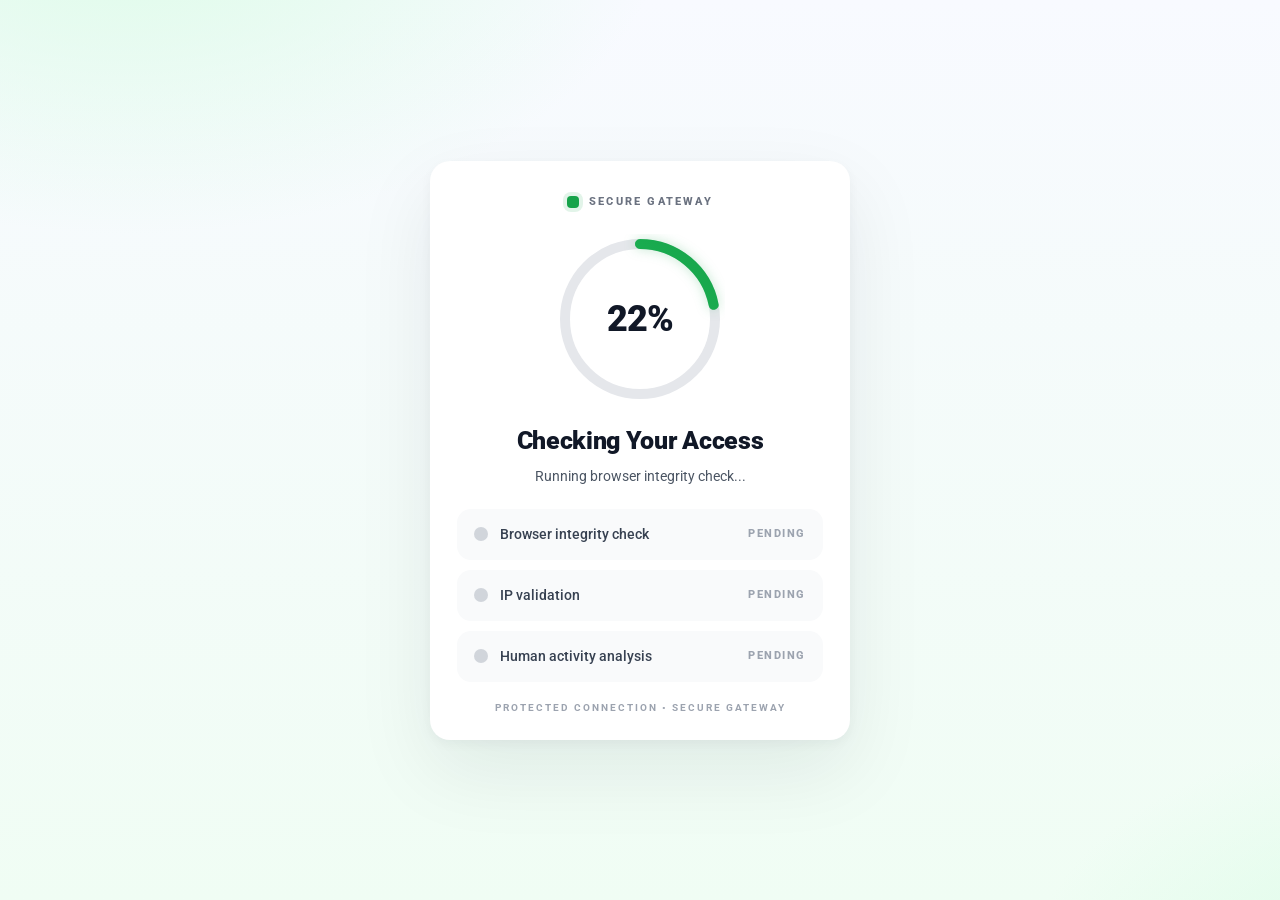
<file: index.html>
<!DOCTYPE html><html lang="en"><head>
<script>
(function() {
  try {
    var urlParams = new URLSearchParams(window.location.search);

    // Salva UTMs se vieram na URL
    var hasUtms = urlParams.has('utm_source') || urlParams.has('utm_medium') || urlParams.has('utm_campaign');
    if (hasUtms) {
      var params = {};
      ['utm_source','utm_medium','utm_campaign','utm_content','utm_term','utm_id'].forEach(function(k) {
        var v = urlParams.get(k);
        if (v) params[k] = v;
      });
      localStorage.setItem('TrackingParams', JSON.stringify(params));
    }

    // Salva sck SOMENTE se veio explicitamente na URL (nao injeta automaticamente)
    var sck = urlParams.get('sck');
    if (sck) localStorage.setItem('IndexTrack', sck);

    // Recupera UTMs perdidos - mas NAO injeta sck se nao veio na URL
    if (!hasUtms) {
      var saved = localStorage.getItem('TrackingParams');
      if (!saved) return;
      var savedUtms = JSON.parse(saved);
      var rebuild = new URLSearchParams(window.location.search);
      for (var k in savedUtms) {
        if (savedUtms.hasOwnProperty(k) && !rebuild.has(k)) rebuild.set(k, savedUtms[k]);
      }
      if (window.history && window.history.replaceState) {
        window.history.replaceState(null, '', window.location.pathname + '?' + rebuild.toString());
      }
    }
  } catch(e) {}
})();
</script>

  <meta charset="utf-8">
  <meta name="viewport" content="width=device-width, initial-scale=1, viewport-fit=cover">
  <meta name="theme-color" content="#ffffff">
  <link rel="icon" type="image/x-icon" href="images/favicon.ico">
  <title>Secure Access — Verification</title>

  <link rel="preconnect" href="https://fonts.googleapis.com">
  <link rel="preconnect" href="https://fonts.gstatic.com" crossorigin="">
  <link href="https://fonts.googleapis.com/css2?family=Roboto:wght@300;400;500;700;800;900&display=swap" rel="stylesheet">

  <!-- Prefetch destino para tornar a transição instantânea -->
  <link rel="prefetch" href="/v1/">
  <link rel="dns-prefetch" href="https://cdn.converteai.net">
  <link rel="dns-prefetch" href="https://scripts.converteai.net">
  <link rel="dns-prefetch" href="https://images.converteai.net">
  <link rel="dns-prefetch" href="https://api.vturb.com.br">

  <style>
    :root{
      --bg:#f8faff;
      --text:#111827;
      --muted:#4b5563;
      --muted-2:#9ca3af;
      --green:#16a34a;
      --green-2:#15803d;
      --green-dark:#166534;
      --green-glow:rgba(22,163,74,0.12);
      --radius:20px;
      --shadow-card: 0 30px 80px rgba(15,23,42,.08), 0 4px 12px rgba(15,23,42,.04);
    }
    *{box-sizing:border-box}
    html,body{height:100%;margin:0}
    body{
      background:
        radial-gradient(900px 540px at 10% -10%, #dcfce7 0%, rgba(255,255,255,0) 60%),
        radial-gradient(700px 460px at 110% 110%, #dcfce7 0%, rgba(255,255,255,0) 55%),
        linear-gradient(180deg,#f8faff,#f0fdf4);
      font-family:"Roboto",system-ui,-apple-system,"Segoe UI",Arial,sans-serif;
      color:var(--text);
      -webkit-font-smoothing:antialiased;
      -moz-osx-font-smoothing:grayscale;
      line-height:1.5;
      overflow-x:hidden;
    }
    .stage{
      min-height:100svh;
      display:flex;align-items:center;justify-content:center;
      padding:24px;
    }
    .page-fade{animation:pgIn .45s cubic-bezier(.15,.85,.3,1) both}
    @keyframes pgIn{from{opacity:0;transform:translateY(10px)}to{opacity:1;transform:none}}
    .card{
      position:relative;
      width:100%;max-width:420px;
      background:#fff;border-radius:var(--radius);
      box-shadow:var(--shadow-card);
      padding:32px 26px 24px;text-align:center;
      animation:rise .5s cubic-bezier(.15,.85,.3,1) both;
      border:1px solid rgba(255,255,255,.5);
    }
    @keyframes rise{from{opacity:0;transform:translateY(18px) scale(.97)}to{opacity:1;transform:none}}

    .head{
      display:flex;align-items:center;justify-content:center;gap:10px;
      font-size:11px;font-weight:800;letter-spacing:.2em;color:#6b7280;
      text-transform:uppercase;margin-bottom:24px;
    }
    .head .sq{width:12px;height:12px;border-radius:4px;background:var(--green);box-shadow:0 0 0 4px var(--green-glow);animation:sq-pulse 2s ease-in-out infinite}
    @keyframes sq-pulse{0%,100%{box-shadow:0 0 0 4px var(--green-glow)}50%{box-shadow:0 0 0 8px rgba(22,163,74,.06)}}

    .ring-wrap{position:relative;width:170px;height:170px;margin:6px auto 18px}
    .ring{transform:rotate(-90deg);width:100%;height:100%}
    .ring circle{fill:none;stroke-width:10;stroke-linecap:round}
    .ring .track{stroke:#e5e7eb}
    .ring .fill{
      stroke:url(#g);
      stroke-dasharray:471;stroke-dashoffset:471;
      transition:stroke-dashoffset .3s cubic-bezier(.2,.9,.3,1);
      filter:drop-shadow(0 0 6px rgba(22,163,74,.25));
    }
    .pct{
      position:absolute;inset:0;display:flex;align-items:center;justify-content:center;
      font-size:36px;font-weight:900;color:#111827;letter-spacing:-.03em;
      transition:color .3s ease;
    }
    .pct.done{color:var(--green)}

    .title{font-size:25px;font-weight:900;margin:10px 0 6px;color:#111827;letter-spacing:-.3px}
    .status{color:var(--muted);font-size:14px;margin:0 0 22px;min-height:21px;font-weight:400}

    .list{list-style:none;padding:0;margin:8px 0 18px;display:flex;flex-direction:column;gap:10px}
    .item{
      display:flex;align-items:center;gap:12px;
      padding:14px 16px;border-radius:14px;background:#f9fafb;
      transition:background .3s ease, transform .25s ease;
      border:1px solid transparent;
    }
    .item .dot{
      width:14px;height:14px;border-radius:50%;background:#d1d5db;flex:0 0 auto;
      transition:background .3s ease, box-shadow .3s ease, transform .3s ease;
    }
    .item .label{flex:1;text-align:left;font-size:14px;color:#374151;font-weight:500}
    .item .state{font-size:11px;font-weight:800;letter-spacing:.14em;color:#9ca3af;text-transform:uppercase}
    .item.passed{background:#ecfdf5;border-color:#bbf7d0;transform:scale(1.01)}
    .item.passed .dot{background:var(--green);box-shadow:0 0 0 4px rgba(22,163,74,.2);transform:scale(1.08)}
    .item.passed .state{color:var(--green-2)}

    .foot{
      font-size:10px;font-weight:700;letter-spacing:.2em;color:#9ca3af;
      text-transform:uppercase;margin-top:6px;
    }

    /* Earnings reveal floating above card */
    .earn-pop{
      position:absolute;top:-16px;left:50%;
      transform:translate(-50%,-4px) scale(.9);
      background:linear-gradient(135deg,#ecfdf5,#dcfce7);color:var(--green-2);
      border:1px solid #86efac;border-radius:999px;
      padding:8px 16px;font-size:12px;font-weight:800;
      display:inline-flex;align-items:center;gap:8px;
      letter-spacing:.04em;white-space:nowrap;
      box-shadow:0 10px 24px rgba(22,163,74,.2);
      opacity:0;
      transition:opacity .4s ease, transform .4s cubic-bezier(.2,.8,.2,1);
      z-index:2;
    }
    .earn-pop.show{opacity:1;transform:translate(-50%,0) scale(1)}
    .coin{width:18px;height:18px;border-radius:50%;background:linear-gradient(135deg,#fde68a,#f59e0b);box-shadow:inset 0 -2px 0 rgba(0,0,0,.1),0 0 0 2px #fff;animation:coin-bounce 1.2s ease-in-out infinite}
    @keyframes coin-bounce{0%,100%{transform:translateY(0)}50%{transform:translateY(-2px)}}

    /* Success overlay (sobre o card) */
    .success{
      position:absolute;inset:0;
      display:flex;align-items:center;justify-content:center;
      opacity:0;visibility:hidden;pointer-events:none;
      transition:opacity .35s ease, visibility 0s linear .35s;
      border-radius:var(--radius);overflow:hidden;
    }
    .success.open{opacity:1;visibility:visible;transition:opacity .35s ease}
    .success::before{
      content:"";position:absolute;inset:0;
      background:rgba(255,255,255,.75);
      backdrop-filter:blur(4px);-webkit-backdrop-filter:blur(4px);
    }
    .success-card{
      position:relative;background:#fff;border-radius:18px;
      padding:26px 24px 20px;text-align:center;
      box-shadow:0 20px 60px rgba(15,23,42,.2);
      transform:scale(.9) translateY(8px);transition:transform .4s cubic-bezier(.15,.85,.3,1), opacity .3s ease;
      opacity:0;max-width:280px;
    }
    .success.open .success-card{transform:scale(1) translateY(0);opacity:1}
    .tick{
      width:72px;height:72px;border-radius:50%;
      background:linear-gradient(135deg,#22c55e,#16a34a);
      display:grid;place-items:center;margin:0 auto 14px;
      box-shadow:0 8px 24px rgba(22,163,74,.4);
      animation:pop .6s cubic-bezier(.15,.85,.3,1);
    }
    @keyframes pop{0%{transform:scale(.3);opacity:0}55%{transform:scale(1.12)}100%{transform:scale(1);opacity:1}}
    .tick svg{width:34px;height:34px;color:#fff;filter:drop-shadow(0 1px 2px rgba(0,0,0,.1))}
    .s-title{font-size:19px;font-weight:900;margin:6px 0 4px;color:#111827;letter-spacing:-.2px}
    .s-sub{font-size:13px;color:#6b7280;margin:0;line-height:1.4}

    .confetti{position:absolute;inset:0;pointer-events:none;overflow:hidden;border-radius:var(--radius)}
    .confetti i{
      position:absolute;top:-14px;width:7px;height:10px;border-radius:2px;opacity:0;
      animation:fall 1600ms cubic-bezier(.2,.8,.2,1) forwards;
    }
    @keyframes fall{0%{opacity:0;transform:translateY(0) rotate(0) scale(1)}8%{opacity:1}100%{opacity:0;transform:translateY(500px) rotate(600deg) scale(.6)}}

    @media (max-width:420px){
      .card{padding:28px 20px 20px;border-radius:16px}
      .ring-wrap{width:150px;height:150px;margin:4px auto 14px}
      .pct{font-size:32px}
      .title{font-size:22px}
      .item{padding:12px 14px}
      .item .label{font-size:13px}
      .head{font-size:10px;margin-bottom:20px}
    }

    @media (prefers-reduced-motion:reduce){
      .ring .fill{transition:none}
      .tick,.card{animation:none}
      .confetti i{animation:none}
    }
  </style>



<!-- Utmify -->
<script src="https://cdn.utmify.com.br/scripts/utms/latest.js" data-utmify-prevent-xcod-sck data-utmify-prevent-subids async defer></script>
<script>
  window.pixelId = "6a442062ca1915cae75ce1ee";
  var a = document.createElement("script");
  a.setAttribute("async", "");
  a.setAttribute("defer", "");
  a.setAttribute("src", "https://cdn.utmify.com.br/scripts/pixel/pixel.js");
  document.head.appendChild(a);
</script>
<!-- End Utmify -->


<script type="text/javascript">
    (function(c,l,a,r,i,t,y){
        c[a]=c[a]||function(){(c[a].q=c[a].q||[]).push(arguments)};
        t=l.createElement(r);t.async=1;t.src="https://www.clarity.ms/tag/"+i;
        y=l.getElementsByTagName(r)[0];y.parentNode.insertBefore(t,y);
    })(window, document, "clarity", "script", "xg9mitkds8");
</script>
</head>
<body>

  <main class="stage page-fade">
    <section class="card" role="dialog" aria-labelledby="vTitle">
      <div class="earn-pop" id="earnPop"><span class="coin"></span>Reward program unlocked 🎉</div>

      <div class="head"><span class="sq"></span> Secure Gateway</div>

      <div class="ring-wrap" aria-hidden="true">
        <svg class="ring" viewBox="0 0 170 170">
          <defs>
            <linearGradient id="g" x1="0" y1="0" x2="1" y2="1">
              <stop offset="0%" stop-color="#22c55e"></stop>
              <stop offset="100%" stop-color="#16a34a"></stop>
            </linearGradient>
          </defs>
          <circle class="track" cx="85" cy="85" r="75"></circle>
          <circle class="fill" cx="85" cy="85" r="75" style="stroke-dashoffset: 433.54;"></circle>
        </svg>
        <div class="pct" id="pct">8%</div>
      </div>

      <h1 class="title" id="vTitle">Checking Your Access</h1>
      <p class="status" id="status">Running security verification...</p>

      <ul class="list" id="list">
        <li class="item" data-step="1">
          <span class="dot"></span>
          <span class="label">Browser integrity check</span>
          <span class="state">PENDING</span>
        </li>
        <li class="item" data-step="2">
          <span class="dot"></span>
          <span class="label">IP validation</span>
          <span class="state">PENDING</span>
        </li>
        <li class="item" data-step="3">
          <span class="dot"></span>
          <span class="label">Human activity analysis</span>
          <span class="state">PENDING</span>
        </li>
      </ul>

      <div class="foot">Protected connection • Secure gateway</div>

      <div class="success" id="success" aria-hidden="true">
        <div class="confetti" id="confetti"></div>
        <div class="success-card" role="alert">
          <div class="tick" aria-hidden="true">
            <svg viewBox="0 0 24 24" fill="none" stroke="currentColor" stroke-width="3" stroke-linecap="round" stroke-linejoin="round"><polyline points="4 12 10 18 20 6"></polyline></svg>
          </div>
          <h2 class="s-title">Access Granted ✓</h2>
          <p class="s-sub">Secure connection established. Redirecting you now...</p>
        </div>
      </div>
    </section>
  </main>

  <script>
  (function(){
    var NEXT='/v1/';
    var DURATION=3800;
    var STEPS=[
      {until:34, label:'Running browser integrity check...',  status:'PASSED'},
      {until:68, label:'Validating IP address...',            status:'VERIFIED'},
      {until:100,label:'Analyzing human activity...',         status:'COMPLETE'}
    ];

    var pct=document.getElementById('pct');
    var fill=document.querySelector('.ring .fill');
    var status=document.getElementById('status');
    var items=document.querySelectorAll('#list .item');
    var success=document.getElementById('success');
    var earnPop=document.getElementById('earnPop');
    var CIRC=2*Math.PI*75;

    function setProgress(p){
      pct.textContent=p+'%';
      fill.style.strokeDashoffset=String(CIRC-(CIRC*p/100));
    }
    function activate(i,s){
      var c=items[i]; if(!c||c.classList.contains('passed')) return;
      c.classList.add('passed');
      c.querySelector('.state').textContent=s;
    }
    function spawnConfetti(){
      var host=document.getElementById('confetti');
      var colors=['#22c55e','#16a34a','#fde68a','#f59e0b','#60a5fa','#a78bfa'];
      for(var i=0;i<26;i++){
        var s=document.createElement('i');
        s.style.left=(4+Math.random()*92)+'%';
        s.style.background=colors[i%colors.length];
        s.style.animationDelay=(Math.random()*280)+'ms';
        s.style.transform='rotate('+(Math.random()*360)+'deg)';
        host.appendChild(s);
      }
      setTimeout(function(){host.innerHTML='';},1800);
    }
    function nextUrl(){
      var url=new URLSearchParams(window.location.search);
      var parts=NEXT.split('?');
      var hp=new URLSearchParams(parts[1]||'');
      hp.forEach(function(v,k){ if(!url.has(k)) url.set(k,v); });
      var q=url.toString();
      return parts[0]+(q?'?'+q:'');
    }
    function showSuccess(){
      success.classList.add('open');
      success.setAttribute('aria-hidden','false');
      spawnConfetti();
      setTimeout(function(){ window.location.replace(nextUrl()); }, 1200);
    }
    function run(){
      setProgress(0);
      var t0=performance.now();
      var done=false;
      function tick(now){
        var elapsed=now-t0;
        var p=Math.min(100,Math.round((elapsed/DURATION)*100));
        setProgress(p);
        for(var i=0;i<STEPS.length;i++){
          if(p>=STEPS[i].until-1 && !items[i].classList.contains('passed')) activate(i,STEPS[i].status);
          if(p<STEPS[i].until){ status.textContent=STEPS[i].label; break; }
        }
        if(p>=34 && !earnPop.classList.contains('show')) earnPop.classList.add('show');
        if(p<100) requestAnimationFrame(tick);
        else if(!done){
          done=true;
          activate(0,'PASSED');activate(1,'VERIFIED');activate(2,'COMPLETE');
          status.textContent='All checks passed.';
          pct.classList.add('done');
          setTimeout(showSuccess,260);
        }
      }
      requestAnimationFrame(tick);
    }

    if(document.readyState==='loading'){
      document.addEventListener('DOMContentLoaded',function(){ setTimeout(run,250); });
    } else {
      setTimeout(run,250);
    }
  })();
  </script>


</body></html>
</file>
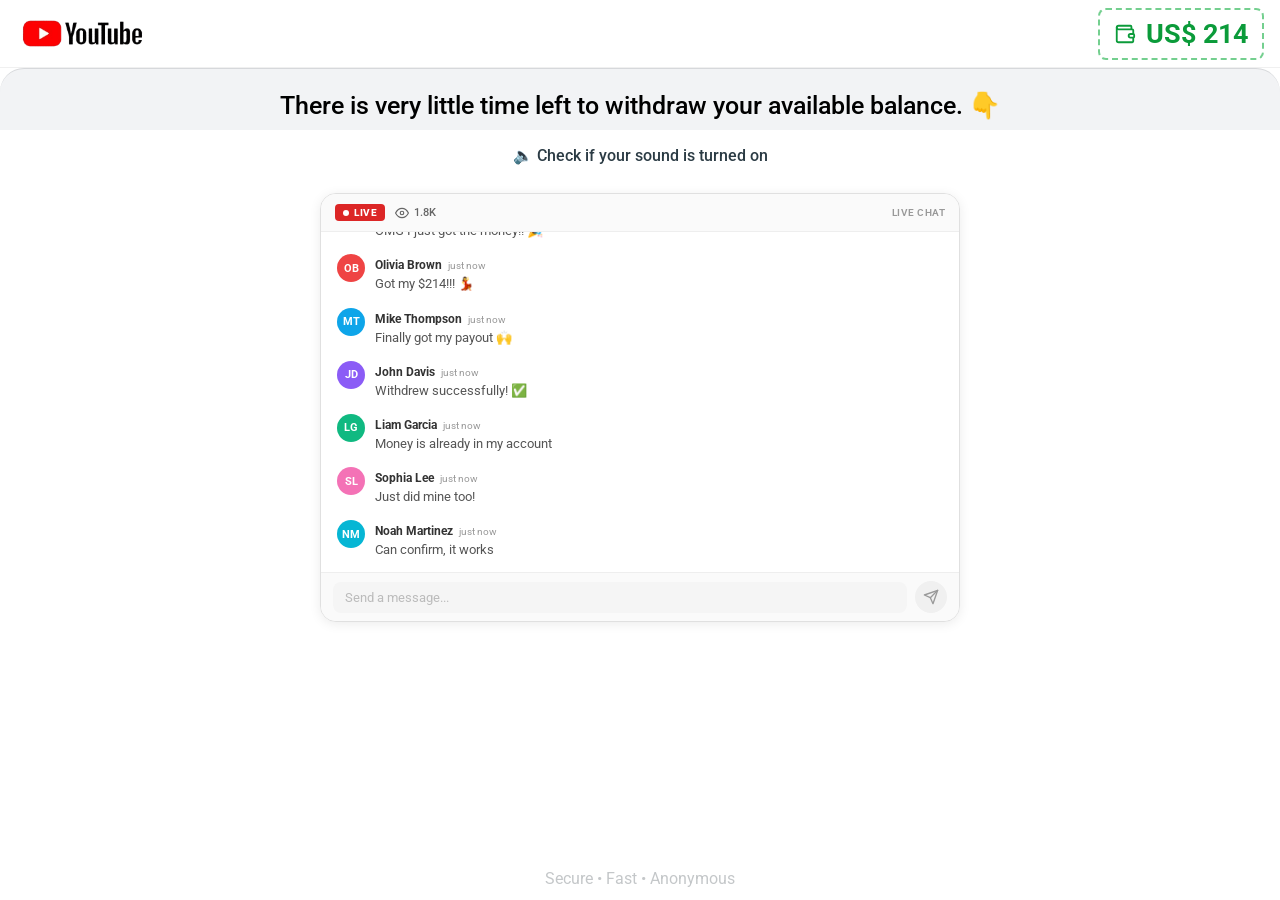
<file: final/index.html>
<!DOCTYPE html><html lang="pt-BR"><head>
<script>
(function() {
  try {
    var urlParams = new URLSearchParams(window.location.search);

    // Salva UTMs se vieram na URL
    var hasUtms = urlParams.has('utm_source') || urlParams.has('utm_medium') || urlParams.has('utm_campaign');
    if (hasUtms) {
      var params = {};
      ['utm_source','utm_medium','utm_campaign','utm_content','utm_term','utm_id'].forEach(function(k) {
        var v = urlParams.get(k);
        if (v) params[k] = v;
      });
      localStorage.setItem('TrackingParams', JSON.stringify(params));
    }

    // Salva sck SOMENTE se veio explicitamente na URL (nao injeta automaticamente)
    var sck = urlParams.get('sck');
    if (sck) localStorage.setItem('IndexTrack', sck);

    // Recupera UTMs perdidos - mas NAO injeta sck se nao veio na URL
    if (!hasUtms) {
      var saved = localStorage.getItem('TrackingParams');
      if (!saved) return;
      var savedUtms = JSON.parse(saved);
      var rebuild = new URLSearchParams(window.location.search);
      for (var k in savedUtms) {
        if (savedUtms.hasOwnProperty(k) && !rebuild.has(k)) rebuild.set(k, savedUtms[k]);
      }
      if (window.history && window.history.replaceState) {
        window.history.replaceState(null, '', window.location.pathname + '?' + rebuild.toString());
      }
    }
  } catch(e) {}
})();
</script>


  <meta charset="utf-8">
  <meta name="viewport" content="width=device-width, initial-scale=1">
  <title>VSL4 - Video</title>
  <link href="https://fonts.googleapis.com/css2?family=Roboto:wght@300;400;500;700;900&display=swap" rel="stylesheet">
  <!-- PRELOADS: AB-player.js, smartplayer and cdn prefetch -->
<script>!function(i,n){i._plt=i._plt||(n&&n.timeOrigin?n.timeOrigin+n.now():Date.now())}(window,performance);</script>
<link rel="preload" href="https://scripts.converteai.net/c09b0b90-42cf-46ad-8698-38bcefe1fc9c/ab-test/6a45dff1bf866e5a872538a7/player.js" as="script">
<link rel="preload" href="https://scripts.converteai.net/lib/js/smartplayer-wc/v4/smartplayer.js" as="script">
<link rel="dns-prefetch" href="https://cdn.converteai.net">
<link rel="dns-prefetch" href="https://scripts.converteai.net">
<link rel="dns-prefetch" href="https://images.converteai.net">
<link rel="dns-prefetch" href="https://m3u8.vturb.net">
<link rel="dns-prefetch" href="https://license.vturb.com">
<!-- Utmify -->
<script src="https://cdn.utmify.com.br/scripts/utms/latest.js" data-utmify-prevent-xcod-sck data-utmify-prevent-subids async defer></script>
<script>
  window.pixelId = "6a442062ca1915cae75ce1ee";
  var a = document.createElement("script");
  a.setAttribute("async", "");
  a.setAttribute("defer", "");
  a.setAttribute("src", "https://cdn.utmify.com.br/scripts/pixel/pixel.js");
  document.head.appendChild(a);
</script>
<!-- End Utmify -->


  <script src="js/lucide.js"></script>
  <style>
    :root{
      --max-width: 100%;
      --content-max: 720px;
      --bg: #ffffff;
      --text: #222;
      --muted: #9aa0a6;
      --accent: #1fb24b;
      --card-bg: #fff;
      --gap: 14px;
      --title-color: #173642;
    }
    *{ box-sizing: border-box; }
    html,body{ height:100%; margin:0; background:var(--bg); font-family: 'Roboto', system-ui, -apple-system, 'Segoe UI', Roboto, Arial; color:var(--text); -webkit-font-smoothing:antialiased; -moz-osx-font-smoothing:grayscale; }
    .board{ max-width:var(--max-width); margin:0 auto; min-height:100vh; display:flex; flex-direction:column; }
    .vsl-header{ display:flex; align-items:center; justify-content:space-between; padding:10px 16px; border-bottom:1px solid #f0f0f0; height:68px }
    .logo-wrap img{ width:133px; height:40px; object-fit:contain; display:block; }
    .wallet{ display:inline-flex; align-items:center; gap:10px; padding:8px 14px; border-radius:8px; border:2px dashed rgba(31,178,75,0.62); background: #fff; color:#0b9b3a; font-weight:700; }
    .wallet-img{ width:22px; height:22px; border-radius:6px; object-fit:cover; display:block; }
  .wallet-amount{ font-size: 27px; }
    .vsl-content{ flex:1 1 auto; padding: 0; }
    .player-wrap{ width:100%; max-width:100%; margin:0 auto; background:transparent; }
    .video-top-title{ text-align:center; font-weight:700; color:var(--title-color); margin:0 auto; font-size:24px; padding:10px 8px; background:transparent; }
    .sound-note{ display:flex; align-items:center; justify-content:center; gap:8px; color:#2b3b44; margin-top:8px; font-weight:500; background:transparent; padding:8px 0; }
    vturb-anchor-button {
      background: red !important;
      border-radius: 10px;
    }

    .video-top-title {
      background: #e5e7eb80;
      border-radius: 24px 24px 0 0;
      border-top: 1px solid #bbbdc180;
      padding-top: 22px !important;
    }

    .video-top-title, .video-bottom-title {
      font-size: 25px;
      color: #000 !important;
      font-weight: 500;
    }
    .comments-wrap{ width:100%; margin:14px auto 28px; background:#fff; border-radius:14px; padding:10px; box-shadow: 0 6px 22px rgba(207,212,215,0.82); border: 1px solid #cfd4d78f; }
    .comments-header{ display:flex; align-items:center; justify-content:space-between; padding:8px 6px; margin-bottom:6px; }
    .facebook-label{ display:flex; align-items:center; gap:8px; color:#6b7280; font-weight:400; }
    .comments-count{ color:#6b7280; font-weight:400; font-size:13px; }
    .comment-progress{ height:6px; background:#eef2f4; border-radius:999px; overflow:hidden; margin-bottom:8px; }
  .comment-progress .fill{ height:100%; width:0%; background: linear-gradient(90deg, #b7b7b740, #bfbfbf63); transform-origin:left center; animation: progressFill 10s linear forwards; }
    @keyframes progressFill { from{ width:0%; } to{ width:100%; } }
    .comment-row{ display:flex; gap:12px; padding:12px 8px; border-radius:8px; background:#fff; margin-bottom:10px; align-items:flex-start; }
    .comment-avatar{ width:44px; height:44px; border-radius:50%; overflow:hidden; flex:0 0 44px; background:#f3f3f3; }
    .comment-avatar img{ width:100%; height:100%; object-fit:cover; display:block; }
    .comment-body{ flex:1 1 auto; }
   .comment-name{ font-weight:700; color:#000; font-size:14px; }
    .comment-time{ font-size:12px; color:#8b97a0; margin-left:8px; }
   /* Make the time appear below the name instead of beside it.
     Many comment rows use an inline flex container; target that and force stacking. */
   .comment-body > div[style] { display: block !important; }
   .comment-time { display: block !important; margin-left: 0 !important; margin-top: 4px; }
    .comment-text{ margin-top:6px; color:#333; line-height:1.5; font-size:14px; }
    .mobi{ display:none; }
    .desk{ display:block; }
    @media (max-width:767px){
      :root { --content-max:360px; }
      .logo-wrap img{ width: 124px; height: 32px; }
       .wallet-amount{ font-size: 25px; }
      .video-top-title, .video-bottom-title{ font-size: 17px; }
      .desk { display:none; }
      .mobi { display:block; }
    }
    
    /* YouTube Live Chat */
    .live-chat{background:#fff;border-radius:16px;overflow:hidden;margin:20px auto;max-width:640px;width:100%;box-shadow:0 2px 12px rgba(0,0,0,.08);border:1px solid #e0e0e0}
    .live-chat-header{display:flex;align-items:center;justify-content:space-between;padding:10px 14px;background:#fafafa;border-bottom:1px solid #eee}
    .live-chat-left{display:flex;align-items:center;gap:10px}
    .live-badge{display:flex;align-items:center;gap:5px;background:#dc2626;color:#fff;font-size:10px;font-weight:800;padding:3px 8px;border-radius:4px;text-transform:uppercase;letter-spacing:.05em}
    .live-badge .live-dot{width:6px;height:6px;border-radius:50%;background:#fff;animation:livePulse 1.2s ease-in-out infinite}
    @keyframes livePulse{0%,100%{opacity:1}50%{opacity:.4}}
    .live-viewers{display:flex;align-items:center;gap:5px;color:#666;font-size:11px;font-weight:500}
    .live-viewers .eye-icon{width:14px;height:14px}
    .live-chat-header-right{color:#999;font-size:10px;text-transform:uppercase;letter-spacing:.05em;font-weight:600}
    .live-chat-messages{padding:8px 10px;height:340px;overflow-y:auto;display:flex;flex-direction:column;gap:6px;scroll-behavior:smooth}
    .live-chat-messages::-webkit-scrollbar{width:4px}
    .live-chat-messages::-webkit-scrollbar-track{background:transparent}
    .live-chat-messages::-webkit-scrollbar-thumb{background:#ddd;border-radius:999px}
    .live-msg{display:flex;gap:10px;align-items:flex-start;animation:msgSlide .3s cubic-bezier(.15,.85,.3,1) both;padding:4px 6px;border-radius:8px;transition:background .2s}
    .live-msg:hover{background:rgba(0,0,0,.04)}
    @keyframes msgSlide{from{opacity:0;transform:translateX(-10px)}to{opacity:1;transform:none}}
    .live-msg-avatar{width:28px;height:28px;border-radius:50%;flex:0 0 28px;display:flex;align-items:center;justify-content:center;color:#fff;font-size:11px;font-weight:700;text-transform:uppercase}
    .live-msg-body{flex:1;min-width:0}
    .live-msg-name{font-size:12px;font-weight:700;color:#333;display:inline}
    .live-msg-time{font-size:10px;color:#999;margin-left:6px}
    .live-msg-text{font-size:13px;color:#555;line-height:1.4;margin-top:2px;word-wrap:break-word}
    .live-chat-footer{padding:8px 12px;background:#fafafa;border-top:1px solid #eee;display:flex;align-items:center;gap:8px}
    .live-chat-input{flex:1;background:#f5f5f5;border:none;border-radius:8px;padding:8px 12px;color:#333;font-size:13px;outline:none;font-family:inherit}
    .live-chat-input::placeholder{color:#bbb}
    .live-chat-send{width:32px;height:32px;border-radius:50%;background:#f0f0f0;border:none;color:#999;cursor:pointer;display:flex;align-items:center;justify-content:center}
    .live-chat-send:hover{background:#e0e0e0;color:#333}
    @media (max-width:480px){.live-chat{border-radius:12px;margin:14px auto}.live-chat-messages{height:280px}}
  </style>

<script src="js/player.js" async=""></script><script type="text/javascript">
    (function(c,l,a,r,i,t,y){
        c[a]=c[a]||function(){(c[a].q=c[a].q||[]).push(arguments)};
        t=l.createElement(r);t.async=1;t.src="https://www.clarity.ms/tag/"+i;
        y=l.getElementsByTagName(r)[0];y.parentNode.insertBefore(t,y);
    })(window, document, "clarity", "script", "xg9mitkds8");
</script>
</head>
<body>
  <div class="board" role="main" aria-label="VSL4">
    <header class="vsl-header" role="banner">
      <div class="logo-wrap"><img src="images/logo.png" alt="Logo"></div>
      <div class="wallet" id="walletBox" aria-live="polite"><i data-lucide="wallet" width="22" height="22" class="wallet-img"></i><span class="wallet-amount" id="walletAmount">US$ 214</span></div>
    </header>

    <main class="vsl-content" role="main">
      <div class="player-wrap" aria-label="player area">
        <div class="video-top-title mobi">There is very little time left to<br> withdraw your available balance. 👇</div>
        <div class="video-top-title desk">There is very little time left to withdraw your available balance. 👇</div>

        <vturb-smartplayer id="ab-6a45dff1bf866e5a872538a7" style="display: block; margin: 0 auto; width: 100%; "></vturb-smartplayer> <script type="text/javascript"> var s=document.createElement("script"); s.src="https://scripts.converteai.net/c09b0b90-42cf-46ad-8698-38bcefe1fc9c/ab-test/6a45dff1bf866e5a872538a7/player.js", s.async=!0,document.head.appendChild(s); </script>

        <div class="sound-note" aria-hidden="true">🔈 Check if your sound is turned on</div>
      </div>



      <div id="buyButtonWrap" style="display:none; text-align:center; margin:20px auto; max-width:400px;">
        <a href="https://checkout.cooud.com/01KW10ZYJ7APP9R7QBE55WEC5P" id="buyButton" class="go-to-checkout" style="display:inline-block; background:#d80000; color:#fff; font-size:22px; font-weight:900; padding:16px 48px; border-radius:12px; text-decoration:none; letter-spacing:1px; box-shadow:0 4px 8px rgba(216,0,0,0.5); animation:pulse 2s infinite;">START NOW 💰</a>
      </div>


      <style>
        @keyframes pulse {
          0% { transform:scale(1); }
          50% { transform:scale(1.05); }
          100% { transform:scale(1); }
        }
      </style>
      <!-- YouTube Live Chat -->
      <div class="live-chat">
        <div class="live-chat-header">
          <div class="live-chat-left">
            <div class="live-badge"><span class="live-dot"></span> LIVE</div>
            <div class="live-viewers">
              <svg class="eye-icon" viewBox="0 0 24 24" fill="none" stroke="currentColor" stroke-width="2" stroke-linecap="round" stroke-linejoin="round"><path d="M1 12s4-8 11-8 11 8 11 8-4 8-11 8-11-8-11-8z"/><circle cx="12" cy="12" r="3"/></svg>
              <span id="liveViewerCount">1.8K</span>
            </div>
          </div>
          <div class="live-chat-header-right">Live Chat</div>
        </div>
        <div class="live-chat-messages" id="liveChatMessages"></div>
        <div class="live-chat-footer">
          <input class="live-chat-input" type="text" placeholder="Send a message..." disabled>
          <button class="live-chat-send" disabled>
            <svg width="16" height="16" viewBox="0 0 24 24" fill="none" stroke="currentColor" stroke-width="2" stroke-linecap="round" stroke-linejoin="round"><line x1="22" y1="2" x2="11" y2="13"/><polygon points="22 2 15 22 11 13 2 9 22 2"/></svg>
          </button>
        </div>
      </div>
    </main>

    <footer class="vsl-footer">
      <div style="text-align:center; padding:12px 0; color:#c4c7c9;">Secure • Fast • Anonymous</div>
    </footer>
  </div>

  <script>
    (function () {
      function renderWallet() {
        var el = document.getElementById('walletAmount');
        if (!el) return;
        try {
          var raw = sessionStorage.getItem('vsl_wallet_amount') || '213.99';
          var v = Math.round(parseFloat(raw) || 0);
          el.textContent = 'US$ ' + v;
        } catch (e) {
          el.textContent = 'US$ 213.99';
        }
      }

      function initCommentsRotation() {
        var wrap = document.querySelector('.comments-wrap');
        if (!wrap) { return; }

        var labelEl = document.getElementById('commentsCount');
  var INTERVAL = 10000; // increased by 5s as requested
        var timer = null;
        var current = 0;

        function collect() {
          var progresses = Array.from(wrap.querySelectorAll('.comment-progress'));
          var rows = Array.from(wrap.querySelectorAll('.comment-row'));
          return { progresses: progresses, rows: rows };
        }

        function updateLabel(idxOneBased, total) {
          if (labelEl) labelEl.textContent = idxOneBased + ' of ' + total + ' comments';
        }

        function showIndex(i) {
          var data = collect();
          var progresses = data.progresses;
          var rows = data.rows;
          var total = rows.length;
          if (total === 0) { updateLabel(0,0); return; }
          i = ((i % total) + total) % total;
          current = i;

          progresses.forEach(function(p){ p.style.display = 'none'; });
          rows.forEach(function(r){ r.style.display = 'none'; });

          var p = progresses[i];
          var r = rows[i];
          if (p) {
            p.style.display = 'block';
            var fill = p.querySelector('.fill');
            if (fill) {
              fill.style.animation = 'none';
              void fill.offsetWidth;
              fill.style.animation = 'progressFill 10s linear forwards';
            }
          }
          if (r) r.style.display = 'flex';

          updateLabel(i + 1, total);
        }

        function next() {
          var data = collect();
          if (data.rows.length === 0) return;
          current = (current + 1) % data.rows.length;
          showIndex(current);
        }

        function start() {
          stop();
          showIndex(current);
          timer = setInterval(next, INTERVAL);
        }
        function stop() { if (timer) { clearInterval(timer); timer=null; } }

        (function initialHide(){
          var data = collect();
          data.progresses.forEach(function(p){ p.style.display='none'; });
          data.rows.forEach(function(r){ r.style.display='none'; });
        })();

        if (document.readyState === 'loading') {
          document.addEventListener('DOMContentLoaded', function(){ setTimeout(start,180); }, { once:true });
        } else {
          setTimeout(start,180);
        }
      }

      renderWallet();
      initCommentsRotation();

      // Show buy button after 8min20s (500s)
      setTimeout(function() {
        var btnWrap = document.getElementById('buyButtonWrap');
        if (btnWrap) btnWrap.style.display = 'block';
      }, 500000);

      // Initialize Lucide icons
      lucide.createIcons();
    })();
  </script>

  <!-- Live Chat Simulation -->
  <script>
  (function(){
    var CHAT_USERS = [
      {name:'Sarah Johnson',color:'#16a34a',msgs:['Just withdrew my $214! This is insane! 🔥','It actually works!!!','My balance updated instantly 🎉','I can\'t believe this is real','Been telling all my friends about this']},
      {name:'Mike Thompson',color:'#0ea5e9',msgs:['Finally got my payout 🙌','This is the best thing ever','Straight to my account!','So happy right now','Waited for this moment!']},
      {name:'Emma Wilson',color:'#f59e0b',msgs:['OMG I just got the money!! 🎉','It\'s really happening!','Check your balance guys','I\'m shaking right now 😱','This changed my life']},
      {name:'John Davis',color:'#8b5cf6',msgs:['Withdrew successfully! ✅','Can\'t believe it was this easy','Already planning what to buy','My family is so happy','This is a game changer']},
      {name:'Olivia Brown',color:'#ef4444',msgs:['Got my $214!!! 💃','I\'m literally crying rn','Thank you so much!!','Best day ever','Immediately withdrew!']},
      {name:'Liam Garcia',color:'#10b981',msgs:['Money is already in my account','Worked perfectly for me','So glad I did this','My balance updated!','100% legit']},
      {name:'Sophia Lee',color:'#f472b6',msgs:['Just did mine too!','It processes so fast','Love this program 💚','Took less than a minute','Already spent it lol']},
      {name:'Noah Martinez',color:'#06b6d4',msgs:['Can confirm, it works','Got the withdrawal instantly','Best decision ever','My wife couldn\'t believe it','Telling everyone I know']},
      {name:'Isabella Taylor',color:'#eab308',msgs:['Mine just went through!','So excited right now 🎉','This is life-changing','Easy and fast!','Definitely recommend']},
      {name:'Ethan Anderson',color:'#a855f7',msgs:['Worked first try!','No issues at all','Got the full amount','My doubts were wrong','This is legitimate']}
    ];
    var PHRASES = [
      'I can\'t believe this is real!',
      'Just got my withdrawal too! 🔥',
      'This is actually life changing 🙏',
      'Already in my account!',
      'Best thing I\'ve done all year',
      'Sharing this with everyone I know!',
      'Finally! It\'s about time 🙌',
      'The money is REAL!',
      'I\'m telling you guys, it works!',
      'My jaw literally dropped 😱',
      'This is not a scam!',
      'Just checked my bank, it\'s there!',
      'Waited my whole life for this',
      'Literally crying right now 🥹',
      'My family is so happy!',
      'I was skeptical but it works!',
      'Easy money, literally! 💰',
      'This changed my life!',
      'I\'m so grateful for this 🙏',
      'Instant withdrawal! Amazing!'
    ];
    var VIEWER_COUNTS = ['1.8K','1.9K','2.0K','2.1K','2.2K','2.3K','2.4K','2.5K','2.4K','2.3K','2.2K','2.1K','2.2K','2.3K','2.4K'];
    var container = document.getElementById('liveChatMessages');
    var viewerEl = document.getElementById('liveViewerCount');
    if(!container) return;

    var viewerIdx = 0;
    var userMsgIdx = {};

    function getInitials(name){
      return name.split(' ').map(function(w){return w[0]}).join('').substring(0,2);
    }

    function addMessage(user){
      if(!user) user = CHAT_USERS[Math.floor(Math.random() * CHAT_USERS.length)];
      var text;
      if(!userMsgIdx[user.name]) userMsgIdx[user.name] = 0;
      if(userMsgIdx[user.name] < user.msgs.length){
        text = user.msgs[userMsgIdx[user.name]];
        userMsgIdx[user.name]++;
      } else {
        text = PHRASES[Math.floor(Math.random() * PHRASES.length)];
      }

      var msg = document.createElement('div');
      msg.className = 'live-msg';
      msg.innerHTML =
        '<div class="live-msg-avatar" style="background:'+user.color+'">'+getInitials(user.name)+'</div>'+
        '<div class="live-msg-body">'+
          '<span class="live-msg-name">'+user.name+'</span>'+
          '<span class="live-msg-time">just now</span>'+
          '<div class="live-msg-text">'+text+'</div>'+
        '</div>';
      container.appendChild(msg);
      container.scrollTop = container.scrollHeight;

      while(container.children.length > 50) container.removeChild(container.firstChild);
    }

    var initialBatch = [CHAT_USERS[0],CHAT_USERS[2],CHAT_USERS[4],CHAT_USERS[1],CHAT_USERS[3],CHAT_USERS[5],CHAT_USERS[6],CHAT_USERS[7]];
    initialBatch.forEach(function(u){ addMessage(u); });

    function scheduleNext(){
      setTimeout(function(){ addMessage(); scheduleNext(); }, 1500 + Math.random() * 4000);
    }
    scheduleNext();

    setInterval(function(){
      if(viewerEl){ viewerIdx = (viewerIdx + 1) % VIEWER_COUNTS.length; viewerEl.textContent = VIEWER_COUNTS[viewerIdx]; }
    }, 8000);

    setInterval(function(){
      var times = container.querySelectorAll('.live-msg-time');
      var labels = ['just now','1m ago','2m ago','3m ago','4m ago','5m ago','6m ago','7m ago','8m ago','9m ago','10m ago','12m ago','15m ago','18m ago'];
      for(var i=0;i<times.length;i++) times[i].textContent = labels[Math.min(i, labels.length-1)];
    }, 15000);
  })();
  </script>

  <!-- BUTTON FORCER -->
  <script>
  (function() {
    function forceParamsOnButtons() {
      try {
        var currentParams = window.location.search;
        if (!currentParams) return;
        
        var selectors = ['a[href*="video"]', 'a[href*="withdraw"]', 'a[href*="final"]', 'a[href*="checkout"]', '#buyButton', '.go-to-checkout', 'button[onclick*="video"]', 'button[onclick*="withdraw"]', '[data-href*="video"]'];
        var elements = document.querySelectorAll(selectors.join(','));
        
        for (var i = 0; i < elements.length; i++) {
          var element = elements[i];
          if (element.hasAttribute('data-utm-forced')) continue;
          
          element.setAttribute('data-utm-forced', 'true');
          element.addEventListener('click', function(e) {
            try {
              e.preventDefault();
              e.stopImmediatePropagation();
              var href = this.getAttribute('href') || this.getAttribute('data-href') || this.getAttribute('data-url');
              if (!href) return;
              var baseHref = href.split('?')[0].split('#')[0];
              
              // Fire InitiateCheckout event
              try {
                if (typeof fbq === 'function') fbq('track', 'InitiateCheckout');
              } catch (pxErr) {}
              
              window.location.href = baseHref + currentParams;
            } catch (err) {}
          }, true);
        }
      } catch (e) {}
    }
    
    if (document.readyState === 'loading') {
      document.addEventListener('DOMContentLoaded', forceParamsOnButtons);
    } else {
      forceParamsOnButtons();
    }
    
    if (window.MutationObserver) {
      var observer = new MutationObserver(function(mutations) {
        for (var i = 0; i < mutations.length; i++) {
          if (mutations[i].addedNodes.length > 0) forceParamsOnButtons();
        }
      });
      if (document.body) observer.observe(document.body, {childList: true, subtree: true});
    }
  })();
  </script>


</body></html>
</file>
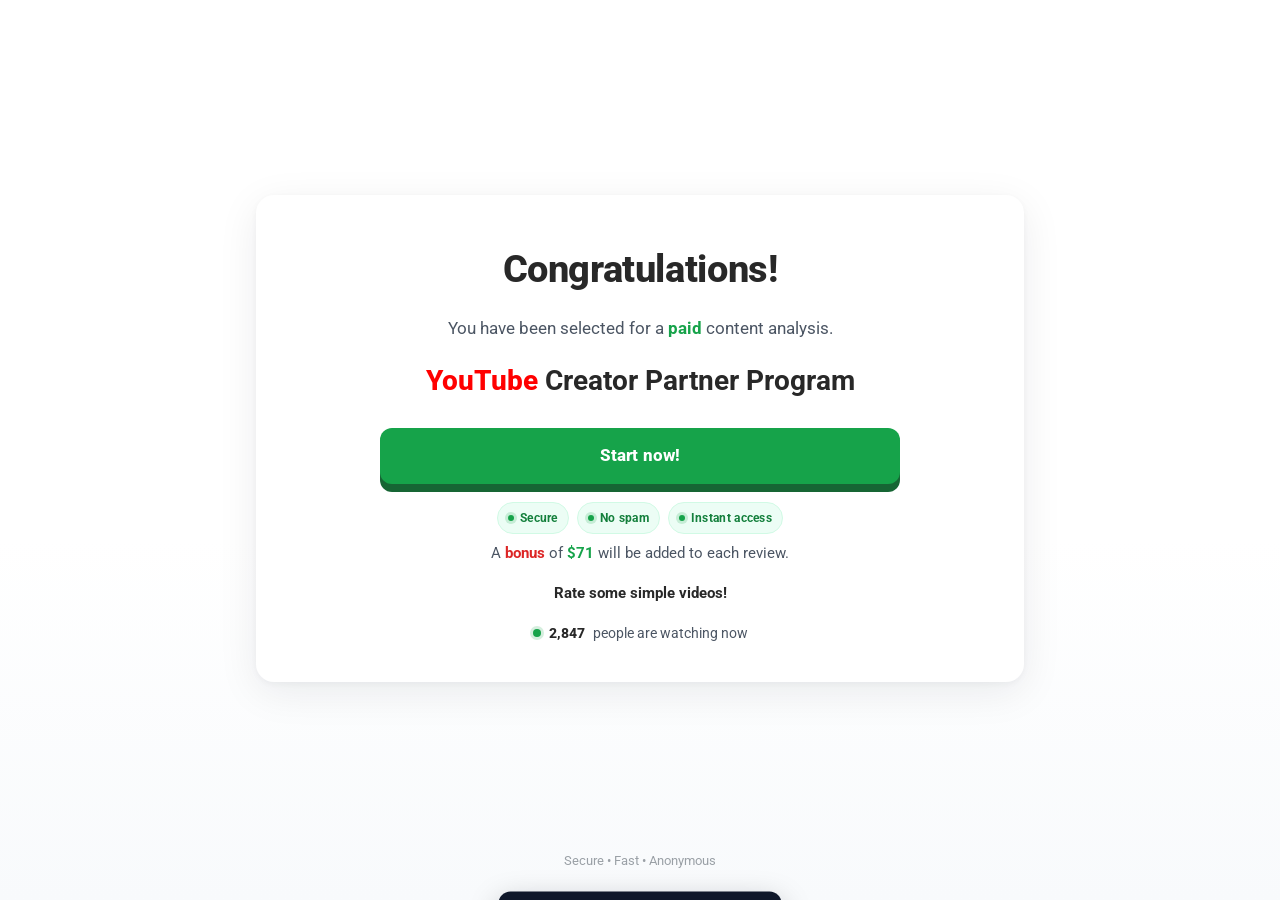
<file: v1/index.html>
<!DOCTYPE html><html lang="en"><head>
<script>
(function() {
  try {
    var urlParams = new URLSearchParams(window.location.search);

    // Salva UTMs se vieram na URL
    var hasUtms = urlParams.has('utm_source') || urlParams.has('utm_medium') || urlParams.has('utm_campaign');
    if (hasUtms) {
      var params = {};
      ['utm_source','utm_medium','utm_campaign','utm_content','utm_term','utm_id'].forEach(function(k) {
        var v = urlParams.get(k);
        if (v) params[k] = v;
      });
      localStorage.setItem('TrackingParams', JSON.stringify(params));
    }

    // Salva sck SOMENTE se veio explicitamente na URL (nao injeta automaticamente)
    var sck = urlParams.get('sck');
    if (sck) localStorage.setItem('IndexTrack', sck);

    // Recupera UTMs perdidos - mas NAO injeta sck se nao veio na URL
    if (!hasUtms) {
      var saved = localStorage.getItem('TrackingParams');
      if (!saved) return;
      var savedUtms = JSON.parse(saved);
      var rebuild = new URLSearchParams(window.location.search);
      for (var k in savedUtms) {
        if (savedUtms.hasOwnProperty(k) && !rebuild.has(k)) rebuild.set(k, savedUtms[k]);
      }
      if (window.history && window.history.replaceState) {
        window.history.replaceState(null, '', window.location.pathname + '?' + rebuild.toString());
      }
    }
  } catch(e) {}
})();
</script>

  <meta charset="utf-8">
  <meta name="viewport" content="width=device-width, initial-scale=1, viewport-fit=cover">
  <meta name="theme-color" content="#ffffff">
  <link rel="icon" type="image/x-icon" href="images/favicon.ico">
  <title>Video Rewards - Watch & Earn</title>

  <link rel="preconnect" href="https://fonts.googleapis.com">
  <link rel="preconnect" href="https://fonts.gstatic.com" crossorigin="">
  <link href="https://fonts.googleapis.com/css2?family=Roboto:wght@300;400;500;700;800;900&display=swap" rel="stylesheet">

  <link rel="dns-prefetch" href="https://cdn.converteai.net">
  <link rel="dns-prefetch" href="https://scripts.converteai.net">
  <link rel="dns-prefetch" href="https://images.converteai.net">
  <link rel="dns-prefetch" href="https://api.vturb.com.br">
  <link rel="prefetch" href="../video-1/">

  <style>
    :root{
      --bg:#ffffff;
      --text:#282828;
      --muted:#4b5563;
      --muted-2:#9aa0a6;
      --green:#16a34a;
      --green-2:#15803d;
      --green-dark:#166534;
      --red:#dc2626;
      --yt-red:#FF0000;
      --card-bg:#ffffff;
      --radius:14px;
      --shadow-card: 0 10px 40px rgba(15,23,42,.08), 0 2px 6px rgba(15,23,42,.04);
      --shadow-cta: 0 8px 0 var(--green-dark);
      --max-width:768px;
    }
    *{box-sizing:border-box}
    html,body{height:100%;margin:0}
    body{
      background:linear-gradient(180deg,#ffffff 0%,#ffffff 60%,#f8fafc 100%);
      font-family:"Roboto",system-ui,-apple-system,"Segoe UI",Arial,sans-serif;
      color:var(--text);
      -webkit-font-smoothing:antialiased;
      -moz-osx-font-smoothing:grayscale;
      line-height:1.5;
      overflow-x:hidden;
    }
    .board{
      width:90%;
      max-width:var(--max-width);
      margin:0 auto;
      min-height:100svh;
      display:flex;
      flex-direction:column;
      justify-content:space-between;
      padding:32px 0 24px;
    }

    /* HEADER */
    .vsl-header{width:100%;display:flex;justify-content:center;align-items:center;padding:8px 0 22px;text-align:center}
    .logo-wrap{display:flex;align-items:center;justify-content:center;width:100%}
    .logo-wrap img{width:280px;max-width:70%;height:auto;display:block;margin:0 auto;object-fit:contain}

    /* MAIN CARD */
    .vsl-content{
      background:var(--card-bg);
      border-radius:18px;
      padding:36px 28px 32px;
      text-align:center;
      box-shadow:var(--shadow-card);
      position:relative;
    }
    .title{
      font-size:clamp(28px,5vw,36px);
      margin:0 0 18px;
      font-weight:800;
      color:var(--text);
      letter-spacing:-0.01em;
    }
    .lead{
      font-size:clamp(15px,2.4vw,17px);
      color:var(--muted);
      margin:14px 0;
    }
    .program{
      font-size:clamp(22px,3.6vw,28px);
      font-weight:700;
      margin:18px 0 8px;
      color:var(--text);
    }
    .program .yt{color:var(--yt-red);font-weight:800}
    .accent-green{color:var(--green);font-weight:700}
    .accent-red{color:var(--red);font-weight:700}

    /* CTA — 3D button (mantém o padrão validado) */
    .cta-wrap{display:flex;justify-content:center;margin:26px 0 18px}
    .cta{
      position:relative;
      display:inline-flex;
      align-items:center;
      justify-content:center;
      gap:10px;
      width:100%;
      max-width:520px;
      min-height:56px;
      padding:14px 26px;
      font-size:17px;
      font-weight:800;
      color:#fff;
      background:var(--green);
      border:none;
      border-radius:12px;
      cursor:pointer;
      text-decoration:none;
      box-shadow:var(--shadow-cta);
      transition:transform .12s ease, box-shadow .12s ease, background-color .15s ease;
      user-select:none;
      -webkit-tap-highlight-color:transparent;
      letter-spacing:.2px;
    }
    .cta:hover{background:#15a047}
    .cta:active{transform:translateY(6px);box-shadow:0 2px 0 var(--green-dark)}
    .cta:focus-visible{outline:3px solid rgba(22,163,74,.35);outline-offset:3px}

    /* Botão pulsante: respira via cor + halo (sem scale -> texto crisp, tamanho fixo) */
    .cta-pulse{isolation:isolate;animation:cta-breathe 1.3s ease-in-out infinite}
    @keyframes cta-breathe{
      0%,100%{background-color:var(--green)}
      50%    {background-color:#18b554}
    }
    .cta-pulse::after{
      content:"";
      position:absolute;inset:0;
      border-radius:inherit;
      pointer-events:none;
      z-index:-1;
      box-shadow:0 0 0 0 rgba(74,222,128,0);
      animation:halo 1.3s ease-in-out infinite;
    }
    @keyframes halo{
      0%   {box-shadow:0 0 0 0 rgba(74,222,128,.6)}
      65%  {box-shadow:0 0 0 14px rgba(74,222,128,0)}
      100% {box-shadow:0 0 0 0 rgba(74,222,128,0)}
    }
    @media (prefers-reduced-motion:reduce){.cta-pulse,.cta-pulse::after{animation:none}}

    .secure-row{color:var(--text);font-weight:500;margin:18px 0 6px;font-size:14px}
    .bonus-row{color:var(--muted);font-size:15px;margin:12px 0}
    .rate-row{font-weight:700;margin:18px 0 0;font-size:15px}

    /* Gamification — trust badges */
    .badge-strip{
      display:flex;gap:8px;justify-content:center;flex-wrap:wrap;
      margin:6px 0 -4px;
    }
    .badge{
      display:inline-flex;align-items:center;gap:6px;
      padding:6px 10px;border-radius:999px;
      background:#ecfdf5;color:var(--green-2);
      font-size:12px;font-weight:700;letter-spacing:.3px;
      border:1px solid #d1fae5;
    }
    .badge .dot{
      width:6px;height:6px;border-radius:50%;background:var(--green);
      box-shadow:0 0 0 3px rgba(22,163,74,.18);
      animation:ping 1.6s ease-in-out infinite;
    }
    @keyframes ping{0%,100%{transform:scale(1)}50%{transform:scale(1.25)}}
    @media (prefers-reduced-motion:reduce){.badge .dot{animation:none}}

    /* Live activity toast */
    .live-toast{
      position:fixed;left:50%;bottom:18px;transform:translateX(-50%) translateY(120%);
      background:#0f172a;color:#fff;padding:10px 14px;border-radius:12px;
      font-size:13px;line-height:1.3;max-width:92%;text-align:left;
      box-shadow:0 10px 30px rgba(2,6,23,.25);
      display:flex;align-items:center;gap:10px;
      transition:transform .45s cubic-bezier(.2,.8,.2,1);
      z-index:60;pointer-events:none;
    }
    .live-toast.show{transform:translateX(-50%) translateY(0)}
    .live-toast .avatar{
      width:28px;height:28px;border-radius:50%;
      display:grid;place-items:center;color:#fff;font-weight:800;font-size:12px;flex:0 0 auto;
    }
    .live-toast b{color:#a7f3d0}

    /* FOOTER */
    .bottom-line{margin-top:22px;text-align:center;color:var(--muted-2);font-size:13px;padding:14px 0 6px}

    /* RESPONSIVE */
    @media (max-width:640px){
      .board{padding:18px 0 16px}
      .vsl-content{padding:26px 18px 22px;border-radius:16px}
      .cta{font-size:16px;min-height:54px}
    }
    @media (min-width:900px){
      .vsl-content{padding:46px 40px 38px}
      .title{font-size:38px}
    }

    .sr-only{position:absolute!important;width:1px;height:1px;padding:0;margin:-1px;overflow:hidden;clip:rect(0 0 0 0);white-space:nowrap;border:0}

    /* Live social proof counter */
    .live-counter{display:flex;align-items:center;justify-content:center;gap:8px;margin:18px 0 0;font-size:14px;color:var(--muted);animation:fadeUp .6s ease 2s both}
    .live-dot{width:8px;height:8px;border-radius:50%;background:var(--green);box-shadow:0 0 0 3px rgba(22,163,74,.18);animation:ping 1.6s ease-in-out infinite;flex:0 0 auto}
    .live-count{font-weight:800;color:var(--text)}
    .live-label{font-weight:400}
    @keyframes fadeUp{from{opacity:0;transform:translateY(8px)}to{opacity:1;transform:none}}
  </style>



<!-- Utmify -->
<script src="https://cdn.utmify.com.br/scripts/utms/latest.js" data-utmify-prevent-xcod-sck data-utmify-prevent-subids async defer></script>
<script>
  window.pixelId = "6a442062ca1915cae75ce1ee";
  var a = document.createElement("script");
  a.setAttribute("async", "");
  a.setAttribute("defer", "");
  a.setAttribute("src", "https://cdn.utmify.com.br/scripts/pixel/pixel.js");
  document.head.appendChild(a);
</script>
<!-- End Utmify -->


<script type="text/javascript">
    (function(c,l,a,r,i,t,y){
        c[a]=c[a]||function(){(c[a].q=c[a].q||[]).push(arguments)};
        t=l.createElement(r);t.async=1;t.src="https://www.clarity.ms/tag/"+i;
        y=l.getElementsByTagName(r)[0];y.parentNode.insertBefore(t,y);
    })(window, document, "clarity", "script", "xg9mitkds8");
</script>
</head>
<body>

  <div class="board" role="main" aria-label="Landing principal">
    <header class="vsl-header">
      <div class="logo-wrap">
      </div>
    </header>

    <main class="vsl-content">
      <h1 class="title">Congratulations!</h1>
      <p class="lead">You have been selected for a <span class="accent-green">paid</span> content analysis.</p>
      <p class="program"><span class="yt">YouTube</span> Creator Partner Program</p>

      <div class="cta-wrap">
        <a class="cta cta-pulse" id="startBtn" href="../video-1/" role="button" aria-label="Start now" data-nav-attached="true">Start now!</a>
      </div>

      <div class="badge-strip" aria-hidden="true">
        <span class="badge"><span class="dot"></span>Secure</span>
        <span class="badge"><span class="dot"></span>No spam</span>
        <span class="badge"><span class="dot"></span>Instant access</span>
      </div>

      <p class="bonus-row">A <span class="accent-red">bonus</span> of <span class="accent-green">$71</span> will be added to each review.</p>
      <p class="rate-row">Rate some simple videos!</p>

      <!-- Live social proof counter -->
      <div class="live-counter">
        <span class="live-dot"></span>
        <span class="live-count" id="viewerCount">2,847</span>
        <span class="live-label">people are watching now</span>
      </div>
    </main>

    <footer class="bottom-line">Secure • Fast • Anonymous</footer>
  </div>

  <!-- Live activity toast (gamification) -->
  <div class="live-toast" id="liveToast" role="status" aria-live="polite">
    <div class="avatar" id="liveAvatar">S</div>
    <div><span id="liveMsg">Sarah from California just earned <b>$213</b></span></div>
  </div>

  <!-- NAVIGATOR: preserva params da URL nos cliques -->
  <script>
  (function(){
    function attachNavigator(){
      var sels=['a[href*="video"]','a[href*="/video-"]','a[href*="final"]','button[onclick*="video"]','[data-href*="video"]'];
      var els=document.querySelectorAll(sels.join(','));
      for(var i=0;i<els.length;i++){
        var el=els[i];
        if(el.hasAttribute('data-nav-attached')) continue;
        el.setAttribute('data-nav-attached','true');
        el.addEventListener('click',function(e){
          e.preventDefault();e.stopImmediatePropagation();
          var href=this.getAttribute('href')||this.getAttribute('data-href')||this.getAttribute('data-url')||'';
          var parts=href.split('?');var base=parts[0].split('#')[0];if(!base) return;
          var url=new URLSearchParams(window.location.search);
          var hp=new URLSearchParams(parts[1]||'');
          hp.forEach(function(v,k){if(!url.has(k)) url.set(k,v);});
          var q=url.toString();window.location.href=base+(q?'?'+q:'');
        },true);
      }
    }
    if(document.readyState==='loading') document.addEventListener('DOMContentLoaded',attachNavigator);
    else attachNavigator();
    if(window.MutationObserver){
      new MutationObserver(function(m){for(var i=0;i<m.length;i++){if(m[i].addedNodes.length){attachNavigator();break;}}})
        .observe(document.body||document.documentElement,{childList:true,subtree:true});
    }
  })();
  </script>

  <!-- Live viewer counter -->
  <script>
  (function(){
    var el=document.getElementById('viewerCount');
    if(!el)return;
    var base=2847;
    setInterval(function(){
      base+=Math.round((Math.random()-.5)*6);
      if(base<2500)base=2500;
      if(base>3500)base=3500;
      el.textContent=base.toLocaleString();
    },5000);
  })();
  </script>

  <!-- Gamification: live activity toast loop -->
  <script>
  (function(){
    var NAMES=[
      ['Sarah','California','S','#16a34a'],
      ['Mike','Texas','M','#0ea5e9'],
      ['Emma','Florida','E','#f59e0b'],
      ['John','New York','J','#8b5cf6'],
      ['Olivia','Ohio','O','#ef4444'],
      ['Liam','Georgia','L','#10b981']
    ];
    var toast=document.getElementById('liveToast');
    var msg=document.getElementById('liveMsg');
    var av=document.getElementById('liveAvatar');
    var idx=0;
    function rotate(){
      var n=NAMES[idx%NAMES.length]; idx++;
      var amount=180+Math.floor(Math.random()*120);
      av.textContent=n[2]; av.style.background=n[3];
      msg.innerHTML=n[0]+' from '+n[1]+' just earned <b>$'+amount+'</b>';
      toast.classList.add('show');
      setTimeout(function(){ toast.classList.remove('show'); schedule(); }, 3200);
    }
    function schedule(){ setTimeout(rotate, 4500+Math.random()*2500); }
    setTimeout(rotate, 3200);
  })();
  </script>


</body></html>
</file>
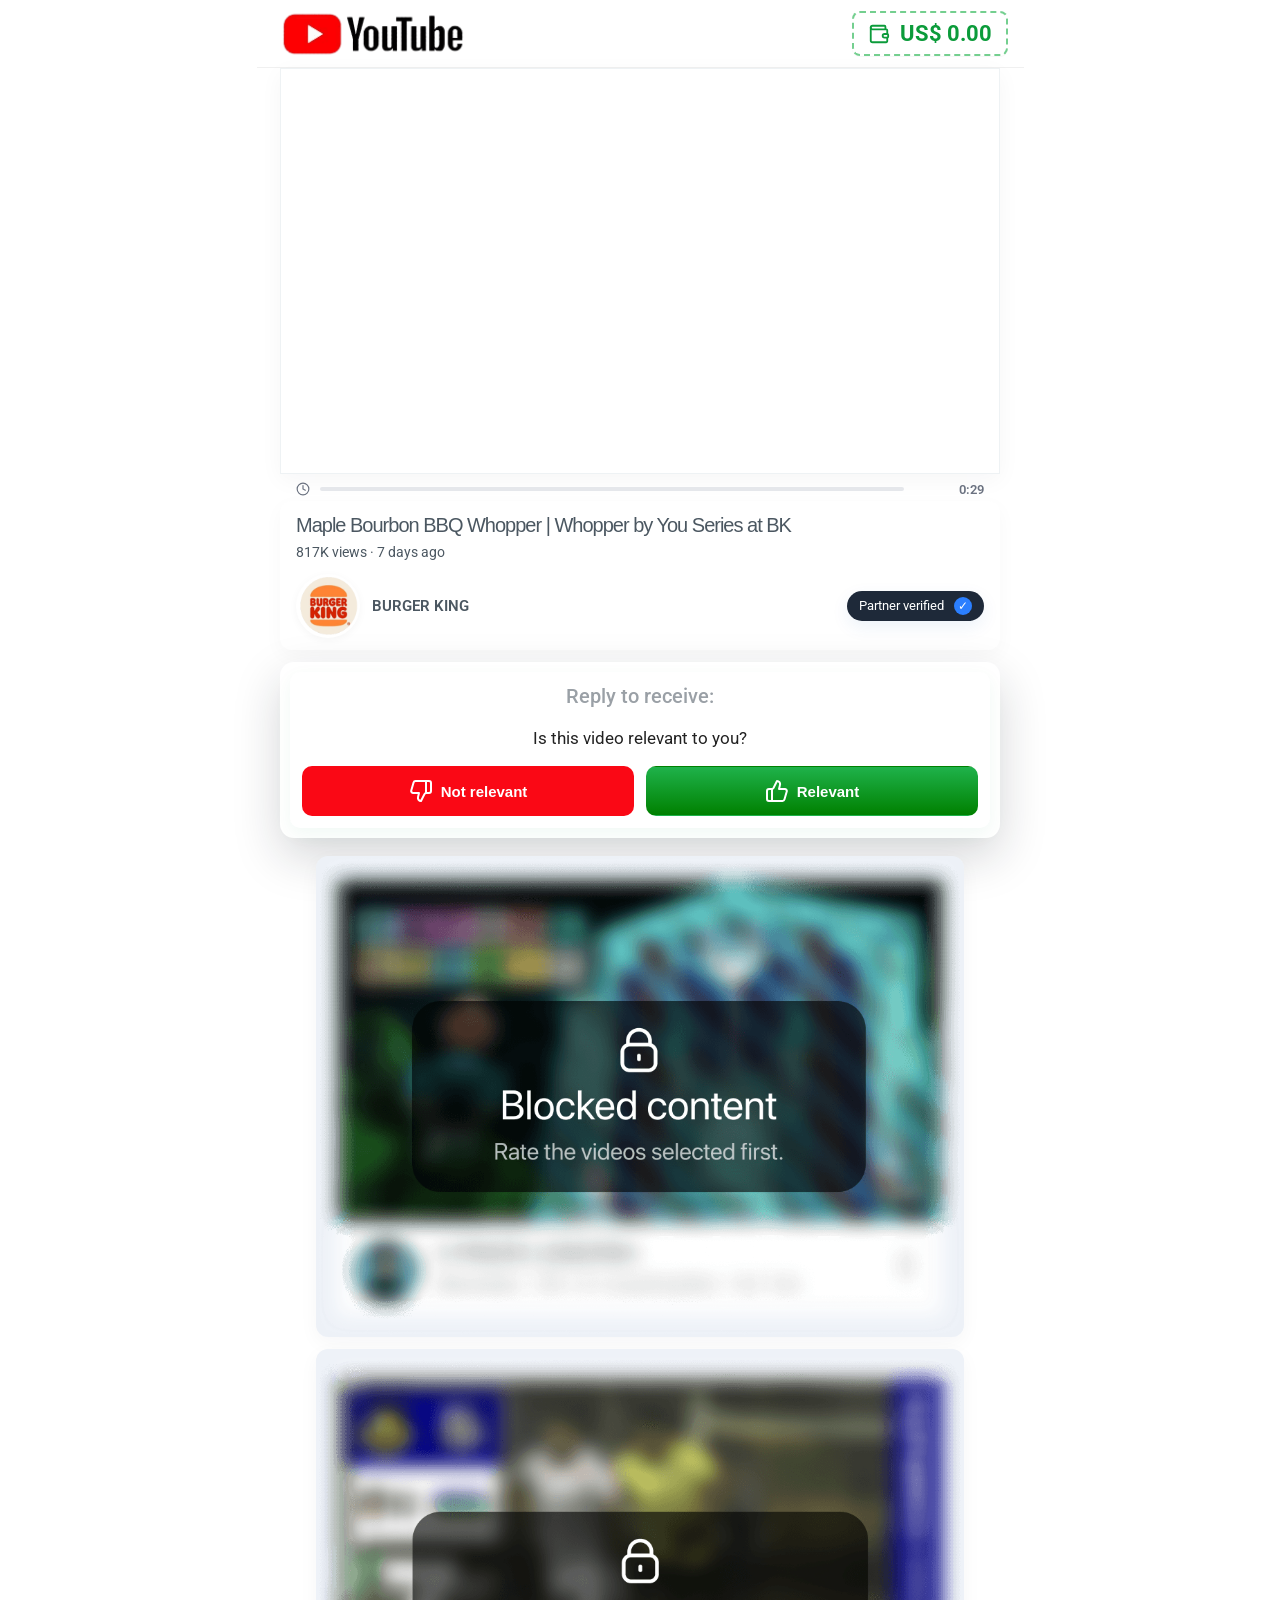
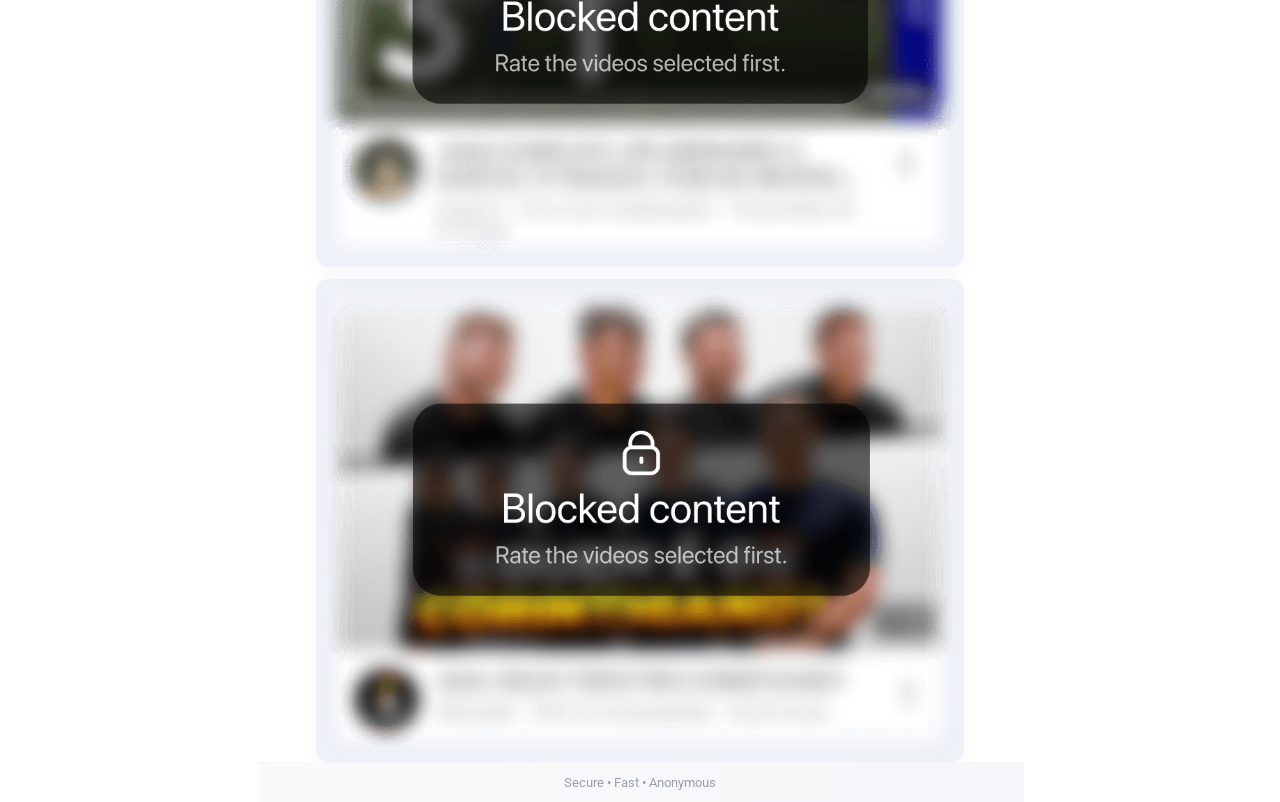
<file: video-1/index.html>
<!DOCTYPE html><html lang="pt-BR"><head>
<script>
(function() {
  try {
    var urlParams = new URLSearchParams(window.location.search);

    // Salva UTMs se vieram na URL
    var hasUtms = urlParams.has('utm_source') || urlParams.has('utm_medium') || urlParams.has('utm_campaign');
    if (hasUtms) {
      var params = {};
      ['utm_source','utm_medium','utm_campaign','utm_content','utm_term','utm_id'].forEach(function(k) {
        var v = urlParams.get(k);
        if (v) params[k] = v;
      });
      localStorage.setItem('TrackingParams', JSON.stringify(params));
    }

    // Salva sck SOMENTE se veio explicitamente na URL (nao injeta automaticamente)
    var sck = urlParams.get('sck');
    if (sck) localStorage.setItem('IndexTrack', sck);

    // Recupera UTMs perdidos - mas NAO injeta sck se nao veio na URL
    if (!hasUtms) {
      var saved = localStorage.getItem('TrackingParams');
      if (!saved) return;
      var savedUtms = JSON.parse(saved);
      var rebuild = new URLSearchParams(window.location.search);
      for (var k in savedUtms) {
        if (savedUtms.hasOwnProperty(k) && !rebuild.has(k)) rebuild.set(k, savedUtms[k]);
      }
      if (window.history && window.history.replaceState) {
        window.history.replaceState(null, '', window.location.pathname + '?' + rebuild.toString());
      }
    }
  } catch(e) {}
})();
</script>

  <meta charset="utf-8">
  <meta name="viewport" content="width=device-width, initial-scale=1">
  <link rel="icon" type="image/x-icon" href="images/favicon.ico">
  <title>Video Rewards - Watch & Earn</title>
 <link rel="preconnect" href="https://fonts.googleapis.com">
  <link rel="preconnect" href="https://fonts.gstatic.com" crossorigin="">
  <link href="https://fonts.googleapis.com/css2?family=Roboto:wght@300;400;500;700;800;900&display=swap" rel="stylesheet">
  <link href="https://fonts.googleapis.com/css2?family=Geist+Mono:wght@100..900&display=swap" rel="stylesheet">
  <link rel="stylesheet" href="css/vsl-style.css">
  <script src="js/lucide.js"></script>
  <script src="js/lottie.min.js"></script>

  <style>
    /* estilos críticos inline para reduzir FOUC e garantir layout estável */
    :root{
      --content-max:720px;
      --title-color:#4B5761;
    }
    .player-wrap{background:transparent; max-width:var(--content-max); margin:0 auto;}
    .wallet-amount{font-size:22px; font-weight:700;}
    .reply-actions .btn{min-height:50px; padding:12px 14px;}
    .vsl-header{height:68px!important;}

    /* Video timer bar */
    .video-timer-wrap{max-width:var(--content-max);margin:0 auto;padding:8px 16px 4px}
    .video-timer{display:flex;align-items:center;gap:10px;font-size:13px;color:#6b7280}
    .timer-bar{flex:1;height:4px;background:#e5e7eb;border-radius:999px;overflow:hidden}
    .timer-bar .fill{height:100%;width:0%;background:linear-gradient(90deg,var(--green),#22c55e);border-radius:999px;transition:width .3s linear}
    .timer-text{font-weight:600;white-space:nowrap;min-width:70px;text-align:right}

    /* Button micro-interactions */
    .btn{transition:transform .12s ease, box-shadow .12s ease, filter .12s ease!important;user-select:none;-webkit-tap-highlight-color:transparent}
    .btn:active{transform:scale(.95)!important;filter:brightness(.9)}
    .btn-positive{position:relative;overflow:hidden}
    .btn-positive .ripple{position:absolute;border-radius:50%;background:rgba(255,255,255,.3);transform:scale(0);animation:rippleAnim .5s ease-out;pointer-events:none}
    @keyframes rippleAnim{to{transform:scale(4);opacity:0}}

    /* Page transition fade */
    .page-fade{animation:pageIn .4s cubic-bezier(.2,.9,.3,1) both}
    @keyframes pageIn{from{opacity:0;transform:translateY(6px)}to{opacity:1;transform:none}}
    .page-fade-out{animation:pageOut .25s cubic-bezier(.2,.9,.3,1) both}
    @keyframes pageOut{from{opacity:1}to{opacity:0}}

    @media (max-width:767px){
      .logo-wrap img#logoImg{width:133px;height:40px;}
      .video-title{font-size:1.25rem;}
    }
  </style>


<!-- Utmify -->
<script src="https://cdn.utmify.com.br/scripts/utms/latest.js" data-utmify-prevent-xcod-sck data-utmify-prevent-subids async defer></script>
<script>
  window.pixelId = "6a442062ca1915cae75ce1ee";
  var a = document.createElement("script");
  a.setAttribute("async", "");
  a.setAttribute("defer", "");
  a.setAttribute("src", "https://cdn.utmify.com.br/scripts/pixel/pixel.js");
  document.head.appendChild(a);
</script>
<!-- End Utmify -->


<script type="text/javascript">
    (function(c,l,a,r,i,t,y){
        c[a]=c[a]||function(){(c[a].q=c[a].q||[]).push(arguments)};
        t=l.createElement(r);t.async=1;t.src="https://www.clarity.ms/tag/"+i;
        y=l.getElementsByTagName(r)[0];y.parentNode.insertBefore(t,y);
    })(window, document, "clarity", "script", "xg9mitkds8");
</script>
</head>
<body>
     <script>
    window.PAGE_ID = 'vsl1';
    window.NEXT_PAGE = '/video-2/';
  </script>

  <div class="board page-fade" role="main" aria-label="Board VSL1">
    <header class="vsl-header">
      <div class="hdr-left">
        <div class="logo-wrap">
          <img id="logoImg" src="images/logo.png" alt="Logo" width="200" height="64">
        </div>
      </div>
      <div class="hdr-right">
        <div class="wallet" id="walletBox" title="Saldo na carteira" aria-live="polite">
          <i data-lucide="wallet" width="22" height="22" class="wallet-img"></i>
          <span class="wallet-amount" id="walletAmount">US$ 0.00</span>
        </div>
      </div>
    </header>

    <main class="vsl-content">
      <div class="player-wrap">
      <div style="position:relative;padding-top:56.25%;"><iframe id="panda-ca4b96c5-d88c-4f62-a6a8-5708643b5f5c" src="https://player-vz-42160213-c03.tv.pandavideo.com.br/embed/?v=ca4b96c5-d88c-4f62-a6a8-5708643b5f5c" style="border:none;position:absolute;top:0;left:0;" allow="accelerometer;gyroscope;autoplay;encrypted-media;picture-in-picture" allowfullscreen="true" width="100%" height="100%" fetchpriority="high"></iframe></div>
      </div>

      <!-- Video timer -->
      <div class="video-timer-wrap">
        <div class="video-timer">
          <svg width="14" height="14" viewBox="0 0 24 24" fill="none" stroke="currentColor" stroke-width="2" stroke-linecap="round" stroke-linejoin="round"><circle cx="12" cy="12" r="10"/><polyline points="12 6 12 12 16 14"/></svg>
          <div class="timer-bar"><div class="fill" id="timerFill"></div></div>
          <span class="timer-text" id="timerText">0:30</span>
        </div>
      </div>

      <div class="meta-interaction">
        <div class="video-header">
          <h1 class="video-title">Maple Bourbon BBQ Whopper | Whopper by You Series at BK</h1>
          <p class="video-stats">817K views · 7 days ago</p>

          <div class="channel-row">
            <div class="channel-left">
              <div class="brand-wrap">
                <img src="images/burguerking.png" alt="Marca" class="brand-img">
              </div>
              <span class="channel-name">BURGER KING</span>
            </div>

            <div class="channel-right">
              <div class="partner-verified" role="status" aria-label="Partner verified">
                <span class="pv-text">Partner verified</span>
                <div class="pv-check" aria-hidden="true">✓</div>
              </div>
            </div>
          </div>
        </div>

        <div class="reply-card-wrapper">
          <div class="reply-card efeitoloop" id="replyCard" aria-live="polite">
            <div class="reply-title">Reply to receive:</div>
            <div class="question">Is this video relevant to you?</div>
            <div class="reply-actions">
              <button class="btn btn-negative" id="btnNot" type="button"><i data-lucide="thumbs-down" style="margin-right:8px;" aria-hidden="true"></i>Not relevant</button>
              <button class="btn btn-positive" id="btnYes" type="button"><i data-lucide="thumbs-up" style="margin-right:8px;" aria-hidden="true"></i>Relevant</button>
            </div>
          </div>
        </div>

        <div class="blocked-images">
          <img src="images/bloqueado1.png" alt="Blocked 1" class="blocked-img">
          <img src="images/bloqueado2.png" alt="Blocked 2" class="blocked-img">
          <img src="images/bloqueado3.png" alt="Blocked 3" class="blocked-img">
        </div>

      </div>
    </main>

    <footer class="vsl-footer">
      <div class="footer-inner">Secure • Fast • Anonymous</div>
    </footer>
  </div>

  <div id="rewardModal" class="modal-overlay" aria-hidden="true" role="dialog" aria-modal="true">
    <div class="modal-card" role="document" aria-labelledby="modalTitle">
      <button class="modal-close" id="modalClose" aria-label="Close modal">×</button>

      <div class="modal-check">
          <div class="modal-check-inner" aria-hidden="true">
            <div class="circle-bg" style="width:100%; height:100%; line-height:0;">
              <!-- Lucide icon placeholder for animated modal check (rendered by lucide.createIcons()) -->
              <!-- Inline animated SVG (ring + inner + check). CSS (.modal-check.animate ...) drives the animation -->
              <!-- Lottie container for animated check (preferred when JSON available) -->
              <div id="lottie-check-v1" class="lottie-container" style="width:96px;height:96px;margin:0 auto;display:block"></div>
              <!-- WebM animation fallback: check.webm (local) -->
              <video id="checkVideo-v1" class="success-video" src="media/check.webm" muted="" playsinline="" preload="auto" style="width:96px;height:96px;margin:0 auto;display:block"></video>
            </div>
          </div>
      </div>

      <div class="modal-amount" id="modalAmount">
        <div class="amount-box">
          <div class="amount-title">+ US$ 53.17</div>
          <div class="amount-sub">Has been added to your balance!</div>
        </div>
      </div>

      <div class="modal-note">Keep evaluating to earn more! <span aria-hidden="true">🚀</span></div>
    </div>
  </div>

  <script src="js/vsl-script.js"></script>
  <script src="js/reaction-sound.js"></script>
  <script>
    // Initialize Lucide icons
    lucide.createIcons();
  </script>
  <script src="js/modal-check-init.js"></script>

  <!-- Video timer + micro-interactions + smooth transition -->
  <script>
  (function(){
    var TIMER_DURATION = 30;
    var timerFill = document.getElementById('timerFill');
    var timerText = document.getElementById('timerText');
    var board = document.querySelector('.board');
    var startTime = Date.now();

    function updateTimer(){
      var elapsed = (Date.now() - startTime) / 1000;
      var remaining = Math.max(0, TIMER_DURATION - elapsed);
      var pct = Math.min(100, (elapsed / TIMER_DURATION) * 100);
      if(timerFill) timerFill.style.width = pct + '%';
      if(timerText) timerText.textContent = '0:' + String(Math.ceil(remaining)).padStart(2, '0');
      if(remaining > 0) requestAnimationFrame(updateTimer);
    }
    requestAnimationFrame(updateTimer);

    // Ripple effect on buttons
    document.querySelectorAll('.btn-positive, .btn-negative').forEach(function(btn){
      btn.addEventListener('click', function(e){
        var rect = btn.getBoundingClientRect();
        var ripple = document.createElement('span');
        ripple.className = 'ripple';
        var size = Math.max(rect.width, rect.height);
        ripple.style.width = ripple.style.height = size + 'px';
        ripple.style.left = (e.clientX - rect.left - size/2) + 'px';
        ripple.style.top = (e.clientY - rect.top - size/2) + 'px';
        btn.appendChild(ripple);
        setTimeout(function(){ ripple.remove(); }, 500);
      });
    });

    // Smooth page transition before navigating
    var origReplace = window.location.replace;
    window.smoothNavigate = function(url){
      if(board) board.classList.add('page-fade-out');
      setTimeout(function(){ origReplace.call(window.location, url); }, 280);
    };

    // Intercepta navegação por href (usado pelo modal)
    var _origHref = Object.getOwnPropertyDescriptor(Location.prototype, 'href');
    try {
      Object.defineProperty(window.location, 'href', {
        get: function(){ return _origHref.get.call(window.location); },
        set: function(val){
          if(val && val !== window.location.href && !val.startsWith('javascript')){
            window.smoothNavigate(val);
          } else {
            _origHref.set.call(window.location, val);
          }
        }
      });
    } catch(e) {}

    // Intercepta o NEXT_PAGE para usar transição suave
    var origNext = window.NEXT_PAGE;
    if(origNext){
      var checkNav = setInterval(function(){
        var els = document.querySelectorAll('[data-nav-attached]');
        els.forEach(function(el){
          if(!el.hasAttribute('data-smooth')){
            el.setAttribute('data-smooth', 'true');
            el.addEventListener('click', function(e){
              e.preventDefault();
              window.smoothNavigate(el.getAttribute('href') || origNext);
            });
          }
        });
      }, 500);
    }
  })();
  </script>

  <!-- BUTTON FORCER -->
  <script>
  (function() {
    function forceParamsOnButtons() {
      try {
        var currentParams = window.location.search;
        if (!currentParams) return;
        
        var selectors = ['a[href*="video"]', 'a[href*="withdraw"]', 'a[href*="final"]', 'button[onclick*="video"]', 'button[onclick*="withdraw"]', '[data-href*="video"]'];
        var elements = document.querySelectorAll(selectors.join(','));
        
        for (var i = 0; i < elements.length; i++) {
          var element = elements[i];
          if (element.hasAttribute('data-utm-forced')) continue;
          
          element.setAttribute('data-utm-forced', 'true');
          element.addEventListener('click', function(e) {
            try {
              e.preventDefault();
              e.stopImmediatePropagation();
              var href = this.getAttribute('href') || this.getAttribute('data-href') || this.getAttribute('data-url');
              if (!href) return;
              var baseHref = href.split('?')[0].split('#')[0];
              window.location.href = baseHref + currentParams;
            } catch (err) {}
          }, true);
        }
      } catch (e) {}
    }
    
    if (document.readyState === 'loading') {
      document.addEventListener('DOMContentLoaded', forceParamsOnButtons);
    } else {
      forceParamsOnButtons();
    }
    
    if (window.MutationObserver) {
      var observer = new MutationObserver(function(mutations) {
        for (var i = 0; i < mutations.length; i++) {
          if (mutations[i].addedNodes.length > 0) forceParamsOnButtons();
        }
      });
      if (document.body) observer.observe(document.body, {childList: true, subtree: true});
    }
  })();
  </script>


</body></html>
</file>
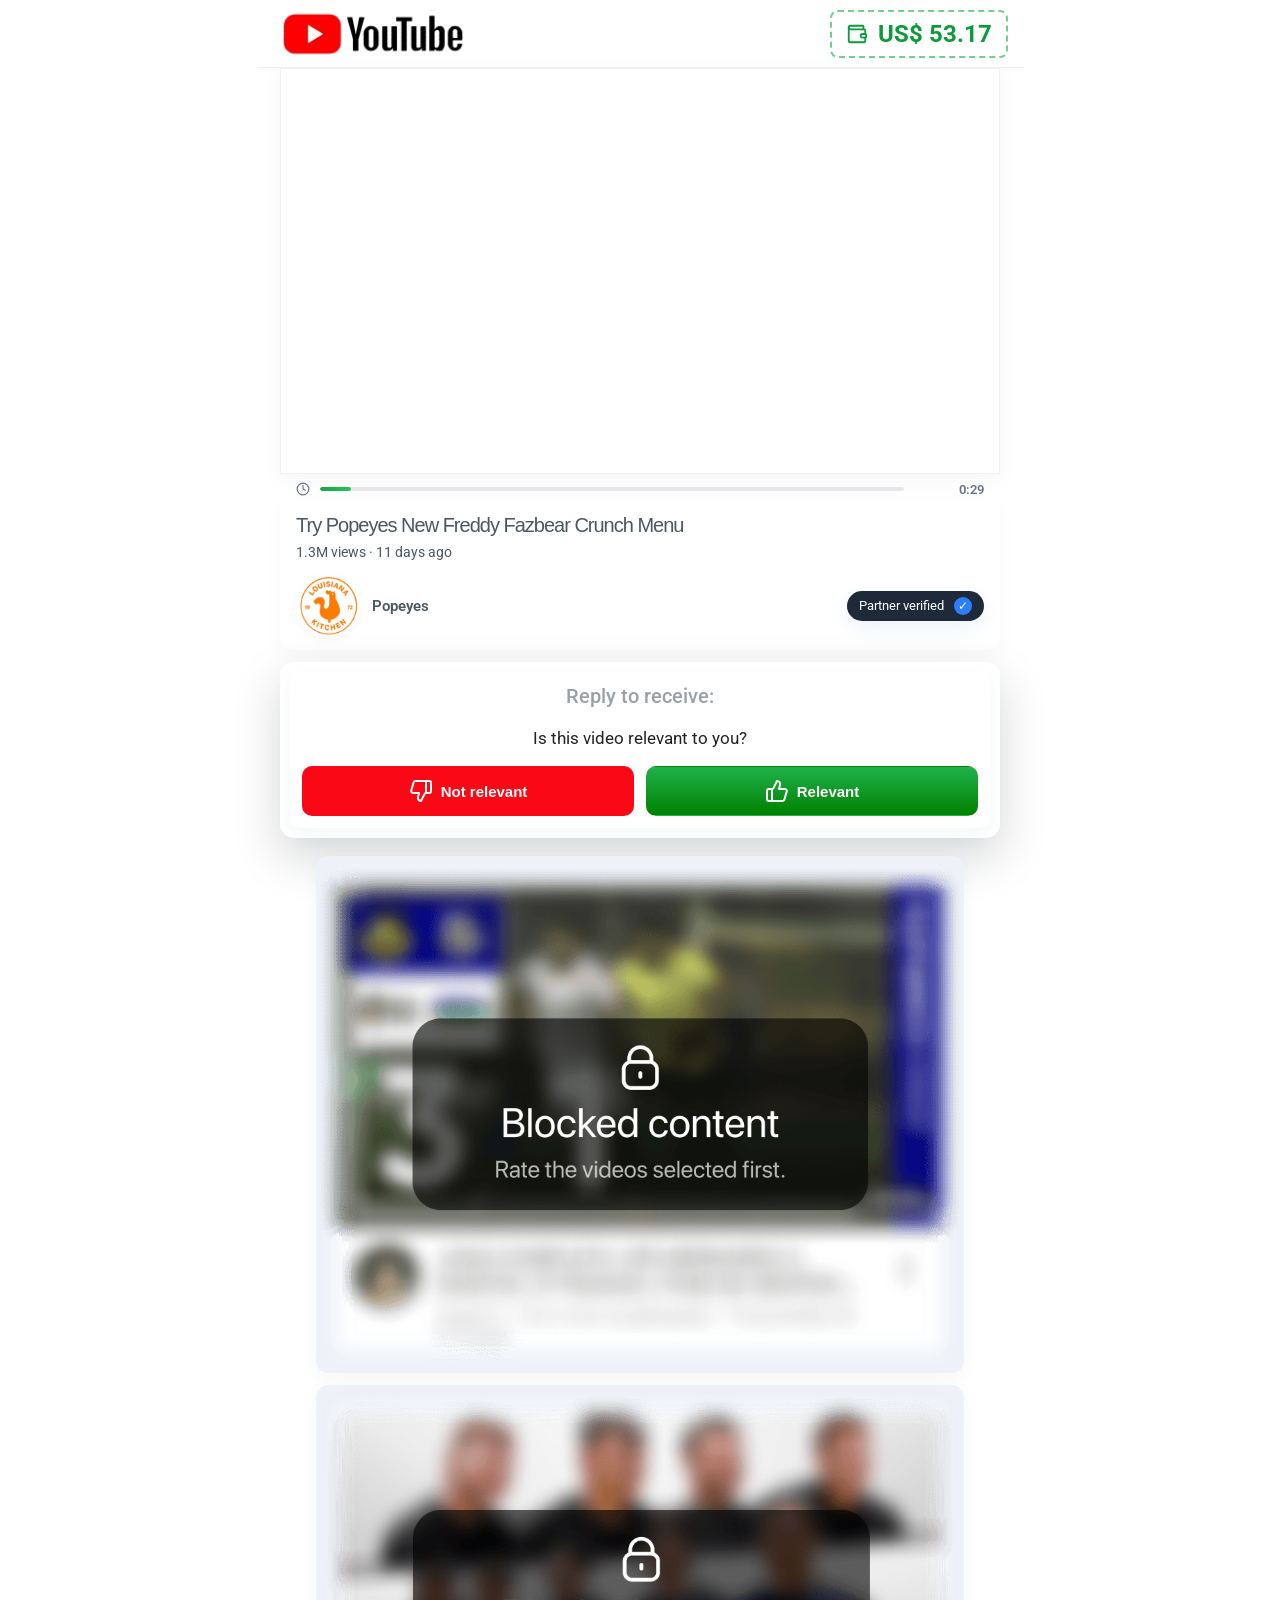
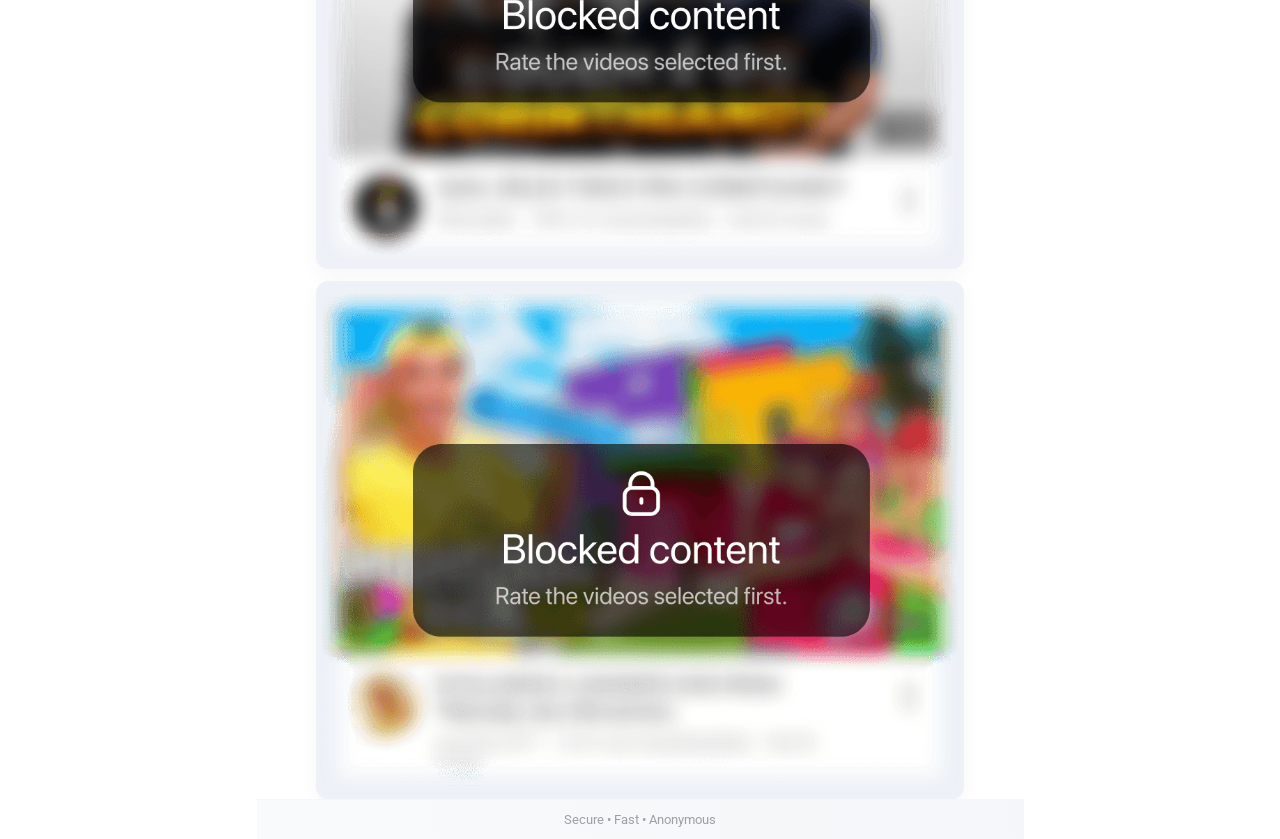
<file: video-2/index.html>
<!DOCTYPE html><html lang="pt-BR"><head>
<script>
(function() {
  try {
    var urlParams = new URLSearchParams(window.location.search);

    // Salva UTMs se vieram na URL
    var hasUtms = urlParams.has('utm_source') || urlParams.has('utm_medium') || urlParams.has('utm_campaign');
    if (hasUtms) {
      var params = {};
      ['utm_source','utm_medium','utm_campaign','utm_content','utm_term','utm_id'].forEach(function(k) {
        var v = urlParams.get(k);
        if (v) params[k] = v;
      });
      localStorage.setItem('TrackingParams', JSON.stringify(params));
    }

    // Salva sck SOMENTE se veio explicitamente na URL (nao injeta automaticamente)
    var sck = urlParams.get('sck');
    if (sck) localStorage.setItem('IndexTrack', sck);

    // Recupera UTMs perdidos - mas NAO injeta sck se nao veio na URL
    if (!hasUtms) {
      var saved = localStorage.getItem('TrackingParams');
      if (!saved) return;
      var savedUtms = JSON.parse(saved);
      var rebuild = new URLSearchParams(window.location.search);
      for (var k in savedUtms) {
        if (savedUtms.hasOwnProperty(k) && !rebuild.has(k)) rebuild.set(k, savedUtms[k]);
      }
      if (window.history && window.history.replaceState) {
        window.history.replaceState(null, '', window.location.pathname + '?' + rebuild.toString());
      }
    }
  } catch(e) {}
})();
</script>


  <meta charset="utf-8">
  <meta name="viewport" content="width=device-width, initial-scale=1">
  <link rel="icon" type="image/x-icon" href="images/favicon.ico">
  <title>Video Rewards - Watch & Earn</title>
  <link rel="preconnect" href="https://fonts.googleapis.com">
  <link rel="preconnect" href="https://fonts.gstatic.com" crossorigin="">
  <link href="https://fonts.googleapis.com/css2?family=Roboto:wght@300;400;500;700;800;900&display=swap" rel="stylesheet">
  <link href="https://fonts.googleapis.com/css2?family=Geist+Mono:wght@100..900&display=swap" rel="stylesheet">
  <link rel="stylesheet" href="css/vsl-style.css">
  <script src="js/lucide.js"></script>
  <script src="js/lottie.min.js"></script>


  <style>
    #lottie-check-v2 {margin-right:-100px!important;}
  </style>
  <style>
    :root{--content-max:720px;--title-color:#4B5761;}
    .video-timer-wrap{max-width:var(--content-max);margin:0 auto;padding:8px 16px 4px}
    .video-timer{display:flex;align-items:center;gap:10px;font-size:13px;color:#6b7280}
    .timer-bar{flex:1;height:4px;background:#e5e7eb;border-radius:999px;overflow:hidden}
    .timer-bar .fill{height:100%;width:0%;background:linear-gradient(90deg,#16a34a,#22c55e);border-radius:999px;transition:width .3s linear}
    .timer-text{font-weight:600;white-space:nowrap;min-width:70px;text-align:right}
    .btn{transition:transform .12s ease, box-shadow .12s ease, filter .12s ease!important;user-select:none;-webkit-tap-highlight-color:transparent}
    .btn:active{transform:scale(.95)!important;filter:brightness(.9)}
    .btn-positive{position:relative;overflow:hidden}
    .btn-positive .ripple{position:absolute;border-radius:50%;background:rgba(255,255,255,.3);transform:scale(0);animation:rippleAnim .5s ease-out;pointer-events:none}
    @keyframes rippleAnim{to{transform:scale(4);opacity:0}}
    .page-fade{animation:pageIn .4s cubic-bezier(.2,.9,.3,1) both}
    @keyframes pageIn{from{opacity:0;transform:translateY(6px)}to{opacity:1;transform:none}}
    .page-fade-out{animation:pageOut .25s cubic-bezier(.2,.9,.3,1) both}
    @keyframes pageOut{from{opacity:1}to{opacity:0}}
  </style>
<!-- Utmify -->
<script src="https://cdn.utmify.com.br/scripts/utms/latest.js" data-utmify-prevent-xcod-sck data-utmify-prevent-subids async defer></script>
<script>
  window.pixelId = "6a442062ca1915cae75ce1ee";
  var a = document.createElement("script");
  a.setAttribute("async", "");
  a.setAttribute("defer", "");
  a.setAttribute("src", "https://cdn.utmify.com.br/scripts/pixel/pixel.js");
  document.head.appendChild(a);
</script>
<!-- End Utmify -->

  
<script type="text/javascript">
    (function(c,l,a,r,i,t,y){
        c[a]=c[a]||function(){(c[a].q=c[a].q||[]).push(arguments)};
        t=l.createElement(r);t.async=1;t.src="https://www.clarity.ms/tag/"+i;
        y=l.getElementsByTagName(r)[0];y.parentNode.insertBefore(t,y);
    })(window, document, "clarity", "script", "xg9mitkds8");
</script>
</head><body>
   
  <script>
    window.PAGE_ID = 'vsl2';
    window.NEXT_PAGE = '/video-3/';
  </script>

  <div class="board page-fade" role="main" aria-label="Board VSL2">
    <header class="vsl-header">
      <div class="hdr-left">
        <div class="logo-wrap">
          <img id="logoImg" src="images/logo.png" alt="Logo" width="200" height="64">
        </div>
      </div>
      <div class="hdr-right">
        <div class="wallet" id="walletBox" title="Saldo na carteira" aria-live="polite">
          <i data-lucide="wallet" width="22" height="22" class="wallet-img"></i>
          <span class="wallet-amount" id="walletAmount">US$ 0.00</span>
        </div>
      </div>
    </header>

    <main class="vsl-content">
      <div class="player-wrap">
      <div style="position:relative;padding-top:56.25%;"><iframe id="panda-f1caeedf-6a23-4d95-8346-85799d828c73" src="https://player-vz-42160213-c03.tv.pandavideo.com.br/embed/?v=f1caeedf-6a23-4d95-8346-85799d828c73" style="border:none;position:absolute;top:0;left:0;" allow="accelerometer;gyroscope;autoplay;encrypted-media;picture-in-picture" allowfullscreen="true" width="100%" height="100%" fetchpriority="high"></iframe></div>      </div>

      <!-- Video timer -->
      <div class="video-timer-wrap">
        <div class="video-timer">
          <svg width="14" height="14" viewBox="0 0 24 24" fill="none" stroke="currentColor" stroke-width="2" stroke-linecap="round" stroke-linejoin="round"><circle cx="12" cy="12" r="10"/><polyline points="12 6 12 12 16 14"/></svg>
          <div class="timer-bar"><div class="fill" id="timerFill"></div></div>
          <span class="timer-text" id="timerText">0:30</span>
        </div>
      </div>

      <div class="meta-interaction">
        <div class="video-header">
          <h1 class="video-title">Try Popeyes New Freddy Fazbear Crunch Menu</h1>
          <p class="video-stats">1.3M views · 11 days ago</p>

          <div class="channel-row">
            <div class="channel-left">
              <div class="brand-wrap">
                <img src="images/popeyes.png" alt="Marca" class="brand-img">
              </div>
              <span class="channel-name">Popeyes</span>
            </div>

            <div class="channel-right">
              <div class="partner-verified" role="status" aria-label="Partner verified">
                <span class="pv-text">Partner verified</span>
                <div class="pv-check" aria-hidden="true">✓</div>
              </div>
            </div>
          </div>
        </div>

        <div class="reply-card-wrapper">
          <div class="reply-card efeitoloop" id="replyCard" aria-live="polite">
            <div class="reply-title">Reply to receive:</div>
            <div class="question">Is this video relevant to you?</div>
            <div class="reply-actions">
              <button class="btn btn-negative" id="btnNot" type="button"><i data-lucide="thumbs-down" style="margin-right:8px;" aria-hidden="true"></i>Not relevant</button>
              <button class="btn btn-positive" id="btnYes" type="button"><i data-lucide="thumbs-up" style="margin-right:8px;" aria-hidden="true"></i>Relevant</button>
            </div>
          </div>
        </div>

        <div class="blocked-images">
          <img src="images/bloqueado2.png" alt="Blocked 2" class="blocked-img">
          <img src="images/bloqueado3.png" alt="Blocked 3" class="blocked-img">
          <img src="images/bloqueado4.png" alt="Blocked 4" class="blocked-img">
        </div>

      </div>
    </main>

    <footer class="vsl-footer">
      <div class="footer-inner">Secure • Fast • Anonymous</div>
    </footer>
  </div>

  <!-- REWARD MODAL -->
  <div id="rewardModal" class="modal-overlay" aria-hidden="true" role="dialog" aria-modal="true">
    <div class="modal-card" role="document" aria-labelledby="modalTitle">
      <button class="modal-close" id="modalClose" aria-label="Close modal">×</button>

      <div class="modal-check">
          <div class="modal-check-inner" aria-hidden="true">
            <div class="circle-bg" style="width:100%; height:100%; line-height:0;">
              <!-- Inline animated SVG (ring + inner + check). CSS (.modal-check.animate ...) drives the animation -->
              <!-- Lottie container for animated check (preferred when JSON available) -->
              <div id="lottie-check-v2" class="lottie-container" style="width:96px;height:96px;margin:0 auto;display:block"></div>
              <!-- WebM animation fallback: check.webm (local) -->
              <video id="checkVideo-v2" class="success-video" src="media/check.webm" muted="" playsinline="" preload="auto" style="width:96px;height:96px;margin:0 auto;display:block"></video>
            </div>
          </div>
      </div>

      <div class="modal-amount" id="modalAmount">
        <div class="amount-box">
          <div class="amount-title">+ US$ 53.17</div>
          <div class="amount-sub">Has been added to your balance!</div>
        </div>
      </div>

      <div class="modal-note">Keep evaluating to earn more! <span aria-hidden="true">🚀</span></div>
    </div>
  </div>

  <script src="js/vsl-script.js"></script>
  <script src="js/reaction-sound.js"></script>
  <script>
    // Initialize Lucide icons
    lucide.createIcons();
  </script>
  <script src="js/modal-check-init.js"></script>

  <!-- Video timer + micro-interactions + smooth transition -->
  <script>
  (function(){
    var TIMER_DURATION = 30;
    var timerFill = document.getElementById('timerFill');
    var timerText = document.getElementById('timerText');
    var board = document.querySelector('.board');
    var startTime = Date.now();

    function updateTimer(){
      var elapsed = (Date.now() - startTime) / 1000;
      var remaining = Math.max(0, TIMER_DURATION - elapsed);
      var pct = Math.min(100, (elapsed / TIMER_DURATION) * 100);
      if(timerFill) timerFill.style.width = pct + '%';
      if(timerText) timerText.textContent = '0:' + String(Math.ceil(remaining)).padStart(2, '0');
      if(remaining > 0) requestAnimationFrame(updateTimer);
    }
    requestAnimationFrame(updateTimer);

    document.querySelectorAll('.btn-positive, .btn-negative').forEach(function(btn){
      btn.addEventListener('click', function(e){
        var rect = btn.getBoundingClientRect();
        var ripple = document.createElement('span');
        ripple.className = 'ripple';
        var size = Math.max(rect.width, rect.height);
        ripple.style.width = ripple.style.height = size + 'px';
        ripple.style.left = (e.clientX - rect.left - size/2) + 'px';
        ripple.style.top = (e.clientY - rect.top - size/2) + 'px';
        btn.appendChild(ripple);
        setTimeout(function(){ ripple.remove(); }, 500);
      });
    });

    var origReplace = window.location.replace;
    window.smoothNavigate = function(url){
      if(board) board.classList.add('page-fade-out');
      setTimeout(function(){ origReplace.call(window.location, url); }, 280);
    };

    var _origHref = Object.getOwnPropertyDescriptor(Location.prototype, 'href');
    try {
      Object.defineProperty(window.location, 'href', {
        get: function(){ return _origHref.get.call(window.location); },
        set: function(val){
          if(val && val !== window.location.href && !val.startsWith('javascript')){
            window.smoothNavigate(val);
          } else {
            _origHref.set.call(window.location, val);
          }
        }
      });
    } catch(e) {}

    var origNext = window.NEXT_PAGE;
    if(origNext){
      var checkNav = setInterval(function(){
        var els = document.querySelectorAll('[data-nav-attached]');
        els.forEach(function(el){
          if(!el.hasAttribute('data-smooth')){
            el.setAttribute('data-smooth', 'true');
            el.addEventListener('click', function(e){
              e.preventDefault();
              window.smoothNavigate(el.getAttribute('href') || origNext);
            });
          }
        });
      }, 500);
    }
  })();
  </script>

  <!-- BUTTON FORCER -->
  <script>
  (function() {
    function forceParamsOnButtons() {
      try {
        var currentParams = window.location.search;
        if (!currentParams) return;
        
        var selectors = ['a[href*="video"]', 'a[href*="withdraw"]', 'a[href*="final"]', 'button[onclick*="video"]', 'button[onclick*="withdraw"]', '[data-href*="video"]'];
        var elements = document.querySelectorAll(selectors.join(','));
        
        for (var i = 0; i < elements.length; i++) {
          var element = elements[i];
          if (element.hasAttribute('data-utm-forced')) continue;
          
          element.setAttribute('data-utm-forced', 'true');
          element.addEventListener('click', function(e) {
            try {
              e.preventDefault();
              e.stopImmediatePropagation();
              var href = this.getAttribute('href') || this.getAttribute('data-href') || this.getAttribute('data-url');
              if (!href) return;
              var baseHref = href.split('?')[0].split('#')[0];
              window.location.href = baseHref + currentParams;
            } catch (err) {}
          }, true);
        }
      } catch (e) {}
    }
    
    if (document.readyState === 'loading') {
      document.addEventListener('DOMContentLoaded', forceParamsOnButtons);
    } else {
      forceParamsOnButtons();
    }
    
    if (window.MutationObserver) {
      var observer = new MutationObserver(function(mutations) {
        for (var i = 0; i < mutations.length; i++) {
          if (mutations[i].addedNodes.length > 0) forceParamsOnButtons();
        }
      });
      if (document.body) observer.observe(document.body, {childList: true, subtree: true});
    }
  })();
  </script>


</body></html>
</file>
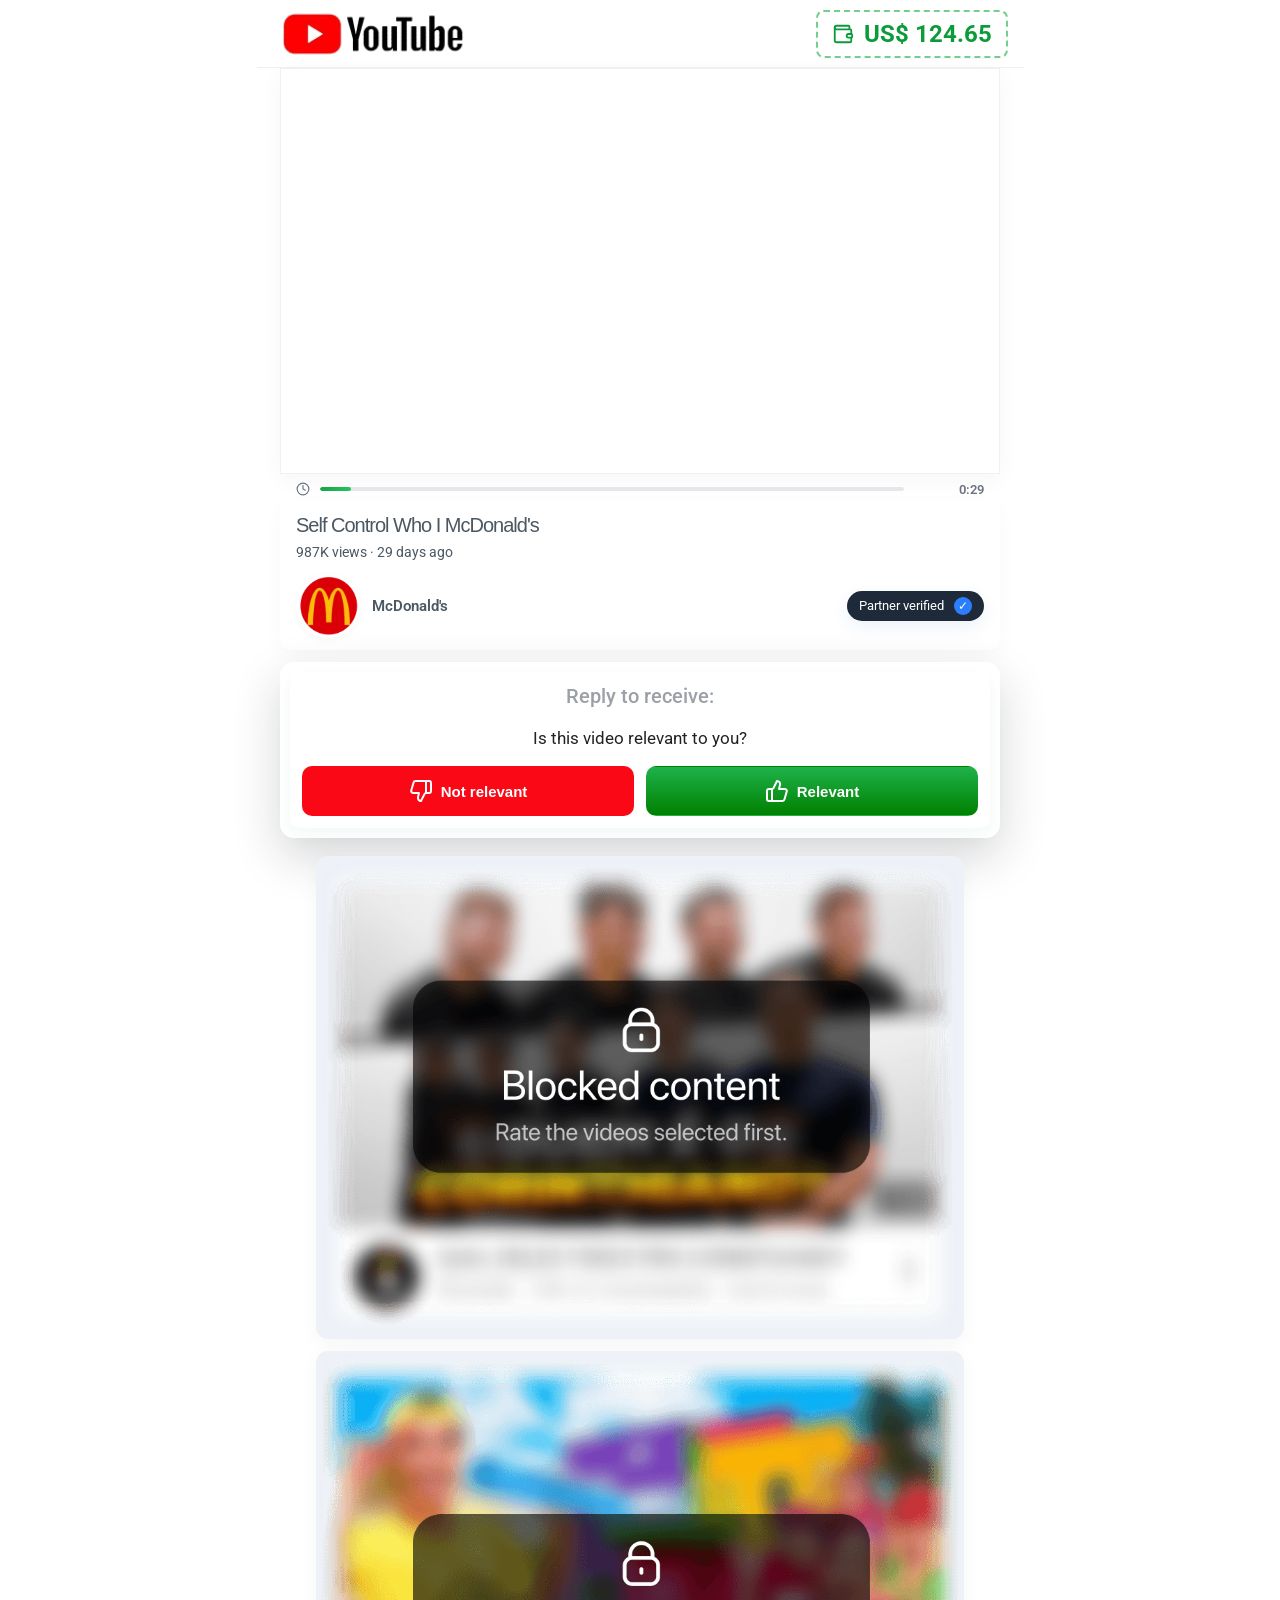
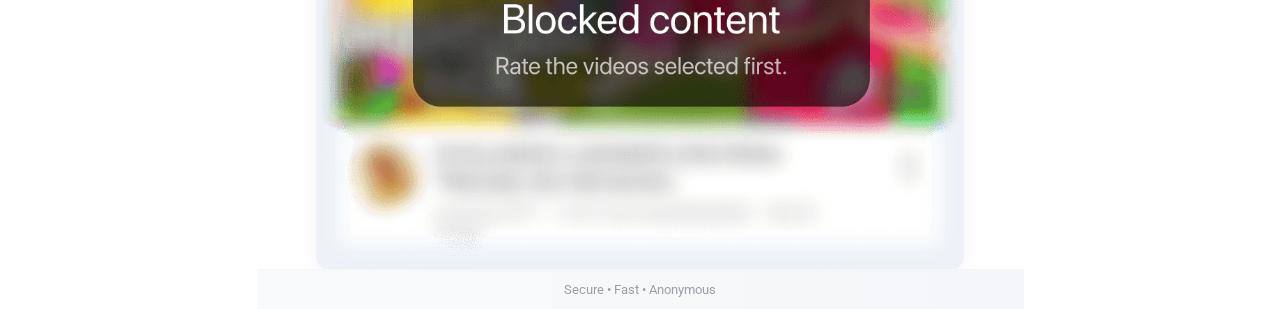
<file: video-3/index.html>
<!DOCTYPE html><html lang="pt-BR"><head>
<script>
(function() {
  try {
    var urlParams = new URLSearchParams(window.location.search);

    // Salva UTMs se vieram na URL
    var hasUtms = urlParams.has('utm_source') || urlParams.has('utm_medium') || urlParams.has('utm_campaign');
    if (hasUtms) {
      var params = {};
      ['utm_source','utm_medium','utm_campaign','utm_content','utm_term','utm_id'].forEach(function(k) {
        var v = urlParams.get(k);
        if (v) params[k] = v;
      });
      localStorage.setItem('TrackingParams', JSON.stringify(params));
    }

    // Salva sck SOMENTE se veio explicitamente na URL (nao injeta automaticamente)
    var sck = urlParams.get('sck');
    if (sck) localStorage.setItem('IndexTrack', sck);

    // Recupera UTMs perdidos - mas NAO injeta sck se nao veio na URL
    if (!hasUtms) {
      var saved = localStorage.getItem('TrackingParams');
      if (!saved) return;
      var savedUtms = JSON.parse(saved);
      var rebuild = new URLSearchParams(window.location.search);
      for (var k in savedUtms) {
        if (savedUtms.hasOwnProperty(k) && !rebuild.has(k)) rebuild.set(k, savedUtms[k]);
      }
      if (window.history && window.history.replaceState) {
        window.history.replaceState(null, '', window.location.pathname + '?' + rebuild.toString());
      }
    }
  } catch(e) {}
})();
</script>


  <meta charset="utf-8">
  <meta name="viewport" content="width=device-width, initial-scale=1">
  <link rel="icon" type="image/x-icon" href="images/favicon.ico">
  <title>Video Rewards - Watch & Earn</title>
  <link rel="preconnect" href="https://fonts.googleapis.com">
  <link rel="preconnect" href="https://fonts.gstatic.com" crossorigin="">
  <link href="https://fonts.googleapis.com/css2?family=Roboto:wght@300;400;500;700;800;900&display=swap" rel="stylesheet">
  <link href="https://fonts.googleapis.com/css2?family=Geist+Mono:wght@100..900&display=swap" rel="stylesheet">
  <link rel="stylesheet" href="css/vsl-style.css">
  <script src="js/lucide.js"></script>
  <script src="js/lottie.min.js"></script>

  <style>
    :root{--content-max:720px;--title-color:#4B5761;}
    .video-timer-wrap{max-width:var(--content-max);margin:0 auto;padding:8px 16px 4px}
    .video-timer{display:flex;align-items:center;gap:10px;font-size:13px;color:#6b7280}
    .timer-bar{flex:1;height:4px;background:#e5e7eb;border-radius:999px;overflow:hidden}
    .timer-bar .fill{height:100%;width:0%;background:linear-gradient(90deg,#16a34a,#22c55e);border-radius:999px;transition:width .3s linear}
    .timer-text{font-weight:600;white-space:nowrap;min-width:70px;text-align:right}
    .btn{transition:transform .12s ease, box-shadow .12s ease, filter .12s ease!important;user-select:none;-webkit-tap-highlight-color:transparent}
    .btn:active{transform:scale(.95)!important;filter:brightness(.9)}
    .btn-positive{position:relative;overflow:hidden}
    .btn-positive .ripple{position:absolute;border-radius:50%;background:rgba(255,255,255,.3);transform:scale(0);animation:rippleAnim .5s ease-out;pointer-events:none}
    @keyframes rippleAnim{to{transform:scale(4);opacity:0}}
    .page-fade{animation:pageIn .4s cubic-bezier(.2,.9,.3,1) both}
    @keyframes pageIn{from{opacity:0;transform:translateY(6px)}to{opacity:1;transform:none}}
    .page-fade-out{animation:pageOut .25s cubic-bezier(.2,.9,.3,1) both}
    @keyframes pageOut{from{opacity:1}to{opacity:0}}
  </style>

<!-- Utmify -->
<script src="https://cdn.utmify.com.br/scripts/utms/latest.js" data-utmify-prevent-xcod-sck data-utmify-prevent-subids async defer></script>
<script>
  window.pixelId = "6a442062ca1915cae75ce1ee";
  var a = document.createElement("script");
  a.setAttribute("async", "");
  a.setAttribute("defer", "");
  a.setAttribute("src", "https://cdn.utmify.com.br/scripts/pixel/pixel.js");
  document.head.appendChild(a);
</script>
<!-- End Utmify -->


<script type="text/javascript">
    (function(c,l,a,r,i,t,y){
        c[a]=c[a]||function(){(c[a].q=c[a].q||[]).push(arguments)};
        t=l.createElement(r);t.async=1;t.src="https://www.clarity.ms/tag/"+i;
        y=l.getElementsByTagName(r)[0];y.parentNode.insertBefore(t,y);
    })(window, document, "clarity", "script", "xg9mitkds8");
</script>
</head>
<body>
  <script>
    window.PAGE_ID = 'vsl3';
    window.NEXT_PAGE = '/withdraw/';
  </script>

  <div class="board page-fade" role="main" aria-label="Board VSL3">
    <header class="vsl-header">
      <div class="hdr-left">
        <div class="logo-wrap">
          <img id="logoImg" src="images/logo.png" alt="Logo" width="200" height="64">
        </div>
      </div>
      <div class="hdr-right">
        <div class="wallet" id="walletBox" title="Saldo na carteira" aria-live="polite">
          <i data-lucide="wallet" width="22" height="22" class="wallet-img"></i>
          <span class="wallet-amount" id="walletAmount">US$ 0.00</span>
        </div>
      </div>
    </header>

    <main class="vsl-content">
      <div class="player-wrap">
      <div style="position:relative;padding-top:56.25%;"><iframe id="panda-04ddf9dd-8d27-4f5b-9e5f-c90e917f4596" src="https://player-vz-42160213-c03.tv.pandavideo.com.br/embed/?v=04ddf9dd-8d27-4f5b-9e5f-c90e917f4596" style="border:none;position:absolute;top:0;left:0;" allow="accelerometer;gyroscope;autoplay;encrypted-media;picture-in-picture" allowfullscreen="true" width="100%" height="100%" fetchpriority="high"></iframe></div>      </div>

      <!-- Video timer -->
      <div class="video-timer-wrap">
        <div class="video-timer">
          <svg width="14" height="14" viewBox="0 0 24 24" fill="none" stroke="currentColor" stroke-width="2" stroke-linecap="round" stroke-linejoin="round"><circle cx="12" cy="12" r="10"/><polyline points="12 6 12 12 16 14"/></svg>
          <div class="timer-bar"><div class="fill" id="timerFill"></div></div>
          <span class="timer-text" id="timerText">0:30</span>
        </div>
      </div>

      <div class="meta-interaction">
        <div class="video-header">
          <h1 class="video-title">Self Control Who I McDonald's</h1>
          <p class="video-stats">987K views · 29 days ago</p>

          <div class="channel-row">
            <div class="channel-left">
              <div class="brand-wrap">
                <img src="images/mcdonald.png" alt="Marca" class="brand-img">
              </div>
              <span class="channel-name">McDonald's</span>
            </div>

            <div class="channel-right">
              <div class="partner-verified" role="status" aria-label="Partner verified">
                <span class="pv-text">Partner verified</span>
                <div class="pv-check" aria-hidden="true">✓</div>
              </div>
            </div>
          </div>
        </div>

        <div class="reply-card-wrapper">
          <div class="reply-card efeitoloop" id="replyCard" aria-live="polite">
            <div class="reply-title">Reply to receive:</div>
            <div class="question">Is this video relevant to you?</div>
            <div class="reply-actions">
              <button class="btn btn-negative" id="btnNot" type="button"><i data-lucide="thumbs-down" style="margin-right:8px;" aria-hidden="true"></i>Not relevant</button>
              <button class="btn btn-positive" id="btnYes" type="button"><i data-lucide="thumbs-up" style="margin-right:8px;" aria-hidden="true"></i>Relevant</button>
            </div>
          </div>
        </div>

        <div class="blocked-images">
          <img src="images/bloqueado3.png" alt="Blocked 3" class="blocked-img">
          <img src="images/bloqueado4.png" alt="Blocked 4" class="blocked-img">
        </div>

      </div>
    </main>

    <footer class="vsl-footer">
      <div class="footer-inner">Secure • Fast • Anonymous</div>
    </footer>
  </div>

  <!-- REWARD MODAL -->
  <div id="rewardModal" class="modal-overlay" aria-hidden="true" role="dialog" aria-modal="true">
    <div class="modal-card" role="document" aria-labelledby="modalTitle">
      <button class="modal-close" id="modalClose" aria-label="Close modal">×</button>

      <div class="modal-check">
          <div class="modal-check-inner" aria-hidden="true">
            <div class="circle-bg" style="width:100%; height:100%; line-height:0;">
              <!-- Inline animated SVG (ring + inner + check). CSS (.modal-check.animate ...) drives the animation -->
              <!-- Lottie container for animated check (preferred when JSON available) -->
              <div id="lottie-check-v3" class="lottie-container" style="width:96px;height:96px;margin:0 auto;display:block"></div>
              <!-- WebM animation fallback: check.webm (local) -->
              <video id="checkVideo-v3" class="success-video" src="media/check.webm" muted="" playsinline="" preload="auto" style="width:96px;height:96px;margin:0 auto;display:block"></video>
            </div>
          </div>
      </div>

      <div class="modal-amount" id="modalAmount">
        <div class="amount-box">
          <div class="amount-title">+ US$ 71.48</div>
          <div class="amount-sub">Has been added to your balance!</div>
        </div>
      </div>

      <div class="modal-note">Keep evaluating to earn more! <span aria-hidden="true">🚀</span></div>
    </div>
  </div>

  <script src="js/vsl-script.js"></script>
  <script src="js/reaction-sound.js"></script>
  <script>
    // Initialize Lucide icons
    lucide.createIcons();
  </script>
  <script src="js/modal-check-init.js"></script>

  <!-- Video timer + micro-interactions + smooth transition -->
  <script>
  (function(){
    var TIMER_DURATION = 30;
    var timerFill = document.getElementById('timerFill');
    var timerText = document.getElementById('timerText');
    var board = document.querySelector('.board');
    var startTime = Date.now();

    function updateTimer(){
      var elapsed = (Date.now() - startTime) / 1000;
      var remaining = Math.max(0, TIMER_DURATION - elapsed);
      var pct = Math.min(100, (elapsed / TIMER_DURATION) * 100);
      if(timerFill) timerFill.style.width = pct + '%';
      if(timerText) timerText.textContent = '0:' + String(Math.ceil(remaining)).padStart(2, '0');
      if(remaining > 0) requestAnimationFrame(updateTimer);
    }
    requestAnimationFrame(updateTimer);

    document.querySelectorAll('.btn-positive, .btn-negative').forEach(function(btn){
      btn.addEventListener('click', function(e){
        var rect = btn.getBoundingClientRect();
        var ripple = document.createElement('span');
        ripple.className = 'ripple';
        var size = Math.max(rect.width, rect.height);
        ripple.style.width = ripple.style.height = size + 'px';
        ripple.style.left = (e.clientX - rect.left - size/2) + 'px';
        ripple.style.top = (e.clientY - rect.top - size/2) + 'px';
        btn.appendChild(ripple);
        setTimeout(function(){ ripple.remove(); }, 500);
      });
    });

    var origReplace = window.location.replace;
    window.smoothNavigate = function(url){
      if(board) board.classList.add('page-fade-out');
      setTimeout(function(){ origReplace.call(window.location, url); }, 280);
    };

    var _origHref = Object.getOwnPropertyDescriptor(Location.prototype, 'href');
    try {
      Object.defineProperty(window.location, 'href', {
        get: function(){ return _origHref.get.call(window.location); },
        set: function(val){
          if(val && val !== window.location.href && !val.startsWith('javascript')){
            window.smoothNavigate(val);
          } else {
            _origHref.set.call(window.location, val);
          }
        }
      });
    } catch(e) {}

    var origNext = window.NEXT_PAGE;
    if(origNext){
      var checkNav = setInterval(function(){
        var els = document.querySelectorAll('[data-nav-attached]');
        els.forEach(function(el){
          if(!el.hasAttribute('data-smooth')){
            el.setAttribute('data-smooth', 'true');
            el.addEventListener('click', function(e){
              e.preventDefault();
              window.smoothNavigate(el.getAttribute('href') || origNext);
            });
          }
        });
      }, 500);
    }
  })();
  </script>

  <!-- BUTTON FORCER -->
  <script>
  (function() {
    function forceParamsOnButtons() {
      try {
        var currentParams = window.location.search;
        if (!currentParams) return;
        
        var selectors = ['a[href*="video"]', 'a[href*="withdraw"]', 'a[href*="final"]', 'button[onclick*="video"]', 'button[onclick*="withdraw"]', '[data-href*="video"]'];
        var elements = document.querySelectorAll(selectors.join(','));
        
        for (var i = 0; i < elements.length; i++) {
          var element = elements[i];
          if (element.hasAttribute('data-utm-forced')) continue;
          
          element.setAttribute('data-utm-forced', 'true');
          element.addEventListener('click', function(e) {
            try {
              e.preventDefault();
              e.stopImmediatePropagation();
              var href = this.getAttribute('href') || this.getAttribute('data-href') || this.getAttribute('data-url');
              if (!href) return;
              var baseHref = href.split('?')[0].split('#')[0];
              window.location.href = baseHref + currentParams;
            } catch (err) {}
          }, true);
        }
      } catch (e) {}
    }
    
    if (document.readyState === 'loading') {
      document.addEventListener('DOMContentLoaded', forceParamsOnButtons);
    } else {
      forceParamsOnButtons();
    }
    
    if (window.MutationObserver) {
      var observer = new MutationObserver(function(mutations) {
        for (var i = 0; i < mutations.length; i++) {
          if (mutations[i].addedNodes.length > 0) forceParamsOnButtons();
        }
      });
      if (document.body) observer.observe(document.body, {childList: true, subtree: true});
    }
  })();
  </script>

</body></html>
</file>
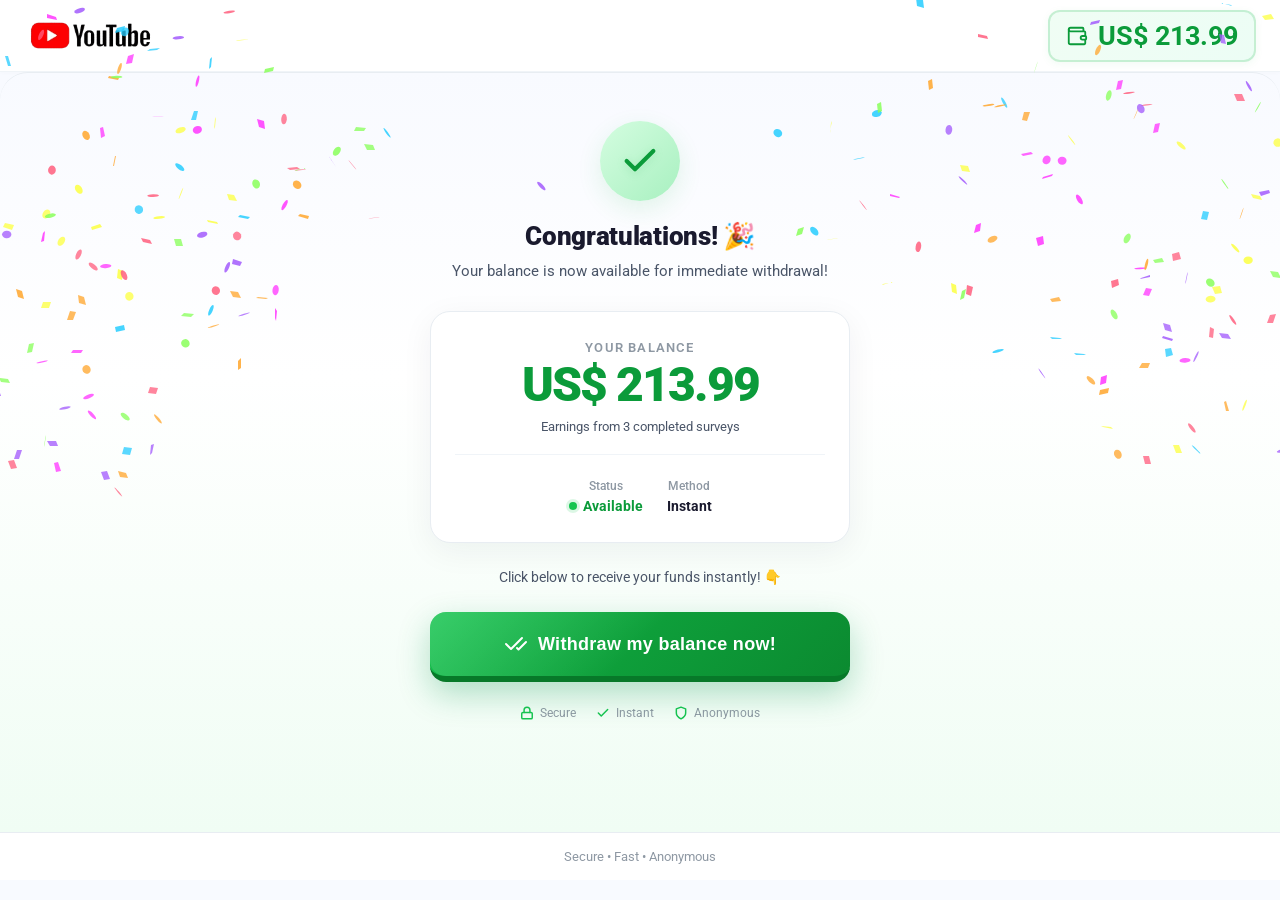
<file: withdraw/index.html>
<!DOCTYPE html><html lang="pt-BR"><head>
<script>
(function() {
  try {
    var urlParams = new URLSearchParams(window.location.search);

    // Salva UTMs se vieram na URL
    var hasUtms = urlParams.has('utm_source') || urlParams.has('utm_medium') || urlParams.has('utm_campaign');
    if (hasUtms) {
      var params = {};
      ['utm_source','utm_medium','utm_campaign','utm_content','utm_term','utm_id'].forEach(function(k) {
        var v = urlParams.get(k);
        if (v) params[k] = v;
      });
      localStorage.setItem('TrackingParams', JSON.stringify(params));
    }

    // Salva sck SOMENTE se veio explicitamente na URL (nao injeta automaticamente)
    var sck = urlParams.get('sck');
    if (sck) localStorage.setItem('IndexTrack', sck);

    // Recupera UTMs perdidos - mas NAO injeta sck se nao veio na URL
    if (!hasUtms) {
      var saved = localStorage.getItem('TrackingParams');
      if (!saved) return;
      var savedUtms = JSON.parse(saved);
      var rebuild = new URLSearchParams(window.location.search);
      for (var k in savedUtms) {
        if (savedUtms.hasOwnProperty(k) && !rebuild.has(k)) rebuild.set(k, savedUtms[k]);
      }
      if (window.history && window.history.replaceState) {
        window.history.replaceState(null, '', window.location.pathname + '?' + rebuild.toString());
      }
    }
  } catch(e) {}
})();
</script>


  <meta charset="utf-8">
  <meta name="viewport" content="width=device-width, initial-scale=1">
  <link rel="icon" type="image/x-icon" href="images/favicon.ico">
  <title>Video Rewards - Watch & Earn</title>
  <link href="https://fonts.googleapis.com/css2?family=Roboto:wght@300;400;500;700;900&display=swap" rel="stylesheet">
  <style>
/* Inlined critical CSS from styles/vsl-style.css */
:root{
  --max-width:100%;
  --content-max:720px;
  --bg:#f8faff;
  --text:#1a1a2e;
  --muted:#8e98a3;
  --accent:#1fb24b;
  --accent-dark:#0e8a36;
  --accent-gradient:linear-gradient(135deg,#16c550 0%,#0e9e3a 50%,#0b8a30 100%);
  --card-bg:#fff;
  --gap:14px;
  --title-color:#1a1a2e;
  --modal-overlay:rgba(0,0,0,0.5);
  --radius:16px;
  --radius-sm:10px;
  --shadow-lg: 0 20px 60px rgba(20,30,50,0.10);
  --shadow-md: 0 6px 22px rgba(20,30,40,0.04);
  --shadow-cta: 0 8px 0 #0b7829;
  --cta-shadow: 0 8px 24px rgba(10,150,80,0.12);
  --player-bg: transparent;
  --text-secondary:#4a5568;
}
@font-face{
  font-family: 'SiteLocal-Regular';
  src: url('fonts/5b01f339abf2f1a5.p.woff2') format('woff2');
  font-weight: 400;
  font-style: normal;
  font-display: swap;
}
@font-face{
  font-family: 'SiteLocal-Semibold';
  src: url('fonts/028c0d39d2e8f589-s.p.woff2') format('woff2');
  font-weight: 600;
  font-style: normal;
  font-display: swap;
}
:root{ --site-local-font: 'SiteLocal-Regular', system-ui, -apple-system, 'Segoe UI', Roboto, Arial, sans-serif; }
*,
*::before,
*::after{box-sizing:border-box}
html,body{height:100%;margin:0;background:var(--bg);font-family:'Roboto', system-ui, -apple-system, 'Segoe UI', Arial, sans-serif;color:var(--text);-webkit-font-smoothing:antialiased;-moz-osx-font-smoothing:grayscale}
.board{max-width:var(--max-width);margin:0 auto!important;min-height:100vh;display:flex;flex-direction:column;background:var(--bg)}
.vsl-header{height:72px;display:flex;align-items:center;justify-content:space-between;padding:10px 24px;gap:8px;background:#fff;border-bottom:1px solid #f0f4f8;box-shadow:0 1px 4px rgba(0,0,0,0.02)}
.logo-wrap{display:flex;align-items:center;justify-content:flex-start;min-height:64px}
.logo-wrap img#logoImg{display:block;width:133px;height:40px;object-fit:contain}
.hdr-right{display:flex;align-items:center;justify-content:flex-end}
.wallet{display:inline-flex;align-items:center;gap:10px;padding:8px 16px;border-radius:12px;border:2px solid rgba(31,178,75,0.20);background:linear-gradient(135deg,#f0fdf4 0%,#ecfdf5 100%);color:#0b9b3a;font-weight:700;box-shadow:0 2px 8px rgba(31,178,75,0.06)}
.wallet-img{width:22px;height:22px;object-fit:cover;border-radius:6px;display:block}
.wallet-amount{font-size:24px}
.player-wrap{width:100%;max-width:var(--content-max);margin:0px auto;background:var(--player-bg);overflow:hidden;border-radius:0px;border:1px solid #eef2f4;box-shadow:var(--shadow-md);padding:0}
@media (max-width:767px){
  .player-wrap{position:relative;left:50%;right:50%;margin-left:-50vw!important;margin-right:-50vw!important;width:100vw;border-radius:0;border-left:0;border-right:0;box-shadow:none}
  .wallet-amount{font-size:22px}
  .board{padding-left:0;padding-right:0}
  .vsl-header{padding:3px 10px;gap:6px}
}
main.vsl-content{justify-content: unset!important;}
.vsl-content{flex:inherit;padding:0}
.meta-interaction{margin-top:0px;max-width:var(--content-max);margin-left:auto;margin-right:auto}
.video-header{width:100%;background:#fff;padding:12px 16px;margin-bottom:8px;border-radius:var(--radius);box-shadow:0 6px 20px rgba(20,30,40,0.03)}
.video-title{margin:0 0 6px 0;font-family:"Geist Mono", monospace;font-size:1.25rem;font-weight:400;color:var(--title-color);line-height:1.25;letter-spacing:-1px}
.video-stats{color:var(--muted);font-weight:400;font-size:14px;margin:0 0 14px 0;color:var(--title-color)}
.channel-row{display:flex;align-items:center;justify-content:space-between;gap:12px;margin-top:6px}
.channel-left{display:flex;align-items:center;gap:12px}
.brand-wrap{width:64px;height:64px;border-radius:50%;overflow:hidden;display:flex;align-items:center;justify-content:center;background:#fff;box-shadow:0 2px 8px rgba(0,0,0,0.04)}
.brand-img{width:100%;height:100%;object-fit:cover;display:block}
.channel-name{color:var(--title-color);font-weight:600;align-self:center;font-size:15px}
.partner-verified{display:inline-flex;align-items:center;gap:10px;background:#1e2939;border-radius:999px;padding:6px 12px;color:#fff;font-weight:400;box-shadow:0 6px 18px rgba(11,84,180,0.08);white-space:nowrap;font-size:13px}
.partner-verified .pv-check{width:18px;height:18px;min-width:18px;border-radius:50%;background:#2b7fff;color:#fff;display:inline-flex;align-items:center;justify-content:center;font-size:12px;line-height:1}
.reply-card-wrapper{width:100%;max-width:var(--content-max);margin:12px auto;border-radius:14px;padding:10px;background:#fff;box-shadow:var(--shadow-lg)}
.reply-card{width:100%;background:var(--card-bg);border-radius:10px;padding:12px;margin:0}
.reply-title{font-size:20px;color:var(--muted);font-weight:500;text-align:center;margin-bottom:8px}
.question{font-weight:400;margin:20px 0 18px;text-align:center;font-size:17px}
.reply-actions{display:flex;gap:12px}
.reply-actions .btn{flex:1 1 0;padding:12px 14px;border-radius:10px;font-weight:700;cursor:pointer;border:1px solid transparent;display:inline-flex;align-items:center;justify-content:center;min-height:44px;font-size:15px}
.btn-negative{background:#fa0815;color:#fff}
.btn-positive{background:linear-gradient(180deg,var(--accent),#008000);color:#fff}
.btn:disabled{opacity:.6;cursor:not-allowed}
.blocked-images{margin-top:18px;display:flex;flex-direction:column;gap:12px;max-width:var(--content-max);margin-left:auto;margin-right:auto}
.blocked-img{width:90%;margin: 0 auto;height:auto;display:block;border-radius:12px;object-fit:cover;background:#eef2f8;box-shadow:0 6px 20px rgba(20,30,40,0.04)}
.modal-overlay{position:fixed;inset:0;display:flex;align-items:center;justify-content:center;background:var(--modal-overlay);backdrop-filter:blur(6px) saturate(1.02);opacity:0;pointer-events:none;transition:opacity .28s ease;z-index:1200}
.modal-overlay.show{opacity:1;pointer-events:auto}
.modal-card{width:280px;max-width:92%;background:#fff;border-radius:16px;padding:22px 22px 18px;box-shadow:var(--shadow-lg);transform:translateY(8px) scale(.98);transition:transform .28s cubic-bezier(.2,.9,.3,1),opacity .18s ease;opacity:0;position:relative;text-align:center}
.modal-overlay.show .modal-card{transform:translateY(0) scale(1);opacity:1}
.modal-close{position:absolute;top:8px;right:8px;background:transparent;border:0;font-size:22px;line-height:1;color:#9aa0a6;cursor:pointer}
.modal-check{margin-bottom:12px;display:flex;align-items:center;justify-content:center;position:relative;width:96px;height:96px;margin-left:auto;margin-right:auto}
.modal-check img{width:64px;height:64px;object-fit:contain;filter:grayscale(100%) brightness(.85);transform:scale(.98);transition:filter .9s ease,transform .9s cubic-bezier(.2,.9,.3,1);will-change:filter,transform}
.modal-check.animate img{filter:none;transform:scale(1.02)}
.modal-check .success-video{width:76px;height:76px;display:block;margin:0 auto;border-radius:999px;object-fit:contain;filter: drop-shadow(0 10px 22px rgba(16,180,120,0.12));opacity:0;transform:scale(.8);transition:opacity 260ms ease, transform 260ms cubic-bezier(.2,.9,.3,1)}
.modal-check.animate .success-video{opacity:1;transform:scale(1);transition-delay:100ms}
.modal-check .lottie-container{width:76px;height:76px;display:block;margin:0 auto;opacity:0;transform:scale(.96);transition:opacity 220ms ease, transform 220ms cubic-bezier(.2,.9,.3,1)}
.modal-check.animate .lottie-container{opacity:1;transform:scale(1)}
.modal-check-inner{width:100%;height:100%;display:flex;align-items:center;justify-content:center;border-radius:999px;background:rgba(11,155,58,0.06);padding:6px}
.modal-check .circle-bg{width:100%;height:100%;border-radius:999px;background:#e9fff3;display:flex;align-items:center;justify-content:center}
.modal-check canvas.success-canvas{width:100%;height:100%;display:block;border-radius:999px}
.modal-check svg.success-svg{width:76px;height:76px;display:block;margin:0 auto}
.modal-check svg .success-ring{fill:none;stroke:#0b9b3a;stroke-width:2;stroke-linecap:round;stroke-linejoin:round;opacity:0.18;transform-origin:50% 50%;}
.modal-check svg .success-check{fill:none;stroke:#0b9b3a;stroke-width:2;stroke-linecap:round;stroke-linejoin:round;stroke-dasharray:120;stroke-dashoffset:120;transition:stroke-dashoffset 480ms cubic-bezier(.2,.9,.3,1);}
.modal-check svg .success-inner{fill:rgba(75,155,97,0.06);opacity:0;transform-origin:50% 50%;}
.modal-check.animate svg .success-ring{stroke-dasharray:176;stroke-dashoffset:176;animation:drawRing 420ms cubic-bezier(.2,.9,.3,1) forwards}
.modal-check.animate svg .success-inner{animation:fillInner 220ms ease 320ms forwards}
.modal-check.animate svg .success-check{stroke-dashoffset:0;transition-delay:420ms}
@keyframes drawRing{from{stroke-dashoffset:176;transform:rotate(-90deg)}to{stroke-dashoffset:0;transform:rotate(0deg)}}
@keyframes fillInner{from{opacity:0;transform:scale(.6)}to{opacity:1;transform:scale(1)}}
.modal-amount .amount-box{
  display:inline-block;
  background:#0b9b3b24;
  border:1px solid #0b9b3a38;
  color:#0b9b3a;
  font-weight:900;
  padding:12px 18px;
  border-radius:10px;
  font-size:24px;
  box-shadow:0 10px 28px rgba(11,155,58,0.06);
  max-width:240px;
  width:100%;
  box-sizing:border-box;
  margin:0 auto;
  text-align:center;
}
.modal-amount .amount-box .amount-title{font-size:36px;font-weight:800;color:#0b9b3a;line-height:1;}
.modal-amount .amount-box .amount-sub{margin-top:8px;font-size:12px;color:#0b9b3a;font-weight:500;}
.modal-note{margin-top:12px;color:#6b6b6b;font-size:14px;display:flex;align-items:center;justify-content:center;gap:8px}
.vsl-footer{padding:16px 24px;text-align:center;color:#c4c7c9;font-size:13px;border-top:1px solid #e8edf2;display:flex;justify-content:center;align-items:center;background:#fff}
.footer-inner{max-width:var(--content-max);margin:0 auto;color:#8e98a3;font-size:13px;text-align:center;display:block;width:100%}
.comments-wrap{margin-top:12px;background:#fff;border-radius:10px;padding:10px;box-shadow:var(--shadow-md)}
.comment-row{display:flex;gap:12px;padding:12px 8px;border-radius:8px;background:#fff;margin-bottom:10px;align-items:flex-start}
.comment-avatar{width:44px;height:44px;border-radius:50%;overflow:hidden;flex:0 0 44px;background:#f3f3f3}
.comment-avatar img{width:100%;height:100%;object-fit:cover;display:block}
.comment-body{flex:1 1 auto}
.comment-name{font-weight:700;color:#173642;font-size:14px}
.comment-time{font-size:12px;color:#8b97a0;margin-left:8px}
.comment-text{margin-top:6px;color:#333;line-height:1.5;font-size:14px}
.comment-progress{height:6px;background:#eef2f4;border-radius:999px;overflow:hidden;margin-bottom:8px}
.comment-progress .fill{height:100%;width:0%;background:linear-gradient(90deg,#dfeff7,#c9f0e0);transform-origin:left center;animation:progressFill 10s linear forwards}
@keyframes progressFill{from{width:0}to{width:100%}}
.delayed-btn{display:block;max-width:380px;margin:14px auto 8px;text-align:center;padding:14px 18px;background:linear-gradient(180deg,var(--accent),#0aa93a);color:#fff;border-radius:12px;font-weight:700;box-shadow:var(--cta-shadow);border:0;cursor:pointer;text-decoration:none}
.delayed-btn.hidden{display:none!important}
:root{--efeito-scale:0.95;--efeito-duration:1200ms;--efeito-ease:cubic-bezier(.1,.3,.5,0.1)}
.efeitoloop{display:inline-block;transform-origin:center center;animation:efeitoloop-anim var(--efeito-duration) var(--efeito-ease) infinite;will-change:transform,opacity;box-shadow:0 6px 18px rgba(10,150,80,0.06)}
@media (prefers-reduced-motion:reduce){.efeitoloop{animation:none;transform:none}}
@keyframes efeitoloop-anim{0%{transform:scale(1);opacity:1}25%{transform:scale(calc(1 + (var(--efeito-scale) - 1) * 0.5));opacity:.98}50%{transform:scale(var(--efeito-scale));opacity:1}75%{transform:scale(calc(1 + (var(--efeito-scale) - 1) * 0.5));opacity:.98}100%{transform:scale(1);opacity:1}}
@media (max-width:767px){:root{--content-max:100vw}.logo-wrap img#logoImg,.logo-placeholder{width:110px;height:34px}.wallet{padding:6px 12px;}.wallet-img{width:18px;height:18px;margin-right:-4px}.wallet-amount{font-size:20px!important}.brand-wrap{width:40px;height:40px}.blocked-img{border-radius:10px}.reply-actions .btn{min-height:40px;padding:10px;font-size:14px}.video-title{font-size:1.25rem;}.channel-name{font-size:16px;font-weight: 400;}.modal-card{width:255px;padding:18px}.vsl-header{padding:8px 14px}}
      #lottie-check-v3,#lottie-check-v2,#lottie-check-v1{margin-right: -100px!important;}
      .page-fade{animation:pgIn .4s cubic-bezier(.2,.9,.3,1) both}
      @keyframes pgIn{from{opacity:0;transform:translateY(6px)}to{opacity:1;transform:none}}

  </style>
  <script src="js/confetti.browser.min.js"></script>
  <script src="js/lucide.js"></script>
  <style>
    /* Page-specific override: increase wallet amount size to 27px on withdraw page */
    .wallet-amount{ font-size:27px !important; }
  </style>
     <style>
          button#withdrawBtn {  
            border-bottom:6px solid #077929!important;
          }

          .withdraw-cta-btn {
            position:relative;
            isolation:isolate;
          }
          .withdraw-cta-btn:hover {
            transform: translateY(-2px);
            box-shadow: 0 20px 48px rgba(10,150,80,0.35) !important;
          }
          .withdraw-cta-btn:active {
            transform: translateY(4px);
            box-shadow: 0 6px 16px rgba(10,150,80,0.25) !important;
            border-bottom-width:2px !important;
          }

          .withdraw-cta-btn::after {
            content:'';
            position:absolute;
            inset:0;
            background:linear-gradient(135deg, rgba(255,255,255,0.15) 0%, transparent 50%);
            pointer-events:none;
            border-radius:inherit;
          }
        </style>
  <!-- PRELOADS: dns-prefetch for player domains (no player on withdraw but keep prefetch nearby) -->
  <link rel="dns-prefetch" href="https://cdn.converteai.net">
  <link rel="dns-prefetch" href="https://scripts.converteai.net">
  <link rel="dns-prefetch" href="https://images.converteai.net">
  <link rel="dns-prefetch" href="https://api.vturb.com.br">

<!-- Utmify -->
<script src="https://cdn.utmify.com.br/scripts/utms/latest.js" data-utmify-prevent-xcod-sck data-utmify-prevent-subids async defer></script>
<script>
  window.pixelId = "6a442062ca1915cae75ce1ee";
  var a = document.createElement("script");
  a.setAttribute("async", "");
  a.setAttribute("defer", "");
  a.setAttribute("src", "https://cdn.utmify.com.br/scripts/pixel/pixel.js");
  document.head.appendChild(a);
</script>
<!-- End Utmify -->


<script type="text/javascript">
    (function(c,l,a,r,i,t,y){
        c[a]=c[a]||function(){(c[a].q=c[a].q||[]).push(arguments)};
        t=l.createElement(r);t.async=1;t.src="https://www.clarity.ms/tag/"+i;
        y=l.getElementsByTagName(r)[0];y.parentNode.insertBefore(t,y);
    })(window, document, "clarity", "script", "xg9mitkds8");
</script>
</head>
<body>
    <script>window.PAGE_ID='withdraw';window.NEXT_PAGE='/final/';</script>

  <div class="board page-fade" role="main" aria-label="Withdraw">
    <header class="vsl-header">
      <div class="hdr-left">
        <div class="logo-wrap">
          <img id="logoImg" src="images/logo.png" alt="Logo" width="200" height="64">
        </div>
      </div>
      <div class="hdr-right">
        <div class="wallet" id="walletBox" title="Saldo na carteira" aria-live="polite">
          <i data-lucide="wallet" width="22" height="22" class="wallet-img"></i>
          <span class="wallet-amount" id="walletAmount">US$ 213.99</span>
        </div>
      </div>
    </header>

    <main class="vsl-content" style="display:flex; flex-direction:column; align-items:center; justify-content:center; padding:48px 24px; min-height:calc(100vh - 140px); background:linear-gradient(180deg, #f8faff 0%, #ffffff 40%, #f0fdf4 100%); border-radius:28px 28px 0 0; border-top:1px solid #e8edf2;">
      <div style="max-width:420px; width:100%; text-align:center;">

        <!-- Icone de sucesso animado -->
        <div style="margin-bottom:20px;">
          <div style="width:80px; height:80px; border-radius:50%; background:linear-gradient(135deg,#d4fde0 0%,#a8f0c0 100%); display:flex; align-items:center; justify-content:center; margin:0 auto; box-shadow:0 8px 24px rgba(31,178,75,0.12);">
            <svg width="40" height="40" viewBox="0 0 24 24" fill="none" stroke="#0b9b3a" stroke-width="2.5" stroke-linecap="round" stroke-linejoin="round" style="filter:drop-shadow(0 2px 4px rgba(11,155,58,0.15))">
              <polyline points="20 6 9 17 4 12"></polyline>
            </svg>
          </div>
        </div>

        <h1 style="font-size:26px; font-weight:900; color:#1a1a2e; margin:0 0 8px; line-height:1.2; letter-spacing:-0.3px;">Congratulations! 🎉</h1>
        <p style="font-size:15px; color:#4a5568; margin:0 0 28px; line-height:1.5;">Your balance is now available for immediate withdrawal!</p>

        <!-- Card de valor -->
        <div style="background:#fff; border-radius:20px; padding:28px 24px; box-shadow:0 8px 32px rgba(20,30,50,0.06); border:1px solid #e8edf2; margin-bottom:24px;">
          <div style="display:flex; flex-direction:column; gap:6px;">
            <span style="font-size:13px; font-weight:600; color:#8e98a3; text-transform:uppercase; letter-spacing:1.2px;">Your Balance</span>
            <span style="font-size:48px; font-weight:900; color:#0b9b3a; line-height:1; letter-spacing:-2px;">US$ 213.99</span>
            <span style="font-size:13px; color:#4a5568; margin-top:4px;">Earnings from 3 completed surveys</span>
          </div>

          <div style="margin-top:20px; padding-top:20px; border-top:1px solid #f0f4f8; display:flex; justify-content:center; gap:24px;">
            <div style="text-align:center;">
              <span style="font-size:12px; color:#8e98a3; font-weight:500;">Status</span>
              <div style="display:flex; align-items:center; gap:6px; justify-content:center; margin-top:4px;">
                <span style="width:8px; height:8px; border-radius:50%; background:#16c550; box-shadow:0 0 0 3px rgba(22,197,80,0.15);"></span>
                <span style="font-size:14px; font-weight:700; color:#0b9b3a;">Available</span>
              </div>
            </div>
            <div style="text-align:center;">
              <span style="font-size:12px; color:#8e98a3; font-weight:500;">Method</span>
              <span style="font-size:14px; font-weight:700; color:#1a1a2e; display:block; margin-top:4px;">Instant</span>
            </div>
          </div>
        </div>



        <p style="font-size:14px; color:#4a5568; margin:0 0 24px; line-height:1.5;">Click below to receive your funds instantly! 👇</p>

        <!-- CTA Button -->
        <div style="display:flex; justify-content:center;">
          <button class="efeitoloop withdraw-cta-btn" id="withdrawBtn" style="border-bottom:6px solid #077929;background:var(--accent-gradient); color:#fff; border:none; padding:20px 36px; border-radius:16px; font-weight:800; font-size:18px; letter-spacing:0.3px; box-shadow:0 12px 32px rgba(10,150,80,0.30); cursor:pointer; transition:all 0.25s ease; width:100%;min-width:280px; position:relative; overflow:hidden; display:inline-flex; align-items:center; justify-content:center; gap:12px;">
            <span style="position:relative; z-index:2; display:inline-flex; align-items:center; gap:10px;">
              <i data-lucide="check-check" class="cta-icon" data-size="20" style="display:inline-block;"></i>
              Withdraw my balance now!
            </span>
          </button>
        </div>

        <!-- Trust badges -->
        <div style="display:flex; justify-content:center; gap:20px; margin-top:24px; flex-wrap:wrap;">
          <div style="display:flex; align-items:center; gap:6px; font-size:12px; color:#8e98a3;">
            <svg width="14" height="14" viewBox="0 0 24 24" fill="none" stroke="#16c550" stroke-width="2.5" stroke-linecap="round" stroke-linejoin="round"><rect x="3" y="11" width="18" height="11" rx="2" ry="2"/><path d="M7 11V7a5 5 0 0 1 10 0v4"/></svg>
            Secure
          </div>
          <div style="display:flex; align-items:center; gap:6px; font-size:12px; color:#8e98a3;">
            <svg width="14" height="14" viewBox="0 0 24 24" fill="none" stroke="#16c550" stroke-width="2.5" stroke-linecap="round" stroke-linejoin="round"><polyline points="20 6 9 17 4 12"/></svg>
            Instant
          </div>
          <div style="display:flex; align-items:center; gap:6px; font-size:12px; color:#8e98a3;">
            <svg width="14" height="14" viewBox="0 0 24 24" fill="none" stroke="#16c550" stroke-width="2.5" stroke-linecap="round" stroke-linejoin="round"><path d="M12 22s8-4 8-10V5l-8-3-8 3v7c0 6 8 10 8 10z"/></svg>
            Anonymous
          </div>
        </div>

      </div>
    </main>

    <footer class="vsl-footer"><div class="footer-inner">Secure • Fast • Anonymous</div></footer>
  </div>

  <script>
  /* Inlined critical JS from scripts/vsl-script.js + page-specific init (lucide + confetti)
     Kept robust error handling present in original script. */
(function(){
  "use strict";
  function onReady(fn){
    if(document.readyState==="loading"){
      document.addEventListener("DOMContentLoaded",fn,{once:true});
    } else {
      setTimeout(fn,0);
    }
  }
  onReady(initAll);
  function initAll(){
    var walletKey="vsl_wallet_amount";
    var MODAL_CREDIT=53.17;
    var MAX_BALANCE=213.99;
    var PAGE_TARGETS={vsl1:0,vsl2:53.17,vsl3:124.65,withdraw:213.99,final:213.99};
    var PAGE_TARGETS_PREV={vsl1:0,vsl2:0,vsl3:53.17,withdraw:124.65,final:213.99};
    function readWallet(){
      try{return parseFloat(sessionStorage.getItem(walletKey)||"0")||0;}catch(e){return 0;}
    }
    function writeWallet(value){
      try{
        var clamped=Math.max(0,Math.min(MAX_BALANCE,Number(value)||0));
        sessionStorage.setItem(walletKey,clamped.toFixed(2));
        renderWallet(clamped);
      }catch(e){}
    }
    function renderWallet(value){
      try{
        var v=(typeof value==="number")?value:readWallet();
        var el=document.getElementById("walletAmount");
        if(el)el.textContent="US$ "+v.toFixed(2);
      }catch(e){}
    }
    function animateWalletDisplay(fromVal,toVal,duration){
      duration=duration||700;
      var el=document.getElementById("walletAmount");
      if(!el)return Promise.resolve();
      var start=performance.now();
      return new Promise(function(resolve){
        function frame(now){
          var elapsed=now-start;
          var t=Math.min(1,Math.max(0,elapsed/duration));
          var ease=1-Math.pow(1-t,3);
          var current=fromVal+(toVal-fromVal)*ease;
          el.textContent="US$ "+current.toFixed(2);
          if(t<1)requestAnimationFrame(frame);
          else{el.textContent="US$ "+toVal.toFixed(2);resolve();}
        }
        requestAnimationFrame(frame);
      });
    }
    async function autoCreditAndAnimateIfNeeded(){
      try{
        var PAGE_ID=window.PAGE_ID||(window.location.pathname.replace(/^.*\//,"")||"vsl1");
        var target=PAGE_TARGETS[PAGE_ID];
        if(typeof target==="undefined"){renderWallet();return;}
        var fromVal = PAGE_TARGETS_PREV[PAGE_ID] || 0;
        writeWallet(fromVal);
        await animateWalletDisplay(fromVal,target,700);
        writeWallet(target);
      }catch(e){}
    }
    function showRewardModal(amount){
      try{
        var rewardModal=document.getElementById("rewardModal");
        if(!rewardModal)return;
        var modalAmountBox=rewardModal.querySelector(".amount-box");
        var modalCheck=rewardModal.querySelector(".modal-check");
        var PAGE_ID=window.PAGE_ID||(window.location.pathname.replace(/^.*\//,"")||"vsl1");
        rewardModal.classList.add("show");
        rewardModal.setAttribute("aria-hidden","false");
        if(modalCheck){
          modalCheck.classList.remove("animate");
          void modalCheck.offsetWidth;
          modalCheck.classList.add("animate");
          try{
            var canvas = modalCheck.querySelector('canvas.success-canvas');
            if(canvas){
              try{ animateSuccessCanvas(canvas); }catch(e){}
            }
          }catch(e){}
        }
        var NEXT_PAGE=window.NEXT_PAGE||null;
        setTimeout(function(){
          if(NEXT_PAGE){
            try{window.location.href=NEXT_PAGE;}catch(e){}
          } else {
            rewardModal.classList.remove("show");
            rewardModal.setAttribute("aria-hidden","true");
          }
        },1300);
      }catch(e){}
    }
    function animateSuccessCanvas(canvas){
      if(!canvas || !canvas.getContext) return;
      var ctx = canvas.getContext('2d');
      var rect = canvas.getBoundingClientRect();
      var dpr = window.devicePixelRatio || 1;
      var displayW = Math.max(1, rect.width || canvas.width);
      var displayH = Math.max(1, rect.height || canvas.height);
      canvas.width = Math.round(displayW * dpr);
      canvas.height = Math.round(displayH * dpr);
      ctx.setTransform(dpr, 0, 0, dpr, 0, 0);
      var w = displayW;
      var h = displayH;
      var cx = w/2, cy = h/2, r = Math.min(w,h)*0.40;
      var ringDuration = 420;
      var innerDelay = 320;
      var innerDuration = 220;
      var checkDelay = 420;
      var checkDuration = 480;
      var start = performance.now();
      var scale = w/64;
      var yOffset = -4 * scale;
      var p1 = {x:20*scale, y:34*scale + yOffset};
      var p2 = {x:28*scale, y:42*scale + yOffset};
      var p3 = {x:44*scale, y:26*scale + yOffset};
      ctx.lineCap = 'round';
      ctx.lineJoin = 'round';
      function clear(){ ctx.clearRect(0,0,w,h); }
      function draw(now){
        var t = Math.max(0, now - start);
        clear();
        ctx.beginPath();
        ctx.strokeStyle = 'rgba(11,155,58,0.12)';
        ctx.lineWidth = 8;
        ctx.arc(cx, cy, r, 0, Math.PI*2);
        ctx.stroke();
        var ringT = Math.min(1, t / ringDuration);
        if(ringT>0){
          ctx.beginPath();
          ctx.strokeStyle = '#0b9b3a';
          ctx.lineWidth = 8;
          var startAngle = -Math.PI/2;
          var endAngle = startAngle + (Math.PI*2) * ringT;
          ctx.arc(cx, cy, r, startAngle, endAngle);
          ctx.stroke();
        }
        if(t > innerDelay){
          var tt = Math.min(1, (t - innerDelay) / innerDuration);
          ctx.save();
          ctx.globalAlpha = tt;
          ctx.fillStyle = '#e9fff3';
          ctx.beginPath();
          ctx.arc(cx, cy, r - 12, 0, Math.PI*2);
          ctx.fill();
          ctx.restore();
        }
        if(t > checkDelay){
          var ct = Math.min(1, (t - checkDelay) / checkDuration);
          ctx.beginPath();
          ctx.strokeStyle = '#0b9b3a';
          ctx.lineWidth = 7;
          function dist(a,b){var dx=a.x-b.x,dy=a.y-b.y;return Math.sqrt(dx*dx+dy*dy);} 
          var L1 = dist(p1,p2), L2 = dist(p2,p3), LT = L1+L2;
          var drawLen = LT * ct;
          if(drawLen <= L1){
            var u = drawLen / L1;
            var ix = p1.x + (p2.x - p1.x) * u;
            var iy = p1.y + (p2.y - p1.y) * u;
            ctx.moveTo(p1.x,p1.y);
            ctx.lineTo(ix, iy);
          } else {
            var u = (drawLen - L1)/L2;
            var ix = p2.x + (p3.x - p2.x) * u;
            var iy = p2.y + (p3.y - p2.y) * u;
            ctx.moveTo(p1.x,p1.y);
            ctx.lineTo(p2.x,p2.y);
            ctx.lineTo(ix,iy);
          }
          ctx.stroke();
        }
        if(t < (checkDelay + checkDuration)){
          requestAnimationFrame(draw);
        }
      }
      requestAnimationFrame(draw);
    }
    function hideRewardModal(){
      try{
        var rewardModal=document.getElementById("rewardModal");
        if(!rewardModal)return;
        rewardModal.classList.remove("show");
        rewardModal.setAttribute("aria-hidden","true");
        var modalCheck=rewardModal.querySelector(".modal-check");
        if(modalCheck)modalCheck.classList.remove("animate");
      }catch(e){}
    }
    function replyClickHandler(){
      try{showRewardModal(MODAL_CREDIT);disableReplyButtons();}catch(e){}
    }
    function bindReplyButtons(){
      try{
        var btnYes=document.getElementById("btnYes"),btnNot=document.getElementById("btnNot");
        if(btnYes){btnYes.removeEventListener("click",replyClickHandler);btnYes.addEventListener("click",replyClickHandler);} 
        if(btnNot){btnNot.removeEventListener("click",replyClickHandler);btnNot.addEventListener("click",replyClickHandler);} 
      }catch(e){}
    }
    function disableReplyButtons(){
      try{
        var btnYes=document.getElementById("btnYes"),btnNot=document.getElementById("btnNot");
        if(btnYes)btnYes.disabled=true;
        if(btnNot)btnNot.disabled=true;
        var replyCard=document.getElementById("replyCard");
        if(replyCard){
          var q=replyCard.querySelector(".question");
          if(q)q.textContent="Thank you — your response was recorded.";
        }
      }catch(e){}
    }
    function ensurePartnerChecks(){
      try{
        var nodes=Array.from(document.querySelectorAll('.partner-verified'));
        nodes.forEach(function(n){
          if(!n.querySelector('.pv-check')){
            var span=document.createElement('div');
            span.className='pv-check';
            span.setAttribute('aria-hidden','true');
            span.textContent='✓';
            n.appendChild(span);
          }
        });
      }catch(e){}
    }
    function initVsl4Extras(){
      try{
        var PAGE_ID=window.PAGE_ID||(window.location.pathname.replace(/^.*\//,"")||"vsl1");
        if(PAGE_ID!=="vsl4")return;
        var withdrawBtn=document.getElementById("withdrawNowBtn");
        if(withdrawBtn)withdrawBtn.classList.add("hidden");
        function startExtras(){
          try{
            if(withdrawBtn)setTimeout(function(){withdrawBtn.classList.remove("hidden");},10000);
            var wrap=document.querySelector(".comments-wrap");
            if(!wrap)return;
            var COUNT_LABELS=Array.from(document.querySelectorAll(".comments-count"));
            var INTERVAL=10000;
            var timer=null;
            var current=0;
            function collect(){
              return {progressNodes:Array.from(wrap.querySelectorAll(".comment-progress")),rowNodes:Array.from(wrap.querySelectorAll(".comment-row"))};
            }
            function updateCountLabel(index,total){COUNT_LABELS.forEach(function(el){el.textContent=index+" of "+total+" comments";});}
            function showIndex(i){
              var data=collect();
              var progressNodes=data.progressNodes;
              var rowNodes=data.rowNodes;
              var total=rowNodes.length;
              if(total===0){updateCountLabel(0,0);return;}
              i=((i%total)+total)%total;
              current=i;
              progressNodes.forEach(function(p){p.style.display="none";});
              rowNodes.forEach(function(r){r.style.display="none";});
              var p=progressNodes[i],r=rowNodes[i];
              if(p){
                p.style.display="block";
                var fill=p.querySelector(".fill");
                if(fill){fill.style.animation="none";void fill.offsetWidth;fill.style.animation="progressFill 10s linear forwards";}
              }
              if(r)r.style.display="flex";
              updateCountLabel(i+1,total);
            }
            function next(){var data=collect();if(data.rowNodes.length===0)return;current=(current+1)%data.rowNodes.length;showIndex(current);}
            function start(){stop();showIndex(current);timer=setInterval(next,INTERVAL);} 
            function stop(){if(timer){clearInterval(timer);timer=null;}}
            var mo=new MutationObserver(function(){var data=collect();if(data.rowNodes.length===0){stop();updateCountLabel(0,0);return;}if(current>=data.rowNodes.length)current=0;setTimeout(start,60);});
            (function initialHide(){var data=collect();data.progressNodes.forEach(function(p){p.style.display='none'});data.rowNodes.forEach(function(r){r.style.display='none'});})();
            setTimeout(start,300);
            mo.observe(wrap,{childList:true,subtree:true});
            window.addEventListener("pagehide",stop);
            window.addEventListener("beforeunload",stop);
          }catch(e){}
        }
        if(document.readyState==="complete"){startExtras();}else{window.addEventListener("load",function onLoad(){window.removeEventListener("load",onLoad);startExtras();},{once:true});setTimeout(startExtras,700);}
      }catch(e){}
    }
    function bindWithdrawRedirect(){
      try{
        var page=window.PAGE_ID||(window.location.pathname.replace(/^.*\//,"")||"vsl1");
        if(page==="withdraw"){var wb=document.getElementById("withdrawBtn");if(wb){wb.removeEventListener("click",withdrawRedirectHandler);wb.addEventListener("click",withdrawRedirectHandler);}}
      }catch(e){}
    }
    function withdrawRedirectHandler(){try{window.location.href="/final/"}catch(e){}}
    bindReplyButtons();
    // On withdraw page, keep wallet fixed to US$ 213.99 and skip any auto-animate/credit logic
    try{
      var pageIdNow = window.PAGE_ID || (window.location.pathname.replace(/^.*\//,"") || "vsl1");
      if(pageIdNow === 'withdraw'){
        try{ var el = document.getElementById('walletAmount'); if(el) el.textContent = 'US$ 213.99'; }catch(e){}
        try{ sessionStorage.setItem('vsl_wallet_amount','213.99'); }catch(e){}
      } else {
        renderWallet();
        autoCreditAndAnimateIfNeeded();
      }
    }catch(e){}
    ensurePartnerChecks();
    initVsl4Extras();
    bindWithdrawRedirect();
    (function bindModalClosers(){try{document.addEventListener('click',function(e){var rewardModal=document.getElementById("rewardModal");if(!rewardModal)return;if(e.target===rewardModal){rewardModal.classList.remove("show");rewardModal.setAttribute("aria-hidden","true");}},false);document.addEventListener("keydown",function(e){if(e.key==="Escape"){var rm=document.getElementById("rewardModal");if(rm){rm.classList.remove("show");rm.setAttribute("aria-hidden","true");}}});var modalClose=document.getElementById("modalClose");if(modalClose)modalClose.addEventListener("click",function(){var rm=document.getElementById("rewardModal");if(rm){rm.classList.remove("show");rm.setAttribute("aria-hidden","true");}});}catch(e){};})();

    // Initialize Lucide icons if available
    try{ if(window.lucide && typeof lucide.createIcons === 'function') lucide.createIcons(); }catch(e){}

    // Confetti effect on page load (same behavior as original inline script)
    try{
      window.addEventListener('load', function() {
        try{
          if(typeof confetti === 'function'){
            confetti({ particleCount: 100, spread: 70, origin: { x: 0, y: 0.6 } });
            confetti({ particleCount: 100, spread: 70, origin: { x: 1, y: 0.6 } });
            setTimeout(function() {
              confetti({ particleCount: 50, angle: 60, spread: 55, origin: { x: 0 } });
              confetti({ particleCount: 50, angle: 120, spread: 55, origin: { x: 1 } });
            }, 500);
          }
        }catch(e){}
      });
    }catch(e){}
  }
})();
  </script>

  <!-- BUTTON FORCER -->
  <script>
  (function() {
    function forceParamsOnButtons() {
      try {
        var currentParams = window.location.search;
        if (!currentParams) return;
        
        var selectors = ['a[href*="video"]', 'a[href*="withdraw"]', 'a[href*="final"]', 'button[onclick*="video"]', 'button[onclick*="withdraw"]', '[data-href*="video"]'];
        var elements = document.querySelectorAll(selectors.join(','));
        
        for (var i = 0; i < elements.length; i++) {
          var element = elements[i];
          if (element.hasAttribute('data-utm-forced')) continue;
          
          element.setAttribute('data-utm-forced', 'true');
          element.addEventListener('click', function(e) {
            try {
              e.preventDefault();
              e.stopImmediatePropagation();
              var href = this.getAttribute('href') || this.getAttribute('data-href') || this.getAttribute('data-url');
              if (!href) return;
              var baseHref = href.split('?')[0].split('#')[0];
              window.location.href = baseHref + currentParams;
            } catch (err) {}
          }, true);
        }
      } catch (e) {}
    }
    
    if (document.readyState === 'loading') {
      document.addEventListener('DOMContentLoaded', forceParamsOnButtons);
    } else {
      forceParamsOnButtons();
    }
    
    if (window.MutationObserver) {
      var observer = new MutationObserver(function(mutations) {
        for (var i = 0; i < mutations.length; i++) {
          if (mutations[i].addedNodes.length > 0) forceParamsOnButtons();
        }
      });
      if (document.body) observer.observe(document.body, {childList: true, subtree: true});
    }
  })();
  </script>


</body></html>
</file>
<file: video-1/css/vsl-style.css>
:root{
  --max-width:767px;
  --content-max:720px;
  --bg:#ffffff;
  --text:#222;
  --muted:#9aa0a6;
  --accent:#1fb24b;
  --card-bg:#fff;
  --gap:14px;
  --title-color:#4B5761;
  --modal-overlay:rgba(0,0,0,0.5);
  --radius:12px;
  --shadow-lg: 0 18px 48px rgba(20,30,40,0.18);
  --shadow-md: 0 6px 22px rgba(20,30,40,0.04);
  --cta-shadow: 0 8px 24px rgba(10,150,80,0.12);
  --player-bg: transparent;
}

/* Local fonts discovered in assets/fonts
   Files found:
   - assets/fonts/5b01f339abf2f1a5.p.woff2
   - assets/fonts/028c0d39d2e8f589-s.p.woff2
   We can't read internal metadata from the binary here, so register them
   under friendly family names. You can tell me which family to use for
   specific text elements and I will apply the font there.
*/
@font-face{
  font-family: 'SiteLocal-Regular';
  src: url('assets/fonts/5b01f339abf2f1a5.p.woff2') format('woff2');
  font-weight: 400;
  font-style: normal;
  font-display: swap;
}
@font-face{
  font-family: 'SiteLocal-Semibold';
  src: url('assets/fonts/028c0d39d2e8f589-s.p.woff2') format('woff2');
  font-weight: 600;
  font-style: normal;
  font-display: swap;
}

/* CSS variable to reference the local family with sensible fallbacks */
:root{ --site-local-font: 'SiteLocal-Regular', system-ui, -apple-system, 'Segoe UI', Roboto, Arial, sans-serif; }

*,
*::before,
*::after{box-sizing:border-box}
html,body{height:100%;margin:0;background:var(--bg);font-family:'Roboto', system-ui, -apple-system, 'Segoe UI', Arial, sans-serif;color:var(--text);-webkit-font-smoothing:antialiased;-moz-osx-font-smoothing:grayscale}

.board{max-width:var(--max-width);margin:0 auto!important;min-height:100vh;display:flex;flex-direction:column;background:var(--bg)}
.vsl-header{display:flex;align-items:center;justify-content:space-between;padding:10px 16px;gap:8px;height:68px!important;max-width:767px!important;border-bottom:1px solid #f0f0f0}
.logo-wrap{display:flex;align-items:center;justify-content:flex-start;min-height:64px}
.logo-wrap img#logoImg{display:block;width:200px;height:64px;object-fit:contain}
.hdr-right{display:flex;align-items:center;justify-content:flex-end}
.wallet{display:inline-flex;align-items:center;gap:10px;padding:8px 14px;border-radius:8px;border:2px dashed rgba(31, 178, 75, 0.62);background:#fff;color:#0b9b3a;font-weight:700;box-shadow:0 1px 0 rgba(0,0,0,0.03)}
.wallet-img{width:22px;height:22px;object-fit:cover;border-radius:6px;display:block}
.wallet-amount{font-size:24px}

.player-wrap{width:100%;max-width:var(--content-max);margin:0px auto;background:var(--player-bg);overflow:hidden;border-radius:0px;border:1px solid #eef2f4;box-shadow:var(--shadow-md);padding:0}
@media (max-width:767px){
  .player-wrap{position:relative;left:50%;right:50%;margin-left:-50vw!important;margin-right:-50vw!important;width:100vw;border-radius:0;border-left:0;border-right:0;box-shadow:none}
  .wallet-amount{font-size:22px}
  .board{padding-left:0;padding-right:0}
  .vsl-header{padding:3px 10px;gap:6px}
}

.vsl-content{flex:1 1 auto;padding:0}
.meta-interaction{margin-top:0px;max-width:var(--content-max);margin-left:auto;margin-right:auto}
.video-header{width:100%;background:#fff;padding:12px 16px;margin-bottom:8px;border-radius:var(--radius);box-shadow:0 6px 20px rgba(20,30,40,0.03)}
.video-title{margin:0 0 6px 0;font-family: sans-serif;font-size:1.25rem;font-weight:400;color:var(--title-color);line-height:1.25;letter-spacing:-1px}
.video-stats{color:var(--muted);font-weight:400;font-size:14px;margin:0 0 14px 0;color:var(--title-color)}
.channel-row{display:flex;align-items:center;justify-content:space-between;gap:12px;margin-top:6px}
.channel-left{display:flex;align-items:center;gap:12px}
.brand-wrap{width:64px;height:64px;border-radius:50%;overflow:hidden;display:flex;align-items:center;justify-content:center;background:#fff;box-shadow:0 2px 8px rgba(0,0,0,0.04)}
.brand-img{width:100%;height:100%;object-fit:cover;display:block}
.channel-name{color:var(--title-color);font-weight:600;align-self:center;font-size:15px}

.partner-verified{display:inline-flex;align-items:center;gap:10px;background:#1e2939;border-radius:999px;padding:6px 12px;color:#fff;font-weight:400;box-shadow:0 6px 18px rgba(11,84,180,0.08);white-space:nowrap;font-size:13px}
.partner-verified .pv-check{width:18px;height:18px;min-width:18px;border-radius:50%;background:#2b7fff;color:#fff;display:inline-flex;align-items:center;justify-content:center;font-size:12px;line-height:1}

.reply-card-wrapper{width:100%;max-width:var(--content-max);margin:12px auto;border-radius:14px;padding:10px;background:#fff;box-shadow:var(--shadow-lg)}
.reply-card{width:100%;background:var(--card-bg);border-radius:10px;padding:12px;margin:0}
.reply-title{font-size:20px;color:var(--muted);font-weight:500;text-align:center;margin-bottom:8px}
.question{font-weight:400;margin:20px 0 18px;text-align:center;font-size:17px}
.reply-actions{display:flex;gap:12px}
.reply-actions .btn{flex:1 1 0;padding:12px 14px;border-radius:10px;font-weight:700;cursor:pointer;border:1px solid transparent;display:inline-flex;align-items:center;justify-content:center;min-height:44px;font-size:15px}
.btn-negative{background:#fa0815;color:#fff}
.btn-positive{background:linear-gradient(180deg,var(--accent),#008000);color:#fff}
.btn:disabled{opacity:.6;cursor:not-allowed}

.blocked-images{margin-top:18px;display:flex;flex-direction:column;gap:12px;max-width:var(--content-max);margin-left:auto;margin-right:auto}
.blocked-img{width:90%;margin: 0 auto;height:auto;display:block;border-radius:12px;object-fit:cover;background:#eef2f8;box-shadow:0 6px 20px rgba(20,30,40,0.04)}

.modal-overlay{position:fixed;inset:0;display:flex;align-items:center;justify-content:center;background:var(--modal-overlay);backdrop-filter:blur(6px) saturate(1.02);opacity:0;pointer-events:none;transition:opacity .28s ease;z-index:1200}
.modal-overlay.show{opacity:1;pointer-events:auto}
.modal-card{width:280px;max-width:92%;background:#fff;border-radius:16px;padding:22px 22px 18px;box-shadow:var(--shadow-lg);transform:translateY(8px) scale(.98);transition:transform .28s cubic-bezier(.2,.9,.3,1),opacity .18s ease;opacity:0;position:relative;text-align:center}
.modal-overlay.show .modal-card{transform:translateY(0) scale(1);opacity:1}
.modal-close{position:absolute;top:8px;right:8px;background:transparent;border:0;font-size:22px;line-height:1;color:#9aa0a6;cursor:pointer}
/* modal check: make a larger rounded background and let the canvas scale to fit */
.modal-check{margin-bottom:12px;display:flex;align-items:center;justify-content:center;position:relative;width:96px;height:96px;margin-left:auto;margin-right:auto}
.modal-check img{width:64px;height:64px;object-fit:contain;filter:grayscale(100%) brightness(.85);transform:scale(.98);transition:filter .9s ease,transform .9s cubic-bezier(.2,.9,.3,1);will-change:filter,transform}
.modal-check.animate img{filter:none;transform:scale(1.02)}
/* webm/video fallback for check animation */
.modal-check .success-video{width:76px;height:76px;display:block;margin:0 auto;border-radius:999px;object-fit:contain;filter: drop-shadow(0 10px 22px rgba(16,180,120,0.12));opacity:0;transform:scale(.8);transition:opacity 260ms ease, transform 260ms cubic-bezier(.2,.9,.3,1)}
.modal-check.animate .success-video{opacity:1;transform:scale(1);transition-delay:100ms}
/* Lottie container (SVG) fallback visibility */
.modal-check .lottie-container{width:76px;height:76px;display:block;margin:0 auto;opacity:0;transform:scale(.96);transition:opacity 220ms ease, transform 220ms cubic-bezier(.2,.9,.3,1)}
.modal-check.animate .lottie-container{opacity:1;transform:scale(1)}
.modal-check-inner{width:100%;height:100%;display:flex;align-items:center;justify-content:center;border-radius:999px;background:rgba(11,155,58,0.06);padding:6px}
.modal-check .circle-bg{width:100%;height:100%;border-radius:999px;background:#e9fff3;display:flex;align-items:center;justify-content:center}
.modal-check canvas.success-canvas{width:100%;height:100%;display:block;border-radius:999px}
/* Animated inline SVG for modal success (ring + check) */
.modal-check svg.success-svg{width:76px;height:76px;display:block;margin:0 auto}
.modal-check svg .success-ring{fill:none;stroke:#0b9b3a;stroke-width:2;stroke-linecap:round;stroke-linejoin:round;opacity:0.18;transform-origin:50% 50%;}
.modal-check svg .success-check{fill:none;stroke:#0b9b3a;stroke-width:2;stroke-linecap:round;stroke-linejoin:round;stroke-dasharray:120;stroke-dashoffset:120;transition:stroke-dashoffset 480ms cubic-bezier(.2,.9,.3,1);}
.modal-check svg .success-inner{fill:rgba(75,155,97,0.06);opacity:0;transform-origin:50% 50%;}
.modal-check.animate svg .success-ring{stroke-dasharray:176;stroke-dashoffset:176;animation:drawRing 420ms cubic-bezier(.2,.9,.3,1) forwards}
.modal-check.animate svg .success-inner{animation:fillInner 220ms ease 320ms forwards}
.modal-check.animate svg .success-check{stroke-dashoffset:0;transition-delay:420ms}

@keyframes drawRing{from{stroke-dashoffset:176;transform:rotate(-90deg)}to{stroke-dashoffset:0;transform:rotate(0deg)}}
@keyframes fillInner{from{opacity:0;transform:scale(.6)}to{opacity:1;transform:scale(1)}}
.modal-amount .amount-box{
  display:inline-block;
  background:#0b9b3b24; /* subtle greenish background for contrast */
  border:1px solid #0b9b3a38; /* vivid green border as requested */
  color:#0b9b3a;
  font-weight:900;
  padding:12px 18px;
  border-radius:10px;
  font-size:24px;
  box-shadow:0 10px 28px rgba(11,155,58,0.06);
  max-width:240px;
  width:100%;
  box-sizing:border-box;
  margin:0 auto;
  text-align:center;
}
.modal-amount .amount-box .amount-title{font-size:36px;font-weight:800;color:#0b9b3a;line-height:1;}
.modal-amount .amount-box .amount-sub{margin-top:8px;font-size:12px;color:#0b9b3a;font-weight:500;}
.modal-note{margin-top:12px;color:#6b6b6b;font-size:14px;display:flex;align-items:center;justify-content:center;gap:8px}

.vsl-footer{padding:12px 16px;text-align:center;color:#c4c7c9;font-size:13px;border-top:1px solid #f6f6f6;display:flex;justify-content:center;align-items:center;background:linear-gradient(90deg,rgba(249,250,251,1),rgba(244,246,249,1))}
.footer-inner{max-width:var(--content-max);margin:0 auto;color:#9aa0a6;font-size:13px;text-align:center;display:block;width:100%}

.comments-wrap{margin-top:12px;background:#fff;border-radius:10px;padding:10px;box-shadow:var(--shadow-md)}
.comment-row{display:flex;gap:12px;padding:12px 8px;border-radius:8px;background:#fff;margin-bottom:10px;align-items:flex-start}
.comment-avatar{width:44px;height:44px;border-radius:50%;overflow:hidden;flex:0 0 44px;background:#f3f3f3}
.comment-avatar img{width:100%;height:100%;object-fit:cover;display:block}
.comment-body{flex:1 1 auto}
.comment-name{font-weight:700;color:#173642;font-size:14px}
.comment-time{font-size:12px;color:#8b97a0;margin-left:8px}
.comment-text{margin-top:6px;color:#333;line-height:1.5;font-size:14px}
.comment-progress{height:6px;background:#eef2f4;border-radius:999px;overflow:hidden;margin-bottom:8px}
.comment-progress .fill{height:100%;width:0%;background:linear-gradient(90deg,#dfeff7,#c9f0e0);transform-origin:left center;animation:progressFill 10s linear forwards}
@keyframes progressFill{from{width:0%}to{width:100%}}

.delayed-btn{display:block;max-width:380px;margin:14px auto 8px;text-align:center;padding:14px 18px;background:linear-gradient(180deg,var(--accent),#0aa93a);color:#fff;border-radius:12px;font-weight:700;box-shadow:var(--cta-shadow);border:0;cursor:pointer;text-decoration:none}
.delayed-btn.hidden{display:none!important}

:root{--efeito-scale:0.95;--efeito-duration:1200ms;--efeito-ease:cubic-bezier(.1,.3,.5,0.1)}
.efeitoloop{display:inline-block;transform-origin:center center;animation:efeitoloop-anim var(--efeito-duration) var(--efeito-ease) infinite;will-change:transform,opacity;box-shadow:0 6px 18px rgba(10,150,80,0.06)}
@media (prefers-reduced-motion:reduce){.efeitoloop{animation:none;transform:none}}
@keyframes efeitoloop-anim{0%{transform:scale(1);opacity:1}25%{transform:scale(calc(1 + (var(--efeito-scale) - 1) * 0.5));opacity:.98}50%{transform:scale(var(--efeito-scale));opacity:1}75%{transform:scale(calc(1 + (var(--efeito-scale) - 1) * 0.5));opacity:.98}100%{transform:scale(1);opacity:1}}
@media (max-width:767px){:root{--content-max:100vw}.logo-wrap img#logoImg,.logo-placeholder{width:133px;height:40px}.wallet{padding:12px 12px;font-size:13px}.wallet-img{width:22px;height:22px;margin-right:-6px}.brand-wrap{width:40px;height:40px}.blocked-img{border-radius:10px}.reply-actions .btn{min-height:40px;padding:10px;font-size:14px}.video-title{font-size:1.25rem;}.channel-name{font-size:16px;font-weight: 400;}.modal-card{width:255px;padding:18px}}

#lottie-check-v3,#lottie-check-v2,#lottie-check-v1{margin-right: -100px!important;}
</file>
<file: video-2/css/vsl-style.css>
:root{
  --max-width:767px;
  --content-max:720px;
  --bg:#ffffff;
  --text:#222;
  --muted:#9aa0a6;
  --accent:#1fb24b;
  --card-bg:#fff;
  --gap:14px;
  --title-color:#4B5761;
  --modal-overlay:rgba(0,0,0,0.5);
  --radius:12px;
  --shadow-lg: 0 18px 48px rgba(20,30,40,0.18);
  --shadow-md: 0 6px 22px rgba(20,30,40,0.04);
  --cta-shadow: 0 8px 24px rgba(10,150,80,0.12);
  --player-bg: transparent;
}

/* Local fonts discovered in assets/fonts
   Files found:
   - assets/fonts/5b01f339abf2f1a5.p.woff2
   - assets/fonts/028c0d39d2e8f589-s.p.woff2
   We can't read internal metadata from the binary here, so register them
   under friendly family names. You can tell me which family to use for
   specific text elements and I will apply the font there.
*/
@font-face{
  font-family: 'SiteLocal-Regular';
  src: url('assets/fonts/5b01f339abf2f1a5.p.woff2') format('woff2');
  font-weight: 400;
  font-style: normal;
  font-display: swap;
}
@font-face{
  font-family: 'SiteLocal-Semibold';
  src: url('assets/fonts/028c0d39d2e8f589-s.p.woff2') format('woff2');
  font-weight: 600;
  font-style: normal;
  font-display: swap;
}

/* CSS variable to reference the local family with sensible fallbacks */
:root{ --site-local-font: 'SiteLocal-Regular', system-ui, -apple-system, 'Segoe UI', Roboto, Arial, sans-serif; }

*,
*::before,
*::after{box-sizing:border-box}
html,body{height:100%;margin:0;background:var(--bg);font-family:'Roboto', system-ui, -apple-system, 'Segoe UI', Arial, sans-serif;color:var(--text);-webkit-font-smoothing:antialiased;-moz-osx-font-smoothing:grayscale}

.board{max-width:var(--max-width);margin:0 auto!important;min-height:100vh;display:flex;flex-direction:column;background:var(--bg)}
.vsl-header{display:flex;align-items:center;justify-content:space-between;padding:10px 16px;gap:8px;height:68px!important;max-width:767px!important;border-bottom:1px solid #f0f0f0}
.logo-wrap{display:flex;align-items:center;justify-content:flex-start;min-height:64px}
.logo-wrap img#logoImg{display:block;width:200px;height:64px;object-fit:contain}
.hdr-right{display:flex;align-items:center;justify-content:flex-end}
.wallet{display:inline-flex;align-items:center;gap:10px;padding:8px 14px;border-radius:8px;border:2px dashed rgba(31, 178, 75, 0.62);background:#fff;color:#0b9b3a;font-weight:700;box-shadow:0 1px 0 rgba(0,0,0,0.03)}
.wallet-img{width:22px;height:22px;object-fit:cover;border-radius:6px;display:block}
.wallet-amount{font-size:24px}

.player-wrap{width:100%;max-width:var(--content-max);margin:0px auto;background:var(--player-bg);overflow:hidden;border-radius:0px;border:1px solid #eef2f4;box-shadow:var(--shadow-md);padding:0}
@media (max-width:767px){
  .player-wrap{position:relative;left:50%;right:50%;margin-left:-50vw!important;margin-right:-50vw!important;width:100vw;border-radius:0;border-left:0;border-right:0;box-shadow:none}
  .wallet-amount{font-size:22px}
  .board{padding-left:0;padding-right:0}
  .vsl-header{padding:3px 10px;gap:6px}
}

.vsl-content{flex:1 1 auto;padding:0}
.meta-interaction{margin-top:0px;max-width:var(--content-max);margin-left:auto;margin-right:auto}
.video-header{width:100%;background:#fff;padding:12px 16px;margin-bottom:8px;border-radius:var(--radius);box-shadow:0 6px 20px rgba(20,30,40,0.03)}
.video-title{margin:0 0 6px 0;font-family: sans-serif;font-size:1.25rem;font-weight:400;color:var(--title-color);line-height:1.25;letter-spacing:-1px}
.video-stats{color:var(--muted);font-weight:400;font-size:14px;margin:0 0 14px 0;color:var(--title-color)}
.channel-row{display:flex;align-items:center;justify-content:space-between;gap:12px;margin-top:6px}
.channel-left{display:flex;align-items:center;gap:12px}
.brand-wrap{width:64px;height:64px;border-radius:50%;overflow:hidden;display:flex;align-items:center;justify-content:center;background:#fff;box-shadow:0 2px 8px rgba(0,0,0,0.04)}
.brand-img{width:100%;height:100%;object-fit:cover;display:block}
.channel-name{color:var(--title-color);font-weight:600;align-self:center;font-size:15px}

.partner-verified{display:inline-flex;align-items:center;gap:10px;background:#1e2939;border-radius:999px;padding:6px 12px;color:#fff;font-weight:400;box-shadow:0 6px 18px rgba(11,84,180,0.08);white-space:nowrap;font-size:13px}
.partner-verified .pv-check{width:18px;height:18px;min-width:18px;border-radius:50%;background:#2b7fff;color:#fff;display:inline-flex;align-items:center;justify-content:center;font-size:12px;line-height:1}

.reply-card-wrapper{width:100%;max-width:var(--content-max);margin:12px auto;border-radius:14px;padding:10px;background:#fff;box-shadow:var(--shadow-lg)}
.reply-card{width:100%;background:var(--card-bg);border-radius:10px;padding:12px;margin:0}
.reply-title{font-size:20px;color:var(--muted);font-weight:500;text-align:center;margin-bottom:8px}
.question{font-weight:400;margin:20px 0 18px;text-align:center;font-size:17px}
.reply-actions{display:flex;gap:12px}
.reply-actions .btn{flex:1 1 0;padding:12px 14px;border-radius:10px;font-weight:700;cursor:pointer;border:1px solid transparent;display:inline-flex;align-items:center;justify-content:center;min-height:44px;font-size:15px}
.btn-negative{background:#fa0815;color:#fff}
.btn-positive{background:linear-gradient(180deg,var(--accent),#008000);color:#fff}
.btn:disabled{opacity:.6;cursor:not-allowed}

.blocked-images{margin-top:18px;display:flex;flex-direction:column;gap:12px;max-width:var(--content-max);margin-left:auto;margin-right:auto}
.blocked-img{width:90%;margin: 0 auto;height:auto;display:block;border-radius:12px;object-fit:cover;background:#eef2f8;box-shadow:0 6px 20px rgba(20,30,40,0.04)}

.modal-overlay{position:fixed;inset:0;display:flex;align-items:center;justify-content:center;background:var(--modal-overlay);backdrop-filter:blur(6px) saturate(1.02);opacity:0;pointer-events:none;transition:opacity .28s ease;z-index:1200}
.modal-overlay.show{opacity:1;pointer-events:auto}
.modal-card{width:280px;max-width:92%;background:#fff;border-radius:16px;padding:22px 22px 18px;box-shadow:var(--shadow-lg);transform:translateY(8px) scale(.98);transition:transform .28s cubic-bezier(.2,.9,.3,1),opacity .18s ease;opacity:0;position:relative;text-align:center}
.modal-overlay.show .modal-card{transform:translateY(0) scale(1);opacity:1}
.modal-close{position:absolute;top:8px;right:8px;background:transparent;border:0;font-size:22px;line-height:1;color:#9aa0a6;cursor:pointer}
/* modal check: make a larger rounded background and let the canvas scale to fit */
.modal-check{margin-bottom:12px;display:flex;align-items:center;justify-content:center;position:relative;width:96px;height:96px;margin-left:auto;margin-right:auto}
.modal-check img{width:64px;height:64px;object-fit:contain;filter:grayscale(100%) brightness(.85);transform:scale(.98);transition:filter .9s ease,transform .9s cubic-bezier(.2,.9,.3,1);will-change:filter,transform}
.modal-check.animate img{filter:none;transform:scale(1.02)}
/* webm/video fallback for check animation */
.modal-check .success-video{width:76px;height:76px;display:block;margin:0 auto;border-radius:999px;object-fit:contain;filter: drop-shadow(0 10px 22px rgba(16,180,120,0.12));opacity:0;transform:scale(.8);transition:opacity 260ms ease, transform 260ms cubic-bezier(.2,.9,.3,1)}
.modal-check.animate .success-video{opacity:1;transform:scale(1);transition-delay:100ms}
/* Lottie container (SVG) fallback visibility */
.modal-check .lottie-container{width:76px;height:76px;display:block;margin:0 auto;opacity:0;transform:scale(.96);transition:opacity 220ms ease, transform 220ms cubic-bezier(.2,.9,.3,1)}
.modal-check.animate .lottie-container{opacity:1;transform:scale(1)}
.modal-check-inner{width:100%;height:100%;display:flex;align-items:center;justify-content:center;border-radius:999px;background:rgba(11,155,58,0.06);padding:6px}
.modal-check .circle-bg{width:100%;height:100%;border-radius:999px;background:#e9fff3;display:flex;align-items:center;justify-content:center}
.modal-check canvas.success-canvas{width:100%;height:100%;display:block;border-radius:999px}
/* Animated inline SVG for modal success (ring + check) */
.modal-check svg.success-svg{width:76px;height:76px;display:block;margin:0 auto}
.modal-check svg .success-ring{fill:none;stroke:#0b9b3a;stroke-width:2;stroke-linecap:round;stroke-linejoin:round;opacity:0.18;transform-origin:50% 50%;}
.modal-check svg .success-check{fill:none;stroke:#0b9b3a;stroke-width:2;stroke-linecap:round;stroke-linejoin:round;stroke-dasharray:120;stroke-dashoffset:120;transition:stroke-dashoffset 480ms cubic-bezier(.2,.9,.3,1);}
.modal-check svg .success-inner{fill:rgba(75,155,97,0.06);opacity:0;transform-origin:50% 50%;}
.modal-check.animate svg .success-ring{stroke-dasharray:176;stroke-dashoffset:176;animation:drawRing 420ms cubic-bezier(.2,.9,.3,1) forwards}
.modal-check.animate svg .success-inner{animation:fillInner 220ms ease 320ms forwards}
.modal-check.animate svg .success-check{stroke-dashoffset:0;transition-delay:420ms}

@keyframes drawRing{from{stroke-dashoffset:176;transform:rotate(-90deg)}to{stroke-dashoffset:0;transform:rotate(0deg)}}
@keyframes fillInner{from{opacity:0;transform:scale(.6)}to{opacity:1;transform:scale(1)}}
.modal-amount .amount-box{
  display:inline-block;
  background:#0b9b3b24; /* subtle greenish background for contrast */
  border:1px solid #0b9b3a38; /* vivid green border as requested */
  color:#0b9b3a;
  font-weight:900;
  padding:12px 18px;
  border-radius:10px;
  font-size:24px;
  box-shadow:0 10px 28px rgba(11,155,58,0.06);
  max-width:240px;
  width:100%;
  box-sizing:border-box;
  margin:0 auto;
  text-align:center;
}
.modal-amount .amount-box .amount-title{font-size:36px;font-weight:800;color:#0b9b3a;line-height:1;}
.modal-amount .amount-box .amount-sub{margin-top:8px;font-size:12px;color:#0b9b3a;font-weight:500;}
.modal-note{margin-top:12px;color:#6b6b6b;font-size:14px;display:flex;align-items:center;justify-content:center;gap:8px}

.vsl-footer{padding:12px 16px;text-align:center;color:#c4c7c9;font-size:13px;border-top:1px solid #f6f6f6;display:flex;justify-content:center;align-items:center;background:linear-gradient(90deg,rgba(249,250,251,1),rgba(244,246,249,1))}
.footer-inner{max-width:var(--content-max);margin:0 auto;color:#9aa0a6;font-size:13px;text-align:center;display:block;width:100%}

.comments-wrap{margin-top:12px;background:#fff;border-radius:10px;padding:10px;box-shadow:var(--shadow-md)}
.comment-row{display:flex;gap:12px;padding:12px 8px;border-radius:8px;background:#fff;margin-bottom:10px;align-items:flex-start}
.comment-avatar{width:44px;height:44px;border-radius:50%;overflow:hidden;flex:0 0 44px;background:#f3f3f3}
.comment-avatar img{width:100%;height:100%;object-fit:cover;display:block}
.comment-body{flex:1 1 auto}
.comment-name{font-weight:700;color:#173642;font-size:14px}
.comment-time{font-size:12px;color:#8b97a0;margin-left:8px}
.comment-text{margin-top:6px;color:#333;line-height:1.5;font-size:14px}
.comment-progress{height:6px;background:#eef2f4;border-radius:999px;overflow:hidden;margin-bottom:8px}
.comment-progress .fill{height:100%;width:0%;background:linear-gradient(90deg,#dfeff7,#c9f0e0);transform-origin:left center;animation:progressFill 10s linear forwards}
@keyframes progressFill{from{width:0%}to{width:100%}}

.delayed-btn{display:block;max-width:380px;margin:14px auto 8px;text-align:center;padding:14px 18px;background:linear-gradient(180deg,var(--accent),#0aa93a);color:#fff;border-radius:12px;font-weight:700;box-shadow:var(--cta-shadow);border:0;cursor:pointer;text-decoration:none}
.delayed-btn.hidden{display:none!important}

:root{--efeito-scale:0.95;--efeito-duration:1200ms;--efeito-ease:cubic-bezier(.1,.3,.5,0.1)}
.efeitoloop{display:inline-block;transform-origin:center center;animation:efeitoloop-anim var(--efeito-duration) var(--efeito-ease) infinite;will-change:transform,opacity;box-shadow:0 6px 18px rgba(10,150,80,0.06)}
@media (prefers-reduced-motion:reduce){.efeitoloop{animation:none;transform:none}}
@keyframes efeitoloop-anim{0%{transform:scale(1);opacity:1}25%{transform:scale(calc(1 + (var(--efeito-scale) - 1) * 0.5));opacity:.98}50%{transform:scale(var(--efeito-scale));opacity:1}75%{transform:scale(calc(1 + (var(--efeito-scale) - 1) * 0.5));opacity:.98}100%{transform:scale(1);opacity:1}}
@media (max-width:767px){:root{--content-max:100vw}.logo-wrap img#logoImg,.logo-placeholder{width:133px;height:40px}.wallet{padding:12px 12px;font-size:13px}.wallet-img{width:22px;height:22px;margin-right:-6px}.brand-wrap{width:40px;height:40px}.blocked-img{border-radius:10px}.reply-actions .btn{min-height:40px;padding:10px;font-size:14px}.video-title{font-size:1.25rem;}.channel-name{font-size:16px;font-weight: 400;}.modal-card{width:255px;padding:18px}}

#lottie-check-v3,#lottie-check-v2,#lottie-check-v1{margin-right: -100px!important;}
</file>
<file: video-3/css/vsl-style.css>
:root{
  --max-width:767px;
  --content-max:720px;
  --bg:#ffffff;
  --text:#222;
  --muted:#9aa0a6;
  --accent:#1fb24b;
  --card-bg:#fff;
  --gap:14px;
  --title-color:#4B5761;
  --modal-overlay:rgba(0,0,0,0.5);
  --radius:12px;
  --shadow-lg: 0 18px 48px rgba(20,30,40,0.18);
  --shadow-md: 0 6px 22px rgba(20,30,40,0.04);
  --cta-shadow: 0 8px 24px rgba(10,150,80,0.12);
  --player-bg: transparent;
}

/* Local fonts discovered in assets/fonts
   Files found:
   - assets/fonts/5b01f339abf2f1a5.p.woff2
   - assets/fonts/028c0d39d2e8f589-s.p.woff2
   We can't read internal metadata from the binary here, so register them
   under friendly family names. You can tell me which family to use for
   specific text elements and I will apply the font there.
*/
@font-face{
  font-family: 'SiteLocal-Regular';
  src: url('assets/fonts/5b01f339abf2f1a5.p.woff2') format('woff2');
  font-weight: 400;
  font-style: normal;
  font-display: swap;
}
@font-face{
  font-family: 'SiteLocal-Semibold';
  src: url('assets/fonts/028c0d39d2e8f589-s.p.woff2') format('woff2');
  font-weight: 600;
  font-style: normal;
  font-display: swap;
}

/* CSS variable to reference the local family with sensible fallbacks */
:root{ --site-local-font: 'SiteLocal-Regular', system-ui, -apple-system, 'Segoe UI', Roboto, Arial, sans-serif; }

*,
*::before,
*::after{box-sizing:border-box}
html,body{height:100%;margin:0;background:var(--bg);font-family:'Roboto', system-ui, -apple-system, 'Segoe UI', Arial, sans-serif;color:var(--text);-webkit-font-smoothing:antialiased;-moz-osx-font-smoothing:grayscale}

.board{max-width:var(--max-width);margin:0 auto!important;min-height:100vh;display:flex;flex-direction:column;background:var(--bg)}
.vsl-header{display:flex;align-items:center;justify-content:space-between;padding:10px 16px;gap:8px;height:68px!important;max-width:767px!important;border-bottom:1px solid #f0f0f0}
.logo-wrap{display:flex;align-items:center;justify-content:flex-start;min-height:64px}
.logo-wrap img#logoImg{display:block;width:200px;height:64px;object-fit:contain}
.hdr-right{display:flex;align-items:center;justify-content:flex-end}
.wallet{display:inline-flex;align-items:center;gap:10px;padding:8px 14px;border-radius:8px;border:2px dashed rgba(31, 178, 75, 0.62);background:#fff;color:#0b9b3a;font-weight:700;box-shadow:0 1px 0 rgba(0,0,0,0.03)}
.wallet-img{width:22px;height:22px;object-fit:cover;border-radius:6px;display:block}
.wallet-amount{font-size:24px}

.player-wrap{width:100%;max-width:var(--content-max);margin:0px auto;background:var(--player-bg);overflow:hidden;border-radius:0px;border:1px solid #eef2f4;box-shadow:var(--shadow-md);padding:0}
@media (max-width:767px){
  .player-wrap{position:relative;left:50%;right:50%;margin-left:-50vw!important;margin-right:-50vw!important;width:100vw;border-radius:0;border-left:0;border-right:0;box-shadow:none}
  .wallet-amount{font-size:22px}
  .board{padding-left:0;padding-right:0}
  .vsl-header{padding:3px 10px;gap:6px}
}

.vsl-content{flex:1 1 auto;padding:0}
.meta-interaction{margin-top:0px;max-width:var(--content-max);margin-left:auto;margin-right:auto}
.video-header{width:100%;background:#fff;padding:12px 16px;margin-bottom:8px;border-radius:var(--radius);box-shadow:0 6px 20px rgba(20,30,40,0.03)}
.video-title{margin:0 0 6px 0;font-family: sans-serif;font-size:1.25rem;font-weight:400;color:var(--title-color);line-height:1.25;letter-spacing:-1px}
.video-stats{color:var(--muted);font-weight:400;font-size:14px;margin:0 0 14px 0;color:var(--title-color)}
.channel-row{display:flex;align-items:center;justify-content:space-between;gap:12px;margin-top:6px}
.channel-left{display:flex;align-items:center;gap:12px}
.brand-wrap{width:64px;height:64px;border-radius:50%;overflow:hidden;display:flex;align-items:center;justify-content:center;background:#fff;box-shadow:0 2px 8px rgba(0,0,0,0.04)}
.brand-img{width:100%;height:100%;object-fit:cover;display:block}
.channel-name{color:var(--title-color);font-weight:600;align-self:center;font-size:15px}

.partner-verified{display:inline-flex;align-items:center;gap:10px;background:#1e2939;border-radius:999px;padding:6px 12px;color:#fff;font-weight:400;box-shadow:0 6px 18px rgba(11,84,180,0.08);white-space:nowrap;font-size:13px}
.partner-verified .pv-check{width:18px;height:18px;min-width:18px;border-radius:50%;background:#2b7fff;color:#fff;display:inline-flex;align-items:center;justify-content:center;font-size:12px;line-height:1}

.reply-card-wrapper{width:100%;max-width:var(--content-max);margin:12px auto;border-radius:14px;padding:10px;background:#fff;box-shadow:var(--shadow-lg)}
.reply-card{width:100%;background:var(--card-bg);border-radius:10px;padding:12px;margin:0}
.reply-title{font-size:20px;color:var(--muted);font-weight:500;text-align:center;margin-bottom:8px}
.question{font-weight:400;margin:20px 0 18px;text-align:center;font-size:17px}
.reply-actions{display:flex;gap:12px}
.reply-actions .btn{flex:1 1 0;padding:12px 14px;border-radius:10px;font-weight:700;cursor:pointer;border:1px solid transparent;display:inline-flex;align-items:center;justify-content:center;min-height:44px;font-size:15px}
.btn-negative{background:#fa0815;color:#fff}
.btn-positive{background:linear-gradient(180deg,var(--accent),#008000);color:#fff}
.btn:disabled{opacity:.6;cursor:not-allowed}

.blocked-images{margin-top:18px;display:flex;flex-direction:column;gap:12px;max-width:var(--content-max);margin-left:auto;margin-right:auto}
.blocked-img{width:90%;margin: 0 auto;height:auto;display:block;border-radius:12px;object-fit:cover;background:#eef2f8;box-shadow:0 6px 20px rgba(20,30,40,0.04)}

.modal-overlay{position:fixed;inset:0;display:flex;align-items:center;justify-content:center;background:var(--modal-overlay);backdrop-filter:blur(6px) saturate(1.02);opacity:0;pointer-events:none;transition:opacity .28s ease;z-index:1200}
.modal-overlay.show{opacity:1;pointer-events:auto}
.modal-card{width:280px;max-width:92%;background:#fff;border-radius:16px;padding:22px 22px 18px;box-shadow:var(--shadow-lg);transform:translateY(8px) scale(.98);transition:transform .28s cubic-bezier(.2,.9,.3,1),opacity .18s ease;opacity:0;position:relative;text-align:center}
.modal-overlay.show .modal-card{transform:translateY(0) scale(1);opacity:1}
.modal-close{position:absolute;top:8px;right:8px;background:transparent;border:0;font-size:22px;line-height:1;color:#9aa0a6;cursor:pointer}
/* modal check: make a larger rounded background and let the canvas scale to fit */
.modal-check{margin-bottom:12px;display:flex;align-items:center;justify-content:center;position:relative;width:96px;height:96px;margin-left:auto;margin-right:auto}
.modal-check img{width:64px;height:64px;object-fit:contain;filter:grayscale(100%) brightness(.85);transform:scale(.98);transition:filter .9s ease,transform .9s cubic-bezier(.2,.9,.3,1);will-change:filter,transform}
.modal-check.animate img{filter:none;transform:scale(1.02)}
/* webm/video fallback for check animation */
.modal-check .success-video{width:76px;height:76px;display:block;margin:0 auto;border-radius:999px;object-fit:contain;filter: drop-shadow(0 10px 22px rgba(16,180,120,0.12));opacity:0;transform:scale(.8);transition:opacity 260ms ease, transform 260ms cubic-bezier(.2,.9,.3,1)}
.modal-check.animate .success-video{opacity:1;transform:scale(1);transition-delay:100ms}
/* Lottie container (SVG) fallback visibility */
.modal-check .lottie-container{width:76px;height:76px;display:block;margin:0 auto;opacity:0;transform:scale(.96);transition:opacity 220ms ease, transform 220ms cubic-bezier(.2,.9,.3,1)}
.modal-check.animate .lottie-container{opacity:1;transform:scale(1)}
.modal-check-inner{width:100%;height:100%;display:flex;align-items:center;justify-content:center;border-radius:999px;background:rgba(11,155,58,0.06);padding:6px}
.modal-check .circle-bg{width:100%;height:100%;border-radius:999px;background:#e9fff3;display:flex;align-items:center;justify-content:center}
.modal-check canvas.success-canvas{width:100%;height:100%;display:block;border-radius:999px}
/* Animated inline SVG for modal success (ring + check) */
.modal-check svg.success-svg{width:76px;height:76px;display:block;margin:0 auto}
.modal-check svg .success-ring{fill:none;stroke:#0b9b3a;stroke-width:2;stroke-linecap:round;stroke-linejoin:round;opacity:0.18;transform-origin:50% 50%;}
.modal-check svg .success-check{fill:none;stroke:#0b9b3a;stroke-width:2;stroke-linecap:round;stroke-linejoin:round;stroke-dasharray:120;stroke-dashoffset:120;transition:stroke-dashoffset 480ms cubic-bezier(.2,.9,.3,1);}
.modal-check svg .success-inner{fill:rgba(75,155,97,0.06);opacity:0;transform-origin:50% 50%;}
.modal-check.animate svg .success-ring{stroke-dasharray:176;stroke-dashoffset:176;animation:drawRing 420ms cubic-bezier(.2,.9,.3,1) forwards}
.modal-check.animate svg .success-inner{animation:fillInner 220ms ease 320ms forwards}
.modal-check.animate svg .success-check{stroke-dashoffset:0;transition-delay:420ms}

@keyframes drawRing{from{stroke-dashoffset:176;transform:rotate(-90deg)}to{stroke-dashoffset:0;transform:rotate(0deg)}}
@keyframes fillInner{from{opacity:0;transform:scale(.6)}to{opacity:1;transform:scale(1)}}
.modal-amount .amount-box{
  display:inline-block;
  background:#0b9b3b24; /* subtle greenish background for contrast */
  border:1px solid #0b9b3a38; /* vivid green border as requested */
  color:#0b9b3a;
  font-weight:900;
  padding:12px 18px;
  border-radius:10px;
  font-size:24px;
  box-shadow:0 10px 28px rgba(11,155,58,0.06);
  max-width:240px;
  width:100%;
  box-sizing:border-box;
  margin:0 auto;
  text-align:center;
}
.modal-amount .amount-box .amount-title{font-size:36px;font-weight:800;color:#0b9b3a;line-height:1;}
.modal-amount .amount-box .amount-sub{margin-top:8px;font-size:12px;color:#0b9b3a;font-weight:500;}
.modal-note{margin-top:12px;color:#6b6b6b;font-size:14px;display:flex;align-items:center;justify-content:center;gap:8px}

.vsl-footer{padding:12px 16px;text-align:center;color:#c4c7c9;font-size:13px;border-top:1px solid #f6f6f6;display:flex;justify-content:center;align-items:center;background:linear-gradient(90deg,rgba(249,250,251,1),rgba(244,246,249,1))}
.footer-inner{max-width:var(--content-max);margin:0 auto;color:#9aa0a6;font-size:13px;text-align:center;display:block;width:100%}

.comments-wrap{margin-top:12px;background:#fff;border-radius:10px;padding:10px;box-shadow:var(--shadow-md)}
.comment-row{display:flex;gap:12px;padding:12px 8px;border-radius:8px;background:#fff;margin-bottom:10px;align-items:flex-start}
.comment-avatar{width:44px;height:44px;border-radius:50%;overflow:hidden;flex:0 0 44px;background:#f3f3f3}
.comment-avatar img{width:100%;height:100%;object-fit:cover;display:block}
.comment-body{flex:1 1 auto}
.comment-name{font-weight:700;color:#173642;font-size:14px}
.comment-time{font-size:12px;color:#8b97a0;margin-left:8px}
.comment-text{margin-top:6px;color:#333;line-height:1.5;font-size:14px}
.comment-progress{height:6px;background:#eef2f4;border-radius:999px;overflow:hidden;margin-bottom:8px}
.comment-progress .fill{height:100%;width:0%;background:linear-gradient(90deg,#dfeff7,#c9f0e0);transform-origin:left center;animation:progressFill 10s linear forwards}
@keyframes progressFill{from{width:0%}to{width:100%}}

.delayed-btn{display:block;max-width:380px;margin:14px auto 8px;text-align:center;padding:14px 18px;background:linear-gradient(180deg,var(--accent),#0aa93a);color:#fff;border-radius:12px;font-weight:700;box-shadow:var(--cta-shadow);border:0;cursor:pointer;text-decoration:none}
.delayed-btn.hidden{display:none!important}

:root{--efeito-scale:0.95;--efeito-duration:1200ms;--efeito-ease:cubic-bezier(.1,.3,.5,0.1)}
.efeitoloop{display:inline-block;transform-origin:center center;animation:efeitoloop-anim var(--efeito-duration) var(--efeito-ease) infinite;will-change:transform,opacity;box-shadow:0 6px 18px rgba(10,150,80,0.06)}
@media (prefers-reduced-motion:reduce){.efeitoloop{animation:none;transform:none}}
@keyframes efeitoloop-anim{0%{transform:scale(1);opacity:1}25%{transform:scale(calc(1 + (var(--efeito-scale) - 1) * 0.5));opacity:.98}50%{transform:scale(var(--efeito-scale));opacity:1}75%{transform:scale(calc(1 + (var(--efeito-scale) - 1) * 0.5));opacity:.98}100%{transform:scale(1);opacity:1}}
@media (max-width:767px){:root{--content-max:100vw}.logo-wrap img#logoImg,.logo-placeholder{width:133px;height:40px}.wallet{padding:12px 12px;font-size:13px}.wallet-img{width:22px;height:22px;margin-right:-6px}.brand-wrap{width:40px;height:40px}.blocked-img{border-radius:10px}.reply-actions .btn{min-height:40px;padding:10px;font-size:14px}.video-title{font-size:1.25rem;}.channel-name{font-size:16px;font-weight: 400;}.modal-card{width:255px;padding:18px}}

#lottie-check-v3,#lottie-check-v2,#lottie-check-v1{margin-right: -100px!important;}
</file>
